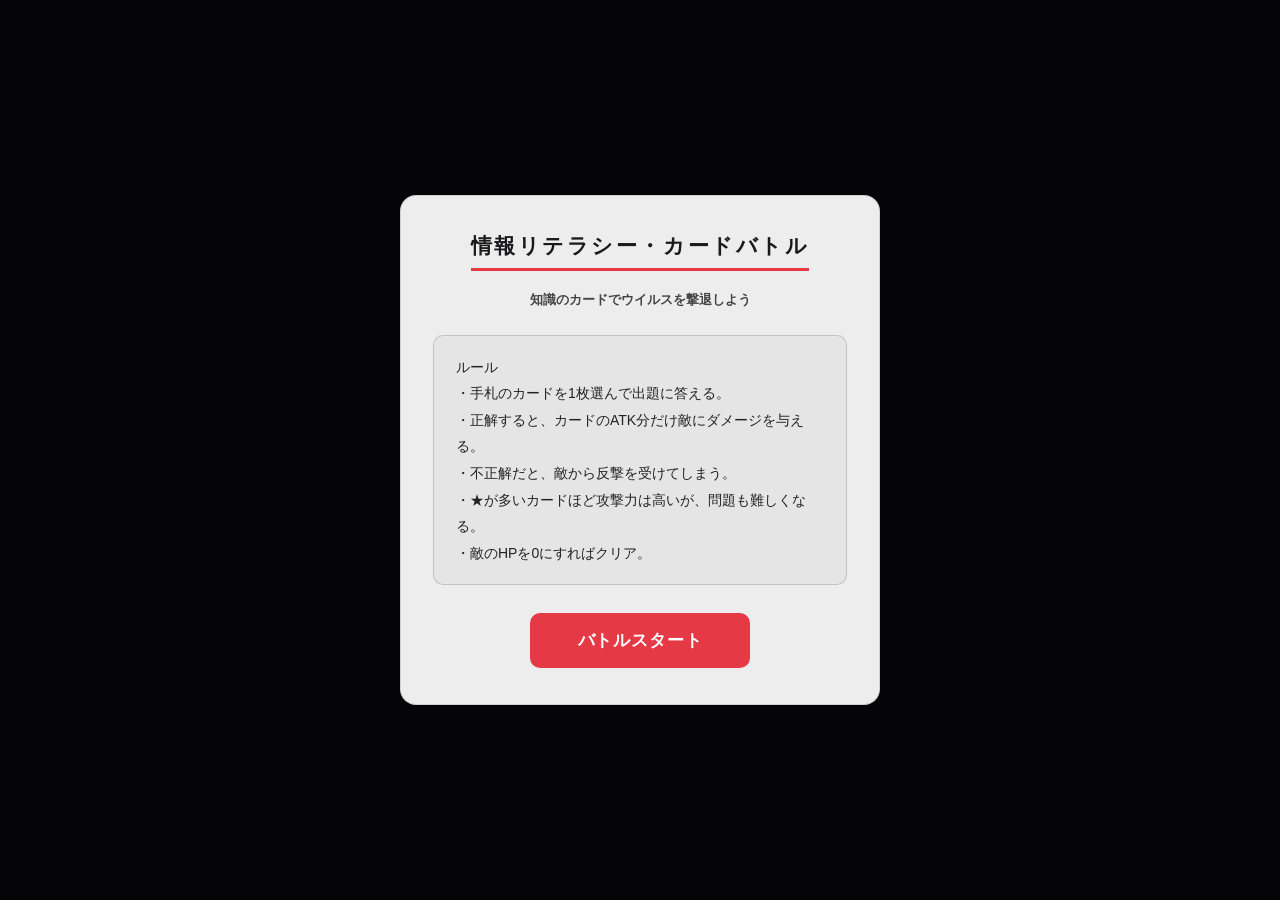
<file: minigames/minigame_card_battle.html>
<!DOCTYPE html>
<html lang="ja">
<head>
<meta charset="UTF-8">
<meta name="viewport" content="width=device-width, initial-scale=1.0">
<title>情報リテラシー・カードバトル</title>
<style>
/* ===== RESET ===== */
* { box-sizing: border-box; user-select: none; margin: 0; padding: 0; }
html, body { width: 100%; height: 100%; }
body {
  font-family: 'Noto Sans JP', sans-serif;
  background: #050508;
  color: #1a1a1c;
  display: flex;
  justify-content: center;
  align-items: center;
  height: 100vh;
  overflow: hidden;
}

/* ===== THEME ===== */
:root {
  --accent: #e63946;
  --accent-rgb: 230, 57, 70;
  --danger: #2563eb;
  --danger-rgb: 37, 99, 235;
}

/* ===== LAYOUT ===== */
#game-container {
  position: relative;
  width: 100%;
  height: 100%;
  max-width: 760px;
  max-height: 680px;
  display: flex;
  flex-direction: column;
  padding: clamp(10px, 2vw, 20px);
  gap: clamp(8px, 1.5vh, 14px);
  overflow: hidden;
}

/* ===== PANEL BASE ===== */
.panel {
  background: rgba(255, 255, 255, 0.93);
  border: 1px solid rgba(0, 0, 0, 0.12);
  border-radius: 16px;
}

/* ===== BATTLE STATUS ===== */
.battle-status {
  position: relative;
  flex: 1 1 auto;
  display: flex;
  flex-direction: column;
  align-items: center;
  gap: clamp(6px, 1.2vh, 12px);
  padding: clamp(12px, 2vh, 18px) clamp(16px, 3vw, 28px);
  overflow: hidden;
}
.player-status {
  flex: 0 0 auto;
  display: flex;
  flex-direction: column;
  align-items: center;
  justify-content: center;
  padding: clamp(10px, 1.6vh, 14px) clamp(16px, 3vw, 28px);
}
.hp-row {
  width: 100%;
  max-width: 420px;
  display: flex;
  flex-direction: column;
  gap: 4px;
}
.hp-row-top {
  display: flex;
  justify-content: space-between;
  align-items: center;
}
.hp-label {
  font-size: clamp(11px, 1.6vw, 13px);
  font-weight: 900;
  letter-spacing: 0.1em;
  color: #444;
}
.hp-value {
  font-size: clamp(16px, 2.6vw, 20px);
  font-weight: 900;
  color: #1a1a1c;
  transition: color 0.2s ease;
}
.hp-row.is-low .hp-value { color: var(--accent); }
.hp-bar-row {
  display: flex;
  align-items: center;
  gap: 6px;
  width: 100%;
}
.hp-bar-label {
  font-size: clamp(10px, 1.4vw, 12px);
  font-weight: 900;
  color: #444;
  flex-shrink: 0;
}
.hp-bar-track {
  flex: 1 1 auto;
  height: 12px;
  border-radius: 6px;
  background: rgba(0, 0, 0, 0.18);
  overflow: hidden;
}
.hp-bar-fill {
  height: 100%;
  width: 100%;
  background: var(--accent);
  transition: width 0.3s ease;
}

.enemy-display {
  flex: 1 1 auto;
  width: 100%;
  min-height: 0;
  display: flex;
  align-items: center;
  justify-content: center;
  overflow: hidden;
}
.enemy-display.is-hit { animation-name: enemyHit; animation-timing-function: ease; }
.enemy-figure {
  width: auto;
  height: 100%;
  max-width: 100%;
  display: block;
}
.enemy-image {
  width: auto;
  height: 100%;
  max-width: 100%;
  object-fit: contain;
  display: block;
}
.ef-body { fill: #15151a; stroke: #f59e0b; stroke-width: 4; }
.ef-spike { stroke: #f59e0b; stroke-width: 4; stroke-linecap: round; }
.ef-eye { fill: #f59e0b; }
@keyframes enemyHit {
  0%, 100% { transform: translateX(0) rotate(0); }
  30% { transform: translateX(-6px) rotate(-4deg); }
  60% { transform: translateX(6px) rotate(4deg); }
}

#game-container.is-shaking { animation-name: screenShake; animation-timing-function: ease; }
@keyframes screenShake {
  0%, 100% { transform: translate(0, 0); }
  20% { transform: translate(-7px, 3px); }
  40% { transform: translate(6px, -4px); }
  60% { transform: translate(-5px, 4px); }
  80% { transform: translate(4px, -2px); }
}

/* ===== HAND / CARD ===== */
.hand-area {
  flex: 0 0 auto;
  display: flex;
  justify-content: center;
  align-items: stretch;
  gap: clamp(8px, 2vw, 16px);
  flex-wrap: wrap;
}
.battle-card {
  width: clamp(108px, 30%, 190px);
  min-height: clamp(168px, 40vh, 226px);
  display: flex;
  flex-direction: column;
  padding: clamp(8px, 1.4vw, 12px);
  border-width: 4px;
  border-color: var(--card-color, #2a2a2e);
  cursor: pointer;
  transition: transform 0.15s ease;
}
.battle-card:hover {
  transform: translateY(-8px);
}
.card-level {
  font-size: clamp(11px, 1.5vw, 13px);
  font-weight: 900;
  letter-spacing: 1px;
  color: var(--card-color, #2a2a2e);
  text-align: center;
  margin-bottom: 4px;
}
.card-name {
  font-size: clamp(11px, 1.6vw, 13px);
  font-weight: 900;
  line-height: 1.3;
  color: #1a1a1c;
  text-align: center;
  min-height: 2.6em;
  margin-bottom: 6px;
}
.card-desc {
  font-size: clamp(9px, 1.25vw, 11px);
  line-height: 1.4;
  color: #222;
  flex: 1;
  display: -webkit-box;
  -webkit-line-clamp: 3;
  -webkit-box-orient: vertical;
  overflow: hidden;
}
.card-foot {
  display: flex;
  justify-content: space-between;
  align-items: baseline;
  border-top: 1px solid rgba(0, 0, 0, 0.12);
  padding-top: 4px;
  margin-top: 4px;
}
.card-atk { font-size: clamp(11px, 1.6vw, 13px); font-weight: 900; color: #1a1a1c; }
.card-attr { font-size: clamp(9px, 1.2vw, 11px); font-weight: 700; color: #555; }

/* ===== QUIZ ===== */
.quiz-overlay {
  position: absolute;
  inset: 0;
  background: rgba(0, 0, 0, 0.55);
  backdrop-filter: blur(6px);
  display: flex;
  align-items: center;
  justify-content: center;
  opacity: 0;
  pointer-events: none;
  transition: opacity 0.2s ease;
  z-index: 30;
  padding: clamp(12px, 3vw, 24px);
}
.quiz-overlay.show { opacity: 1; pointer-events: auto; }
.quiz-panel {
  width: 100%;
  max-width: 460px;
  padding: clamp(18px, 3vw, 28px);
  display: flex;
  flex-direction: column;
  gap: 14px;
}
.quiz-question {
  font-size: clamp(13px, 2vw, 16px);
  font-weight: 900;
  line-height: 1.6;
  color: #1a1a1c;
}
.quiz-options { display: flex; flex-direction: column; gap: 10px; }
.quiz-option {
  text-align: left;
  padding: 12px 14px;
  border-radius: 10px;
  border: 2px solid rgba(0, 0, 0, 0.2);
  background: rgba(255, 255, 255, 0.55);
  font-family: inherit;
  font-size: clamp(11px, 1.6vw, 13px);
  font-weight: 700;
  color: #1a1a1c;
  cursor: pointer;
  transition: border-color 0.15s ease, background 0.15s ease;
}
.quiz-option:hover:not(:disabled) { border-color: var(--accent); background: rgba(var(--accent-rgb), 0.12); }
.quiz-option:disabled { cursor: default; }
.quiz-option.is-correct { border-width: 4px; border-color: var(--accent); background: rgba(var(--accent-rgb), 0.18); }
.quiz-option.is-incorrect { border-width: 4px; border-color: var(--danger); background: rgba(var(--danger-rgb), 0.15); }
.quiz-mark { font-weight: 900; margin-right: 6px; }
.quiz-option.is-correct .quiz-mark { color: var(--accent); }
.quiz-option.is-incorrect .quiz-mark { color: var(--danger); }

/* ===== SYMBOL FLASH ===== */
.symbol-flash {
  position: absolute;
  inset: 0;
  background: rgba(0, 0, 0, 0.55);
  backdrop-filter: blur(6px);
  display: flex;
  align-items: center;
  justify-content: center;
  z-index: 40;
  opacity: 0;
  pointer-events: none;
  transition: opacity 0.15s ease;
  padding: clamp(14px, 3vw, 24px);
  cursor: pointer;
}
.symbol-flash.show { opacity: 1; pointer-events: auto; }
.result-modal {
  width: min(340px, 90%);
  display: flex;
  flex-direction: column;
  border: 6px solid #fff;
  border-radius: 20px;
  overflow: hidden;
}
.result-top {
  background: var(--accent);
  display: flex;
  align-items: center;
  justify-content: center;
  padding: clamp(18px, 4vh, 28px) 0;
}
.symbol-flash.is-wrong .result-top { background: var(--danger); }
.symbol-mark {
  font-size: clamp(48px, 13vw, 72px);
  font-weight: 900;
  line-height: 1;
  color: #fff;
  -webkit-text-stroke: 3px #fff;
  paint-order: stroke fill;
}
.result-bottom {
  background: #fff;
  color: #1a1a1c;
  font-size: clamp(12px, 1.8vw, 14px);
  line-height: 1.8;
  text-align: left;
  padding: clamp(16px, 3vw, 22px);
}

/* ===== SCREENS ===== */
.battle-screen {
  flex: 1 1 auto;
  min-height: 0;
  display: flex;
  flex-direction: column;
  gap: clamp(8px, 1.5vh, 14px);
}
.screen-wrap {
  flex: 1 1 auto;
  min-height: 0;
  display: flex;
  align-items: center;
  justify-content: center;
  padding: clamp(14px, 3vw, 24px);
}
.info-panel { width: min(480px, 92%); padding: 36px 32px; text-align: center; }
.info-panel h1 {
  font-size: clamp(19px, 3.2vw, 27px);
  font-weight: 900;
  letter-spacing: 0.08em;
  color: #1a1a1c;
  margin-bottom: 14px;
}
.info-panel p {
  font-size: clamp(12px, 1.8vw, 14px);
  line-height: 1.7;
  color: #333;
  margin-bottom: 24px;
}
.panel-title-wrap { display: flex; flex-direction: column; align-items: center; margin-bottom: 18px; }
.panel-title {
  font-size: clamp(17px, 2.6vw, 21px);
  font-weight: 900;
  letter-spacing: 0.12em;
  color: #1a1a1c;
  padding-bottom: 8px;
  border-bottom: 3px solid var(--accent);
}
.panel-subtitle {
  font-size: clamp(11px, 1.6vw, 13px);
  font-weight: 700;
  color: #444;
  line-height: 1.7;
  text-align: center;
  margin-bottom: 24px;
}
.rules-box {
  width: 100%;
  text-align: left;
  font-size: 14px;
  line-height: 1.9;
  color: #222;
  background: rgba(0, 0, 0, 0.03);
  border: 1px solid rgba(0, 0, 0, 0.15);
  border-radius: 10px;
  padding: 18px 22px;
  margin-bottom: 28px;
}
.btn-primary {
  font-family: inherit;
  font-size: 17px;
  font-weight: bold;
  letter-spacing: 0.05em;
  padding: 16px 48px;
  border-radius: 10px;
  border: none;
  background: var(--accent);
  color: #fff;
  cursor: pointer;
  transition: filter 0.15s ease;
}
.btn-primary:hover { filter: brightness(1.08); }
.btn-primary:active { filter: brightness(0.95); }

.hidden { display: none !important; }
</style>
</head>
<body>

<div id="game-container"></div>

<script>
const USER_SETTINGS = {
  PLAYER_MAX_HP: 4000,
  ENEMY_MAX_HP: 6000,
  ENEMY_ATK: 1000,

  /* ===== ENEMY_IMAGE (images/ 配下の相対パスを指定。空文字ならSVGのまま) ===== */
  ENEMY_IMAGE: '',

  HAND_SIZE: 3,
  LOW_HP_THRESHOLD: 0.3,

  /* ===== ATTRIBUTE_COLORS (カード枠・レベル表示の色。DEFAULTは属性未指定時) ===== */
  ATTRIBUTE_COLORS: {
    "光": "#eab308",
    "炎": "#f97316",
    "水": "#2563eb",
    "風": "#16a34a",
    "地": "#92653f",
    "闇": "#7c3aed",
    DEFAULT: "#2a2a2e"
  },

  CARD_BALANCE: {
    BASE_ATK: 600,
    ATK_PER_LEVEL: 300
  },

  TIMING: {
    ANSWER_FEEDBACK_MS: 600,
    HIT_ANIM_MS: 300,
    SCREEN_SHAKE_MS: 350,
    RESULT_DELAY_MS: 500
  },

  /* ===== CARDS (1枚ごとにカード情報と出題をまとめて1つのオブジェクトで管理。level = ATKの連動元(atkを個別指定した場合はそちらを優先)。1度使用したら再抽選されない。question.options[0] = correct) ===== */
  CARDS: [
    {
      id: "c1", name: "パスワードロック", attr: "地", level: 1, atk: 600,
      desc: "誰にも知られない暗証番号で、扉を固く閉ざす。",
      question: {
        q: "強いパスワードの条件として正しいものは？",
        options: ["長さがあり、英数字や記号を組み合わせた複雑な文字列", "覚えやすい自分の誕生日や名前", "短くてもよく使う単純な単語", "全サービス共通の覚えやすい言葉"],
        explanation: "誕生日や単純な単語は推測されやすく危険です。長く、英数字や記号を組み合わせた複雑な文字列が安全なパスワードの基本です。"
      }
    },
    {
      id: "c2", name: "ログアウトの作法", attr: "風", level: 1, atk: 600,
      desc: "席を離れる前に、必ず接続を断ち切る基本動作。",
      question: {
        q: "図書館や学校など共有のパソコンを使い終わったら、まず何をするべき？",
        options: ["使用していたアカウントから必ずログアウトする", "ログインしたままにしておく", "次の人のためにブラウザを開けたままにする", "パスワードだけ変えておく"],
        explanation: "共有のパソコンでログインしたままにすると、次に使う人に自分のアカウントを覗かれたり操作されたりする危険があります。使い終わったら必ずログアウトしましょう。"
      }
    },
    {
      id: "c3", name: "迷惑メールフィルター", attr: "風", level: 2, atk: 900,
      desc: "怪しい差出人のメールを自動で振り分け、隔離する。",
      question: {
        q: "知らない人から「荷物の不在通知」とURLが書かれたSMSが届いた。正しい対応は？",
        options: ["URLはクリックせず、公式アプリ等で配送状況を確認する", "急いでURLをクリックして再配達を依頼する", "送信元に電話をかけて確認する", "自分の個人情報を返信して本人確認する"],
        explanation: "宅配業者からの正式な通知が、URL付きのSMSで届くことは基本的にありません。URLは開かず、公式サイトやアプリで配送状況を確認しましょう。"
      }
    },
    {
      id: "c4", name: "画面ロック式神", attr: "光", level: 2, atk: 900,
      desc: "一瞬の隙も見逃さず、端末をすぐさま封印する。",
      question: {
        q: "席を離れてトイレに行く間、ノートパソコンの画面はどうするべき？",
        options: ["画面をロックしてから離れる", "そのまま開けたまま離れる", "電源を切らずに画面を伏せるだけにする", "周りの人に見ておいてと頼む"],
        explanation: "画面を開けたまま離れると、誰でも操作できてしまいます。少しの間でも席を離れるときは、必ず画面をロックしましょう。"
      }
    },
    {
      id: "c5", name: "ウイルススキャナー", attr: "光", level: 3, atk: 1200,
      desc: "潜む不正プログラムを隅々まで洗い出す。",
      question: {
        q: "知らない人からのメールに、見たことのない拡張子の添付ファイルが付いていた。正しい対応は？",
        options: ["安全が確認できない添付ファイルは開かない", "気になるのでとりあえず開いて確認する", "差出人に返信して内容を聞く", "ファイル名を変更してから開く"],
        explanation: "知らない差出人からの不審な添付ファイルには、ウイルスが仕込まれている場合があります。安全が確認できないファイルは開かないようにしましょう。"
      }
    },
    {
      id: "c6", name: "プライバシー設定の守護者", attr: "水", level: 3, atk: 1200,
      desc: "公開範囲を見直し、不要な情報漏れを防ぐ。",
      question: {
        q: "SNSに友達と一緒に撮った写真を投稿したい。正しい行動は？",
        options: ["一緒に写っている友達に許可をもらってから投稿する", "友達だから許可をとらずにすぐに投稿する", "顔が少ししか写っていないので無断で投稿する", "後で消せばいいのでとりあえず投稿する"],
        explanation: "自分以外の人が写っている写真を無断で公開すると、相手のプライバシーを侵害してしまいます。投稿前に必ず本人の許可をとりましょう。"
      }
    },
    {
      id: "c7", name: "アンチウイルス剣士", attr: "光", level: 4, atk: 1500,
      desc: "悪意あるプログラムを検知し、斬り裂く。",
      question: {
        q: "「無料」をうたう怪しいアプリやソフトをダウンロードしようとしている。正しい対応は？",
        options: ["公式の配布元か信頼できるか確認してからインストールする", "無料なのでとりあえずインストールしてみる", "友達がすすめていたのでそのまま入れる", "ウイルス対策ソフトを切ってからインストールする"],
        explanation: "出どころの分からないアプリやソフトには、ウイルスが仕込まれていることがあります。インストール前に、公式の配布元か信頼できるかを必ず確認しましょう。"
      }
    },
    {
      id: "c8", name: "ファクトチェッカー", attr: "風", level: 4, atk: 1500,
      desc: "フェイクニュースを見破り、真実の矢を放つ。",
      question: {
        q: "災害時、SNSで「〇〇地域で暴動が起きている」という投稿を見た。正しい対応は？",
        options: ["公的機関などの信頼できる情報源で事実か確認する", "みんなに知らせるためにすぐにリツイート（拡散）する", "友達全員にLINEでその情報を転送する", "真実だと信じてすぐに行動を起こす"],
        explanation: "災害時はデマや誤情報も一緒に拡散されやすくなります。拡散する前に、自治体や報道機関など信頼できる発信元で事実を確認しましょう。"
      }
    },
    {
      id: "c9", name: "二段階認証の盾", attr: "水", level: 5, atk: 1800,
      desc: "一度の突破では崩れない鉄壁の防御。",
      question: {
        q: "「セキュリティ警告」と称して電話がかかってきて、口座情報を聞かれた。正しい対応は？",
        options: ["その場で情報を伝えず、公式の窓口に自分で連絡して確認する", "信頼できそうな話し方だったので口座情報を伝える", "焦って言われた通りにすぐ対応する", "知らない番号だが念のため一部だけ情報を伝える"],
        explanation: "電話の相手が本物の機関かは、その場では確認できません。一度電話を切り、公式の窓口へ自分で連絡し直しましょう。"
      }
    },
    {
      id: "c10", name: "PW・ジェネレータ", attr: "地", level: 5, atk: 1800,
      desc: "複雑で強固な文字列を生成し、防御を崩させない。",
      question: {
        q: "パスワードを安全に管理する方法として正しいのは？",
        options: ["異なるサービスで別々の長く複雑なパスワードを設定する", "覚えやすいように自分の誕生日をパスワードにする", "1つの強力なパスワードを全てのサイトで使い回す", "モニターの端に付箋でパスワードを貼っておく"],
        explanation: "パスワードを使い回すと、1つのサービスで漏れた情報が他のサービスにも悪用されてしまいます。サービスごとに異なる複雑なパスワードを使いましょう。"
      }
    },
    {
      id: "c11", name: "ファイアウォール竜", attr: "炎", level: 6, atk: 2100,
      desc: "不正なアクセスを業火で焼き尽くし遮断する。",
      question: {
        q: "カフェの「パスワードなしの無料Wi-Fi」を利用する際、避けるべき行動は？",
        options: ["クレジットカード情報を入力してオンラインショッピングをする", "天気予報のサイトを閲覧する", "地図アプリでお店の場所を調べる", "ニュース記事を読む"],
        explanation: "暗号化されていない無料Wi-Fiは通信を盗み見られる可能性があります。クレジットカード番号など重要な情報の入力は避けましょう。"
      }
    },
    {
      id: "c12", name: "暗号化の大魔導士", attr: "闇", level: 6, atk: 2100,
      desc: "重要な情報を強固な暗号で包み、解読を許さない。",
      question: {
        q: "本物の銀行サイトとよく似た偽サイトを見分けるために最も重要な確認は？",
        options: ["URLのスペルやドメインが正規のものと完全に一致しているか確認する", "サイトのデザインがきれいかどうかで判断する", "鍵マークが表示されていれば無条件に信頼する", "検索結果の上位に出てきたかどうかで判断する"],
        explanation: "デザインや鍵マークだけでは偽サイトを見抜けません。URLのスペルやドメインが正規のものと完全に一致しているかを必ず確認しましょう。"
      }
    }
  ]
};

class CardBattleGame {
  constructor(containerId, settings) {
    this.container = document.getElementById(containerId);
    this.settings = settings;
    this.cardPool = settings.CARDS.map(card => ({
      ...card,
      atk: (typeof card.atk === 'number') ? card.atk : this.getAtkForLevel(card.level)
    }));

    this.playerHp = settings.PLAYER_MAX_HP;
    this.enemyHp = settings.ENEMY_MAX_HP;
    this.deck = [];
    this.hand = [];
    this.score = 0;

    this.currentCard = null;
    this.currentQuestion = null;
    this.pendingCorrect = false;
    this.isGameOver = false;
    this.isClear = false;
    this.isBusy = false;

    this.boundHandleClick = this.handleClick.bind(this);
  }

  getAtkForLevel(level) {
    const b = this.settings.CARD_BALANCE;
    return b.BASE_ATK + (level - 1) * b.ATK_PER_LEVEL;
  }

  // ===== INIT =====
  init() {
    this.renderBaseHTML();
    this.cacheUI();
    this.setupEnemyVisual();
    this.container.addEventListener('click', this.boundHandleClick);
  }

  setupEnemyVisual() {
    const path = this.settings.ENEMY_IMAGE;
    if (!path) return;
    const img = this.ui.enemyImage;
    img.onload = () => {
      this.ui.enemyFigure.classList.add('hidden');
      img.classList.remove('hidden');
    };
    img.onerror = () => {
      img.classList.add('hidden');
      this.ui.enemyFigure.classList.remove('hidden');
    };
    img.src = path;
  }

  cacheUI() {
    this.ui = {
      playerHpRow: this.container.querySelector('#ui-player-hp-row'),
      playerHpText: this.container.querySelector('#ui-player-hp-text'),
      playerHpBar: this.container.querySelector('#ui-player-hp-bar'),
      enemyHpRow: this.container.querySelector('#ui-enemy-hp-row'),
      enemyHpText: this.container.querySelector('#ui-enemy-hp-text'),
      enemyHpBar: this.container.querySelector('#ui-enemy-hp-bar'),
      enemyFigure: this.container.querySelector('#ui-enemy-figure'),
      enemyImage: this.container.querySelector('#ui-enemy-image'),
      enemyDisplay: this.container.querySelector('#ui-enemy-display'),
      handArea: this.container.querySelector('#ui-hand-area'),
      symbolFlash: this.container.querySelector('#ui-symbol-flash'),
      symbolMark: this.container.querySelector('#ui-symbol-mark'),
      resultExplanation: this.container.querySelector('#ui-result-explanation'),
      quizOverlay: this.container.querySelector('#ui-quiz-overlay'),
      quizQuestion: this.container.querySelector('#ui-quiz-question'),
      quizOptions: this.container.querySelector('#ui-quiz-options'),
      startScreen: this.container.querySelector('#screen-start'),
      battleScreen: this.container.querySelector('#screen-battle'),
      resultScreen: this.container.querySelector('#screen-result'),
      resultTitle: this.container.querySelector('#result-title'),
      resultMessage: this.container.querySelector('#result-message')
    };
  }

  renderBaseHTML() {
    this.container.innerHTML = `
      <div class="battle-screen hidden" id="screen-battle">
        <div class="battle-status panel">
          <div class="hp-row" id="ui-enemy-hp-row">
            <div class="hp-row-top">
              <span class="hp-label">CYBER VIRUS</span>
              <span class="hp-value" id="ui-enemy-hp-text"></span>
            </div>
            <div class="hp-bar-row">
              <span class="hp-bar-label">HP</span>
              <div class="hp-bar-track">
                <div class="hp-bar-fill" id="ui-enemy-hp-bar"></div>
              </div>
            </div>
          </div>

          <div class="enemy-display" id="ui-enemy-display">
            <svg viewBox="0 0 100 100" id="ui-enemy-figure" class="enemy-figure">
              <circle class="ef-body" cx="50" cy="50" r="26"></circle>
              <g class="ef-spike">
                <line x1="50" y1="12" x2="50" y2="24"></line>
                <line x1="50" y1="76" x2="50" y2="88"></line>
                <line x1="12" y1="50" x2="24" y2="50"></line>
                <line x1="76" y1="50" x2="88" y2="50"></line>
                <line x1="24" y1="24" x2="32" y2="32"></line>
                <line x1="76" y1="24" x2="68" y2="32"></line>
                <line x1="24" y1="76" x2="32" y2="68"></line>
                <line x1="76" y1="76" x2="68" y2="68"></line>
              </g>
              <circle class="ef-eye" cx="40" cy="47" r="5"></circle>
              <circle class="ef-eye" cx="60" cy="47" r="5"></circle>
            </svg>
            <img class="enemy-image hidden" id="ui-enemy-image" alt="">
          </div>
        </div>

        <div class="hand-area" id="ui-hand-area"></div>

        <div class="player-status panel">
          <div class="hp-row" id="ui-player-hp-row">
            <div class="hp-row-top">
              <span class="hp-label">あなた</span>
              <span class="hp-value" id="ui-player-hp-text"></span>
            </div>
            <div class="hp-bar-row">
              <span class="hp-bar-label">HP</span>
              <div class="hp-bar-track">
                <div class="hp-bar-fill" id="ui-player-hp-bar"></div>
              </div>
            </div>
          </div>
        </div>
      </div>

      <div class="symbol-flash" id="ui-symbol-flash" data-action="dismiss-result">
        <div class="result-modal">
          <div class="result-top"><span class="symbol-mark" id="ui-symbol-mark"></span></div>
          <div class="result-bottom" id="ui-result-explanation"></div>
        </div>
      </div>

      <div class="quiz-overlay" id="ui-quiz-overlay">
        <div class="quiz-panel panel">
          <div class="quiz-question" id="ui-quiz-question"></div>
          <div class="quiz-options" id="ui-quiz-options"></div>
        </div>
      </div>

      <div class="screen-wrap" id="screen-start">
        <div class="info-panel panel">
          <div class="panel-title-wrap">
            <div class="panel-title">情報リテラシー・カードバトル</div>
          </div>
          <div class="panel-subtitle">知識のカードでウイルスを撃退しよう</div>
          <div class="rules-box">
            ルール<br>
            ・手札のカードを1枚選んで出題に答える。<br>
            ・正解すると、カードのATK分だけ敵にダメージを与える。<br>
            ・不正解だと、敵から反撃を受けてしまう。<br>
            ・★が多いカードほど攻撃力は高いが、問題も難しくなる。<br>
            ・敵のHPを0にすればクリア。
          </div>
          <button class="btn-primary" data-action="start">バトルスタート</button>
        </div>
      </div>

      <div class="screen-wrap hidden" id="screen-result">
        <div class="info-panel panel">
          <h1 id="result-title"></h1>
          <p id="result-message"></p>
          <button class="btn-primary" data-action="finish">システムからログアウト</button>
        </div>
      </div>
    `;
  }

  handleClick(e) {
    const target = e.target.closest('[data-action]');
    if (!target) return;
    const action = target.getAttribute('data-action');

    if (action === 'start') {
      this.startGame();
    } else if (action === 'finish') {
      this.finishGame();
    } else if (action === 'play-card' && !this.isGameOver && !this.isBusy) {
      const index = target.getAttribute('data-index');
      this.playCard(parseInt(index, 10));
    } else if (action === 'answer-quiz' && !target.disabled) {
      const isCorrect = target.getAttribute('data-correct') === 'true';
      this.handleAnswer(isCorrect, target);
    } else if (action === 'dismiss-result') {
      this.dismissResult();
    }
  }

  startGame() {
    this.ui.startScreen.classList.add('hidden');
    this.ui.battleScreen.classList.remove('hidden');
    this.initDeck();
    this.drawHand();
    this.updateHpUI();
  }

  // ===== DECK / HAND =====
  initDeck() {
    this.deck = this.shuffleArray(this.cardPool);
  }

  drawHand() {
    this.hand = [];
    for (let i = 0; i < this.settings.HAND_SIZE; i++) {
      if (this.deck.length === 0) break;
      this.hand.push(this.deck.pop());
    }
    this.renderHand();
  }

  renderHand() {
    this.ui.handArea.innerHTML = '';
    this.hand.forEach((card, index) => {
      const cardColor = this.getCardColor(card.attr);
      const attrLabel = card.attr || '-';
      const cardHTML = `
        <div class="battle-card panel" data-action="play-card" data-index="${index}" style="--card-color: ${cardColor};">
          <div class="card-level">${'★'.repeat(card.level)}</div>
          <div class="card-name">${card.name}</div>
          <div class="card-desc" title="${card.desc}">${card.desc}</div>
          <div class="card-foot">
            <div class="card-atk">ATK ${card.atk}</div>
            <div class="card-attr">属性：${attrLabel}</div>
          </div>
        </div>
      `;
      this.ui.handArea.insertAdjacentHTML('beforeend', cardHTML);
    });
  }

  getCardColor(attr) {
    const colors = this.settings.ATTRIBUTE_COLORS;
    return (attr && colors[attr]) ? colors[attr] : colors.DEFAULT;
  }

  playCard(handIndex) {
    this.isBusy = true;
    this.currentCard = this.hand[handIndex];
    this.hand.splice(handIndex, 1);
    if (this.deck.length > 0) {
      this.hand.splice(handIndex, 0, this.deck.pop());
    }
    this.renderHand();

    this.showQuiz(this.currentCard);
  }

  // ===== QUIZ FLOW =====
  showQuiz(card) {
    const qData = card.question;
    this.currentQuestion = qData;

    this.ui.quizQuestion.textContent = qData.q;

    const optionsWithMeta = qData.options.map((text, idx) => ({
      text: text,
      isCorrect: idx === 0
    }));
    const shuffledOptions = this.shuffleArray(optionsWithMeta);

    this.ui.quizOptions.innerHTML = '';
    shuffledOptions.forEach(opt => {
      const btn = document.createElement('button');
      btn.className = 'quiz-option';
      btn.textContent = opt.text;
      btn.setAttribute('data-action', 'answer-quiz');
      btn.setAttribute('data-correct', opt.isCorrect);
      this.ui.quizOptions.appendChild(btn);
    });

    this.ui.quizOverlay.classList.add('show');
  }

  handleAnswer(isCorrect, btnEl) {
    const buttons = this.ui.quizOptions.querySelectorAll('.quiz-option');
    buttons.forEach(b => b.disabled = true);

    btnEl.classList.add(isCorrect ? 'is-correct' : 'is-incorrect');
    btnEl.insertAdjacentHTML('afterbegin', `<span class="quiz-mark">${isCorrect ? '○' : '×'}</span>`);

    setTimeout(() => {
      this.ui.quizOverlay.classList.remove('show');
      this.resolveAction(isCorrect);
    }, this.settings.TIMING.ANSWER_FEEDBACK_MS);
  }

  // ===== BATTLE RESOLUTION =====
  resolveAction(isCorrect) {
    this.pendingCorrect = isCorrect;
    this.showSymbolFlash(isCorrect);
  }

  showSymbolFlash(isCorrect) {
    this.ui.symbolMark.textContent = isCorrect ? '○' : '✕';
    this.ui.resultExplanation.textContent = this.currentQuestion.explanation;
    this.ui.symbolFlash.className = `symbol-flash show ${isCorrect ? '' : 'is-wrong'}`.trim();
  }

  dismissResult() {
    if (!this.ui.symbolFlash.classList.contains('show')) return;
    this.ui.symbolFlash.classList.remove('show');

    const isCorrect = this.pendingCorrect;
    if (isCorrect) {
      this.score += this.currentCard.atk;
      this.enemyHp = Math.max(0, this.enemyHp - this.currentCard.atk);
      this.playHitAnim(this.ui.enemyDisplay);
    } else {
      this.playerHp = Math.max(0, this.playerHp - this.settings.ENEMY_ATK);
      this.playScreenShake();
    }
    this.updateHpUI();
    this.isBusy = false;
    this.checkWinLose();
  }

  playHitAnim(el) {
    el.style.animationDuration = `${this.settings.TIMING.HIT_ANIM_MS}ms`;
    el.classList.add('is-hit');
    setTimeout(() => el.classList.remove('is-hit'), this.settings.TIMING.HIT_ANIM_MS);
  }

  playScreenShake() {
    this.container.style.animationDuration = `${this.settings.TIMING.SCREEN_SHAKE_MS}ms`;
    this.container.classList.add('is-shaking');
    setTimeout(() => this.container.classList.remove('is-shaking'), this.settings.TIMING.SCREEN_SHAKE_MS);
  }

  // ===== UI UPDATE =====
  updateHpUI() {
    const enemyRatio = this.enemyHp / this.settings.ENEMY_MAX_HP;
    this.ui.enemyHpText.textContent = `${this.enemyHp} / ${this.settings.ENEMY_MAX_HP}`;
    this.ui.enemyHpBar.style.width = `${Math.max(0, enemyRatio) * 100}%`;
    this.ui.enemyHpRow.classList.toggle('is-low', enemyRatio <= this.settings.LOW_HP_THRESHOLD);

    const playerRatio = this.playerHp / this.settings.PLAYER_MAX_HP;
    this.ui.playerHpText.textContent = `${this.playerHp} / ${this.settings.PLAYER_MAX_HP}`;
    this.ui.playerHpBar.style.width = `${Math.max(0, playerRatio) * 100}%`;
    this.ui.playerHpRow.classList.toggle('is-low', playerRatio <= this.settings.LOW_HP_THRESHOLD);
  }

  shuffleArray(array) {
    const arr = [...array];
    for (let i = arr.length - 1; i > 0; i--) {
      const j = Math.floor(Math.random() * (i + 1));
      [arr[i], arr[j]] = [arr[j], arr[i]];
    }
    return arr;
  }

  // ===== GAME END =====
  checkWinLose() {
    if (this.enemyHp <= 0) {
      this.endGame(true, "ウイルスを完全に駆除した！");
    } else if (this.playerHp <= 0) {
      this.endGame(false, "システムが乗っ取られました...");
    }
  }

  endGame(isClear, reasonMsg) {
    this.isClear = isClear;
    this.isGameOver = true;
    if (isClear) this.score += this.playerHp;

    setTimeout(() => {
      this.ui.resultTitle.textContent = isClear ? "SYSTEM CLEAR" : "SYSTEM DOWN";
      this.ui.resultTitle.style.color = isClear ? "var(--accent)" : "var(--danger)";
      this.ui.resultMessage.innerHTML = `${reasonMsg}<br><br>BATTLE SCORE: ${this.score}`;
      this.ui.battleScreen.classList.add('hidden');
      this.ui.resultScreen.classList.remove('hidden');
    }, this.settings.TIMING.RESULT_DELAY_MS);
  }

  finishGame() {
    window.parent.postMessage({
      type: 'MINIGAME_END',
      flags: {
        minigame_score: this.score,
        minigame_clear: this.isClear
      }
    }, '*');

    this.destroy();
  }

  destroy() {
    this.container.removeEventListener('click', this.boundHandleClick);
    this.container.innerHTML = '';
  }
}

document.addEventListener('DOMContentLoaded', () => {
  const game = new CardBattleGame('game-container', USER_SETTINGS);
  game.init();
});
</script>
</body>
</html>
</file>
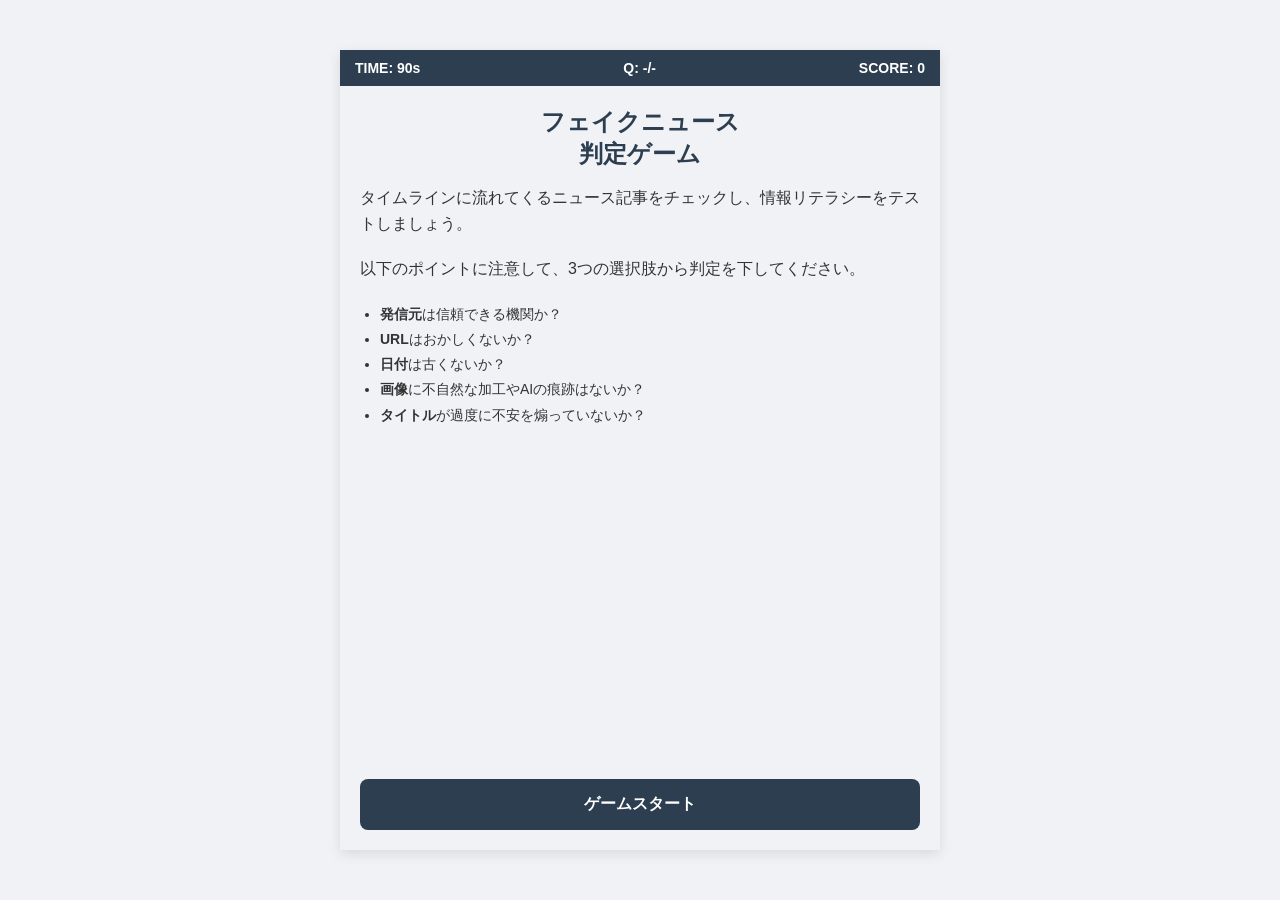
<file: minigames/minigame_fakenews.html>
<!DOCTYPE html>
<html lang="ja">
<head>
    <meta charset="UTF-8">
    <meta name="viewport" content="width=device-width, initial-scale=1.0">
    <title>フェイクニュース判定ゲーム</title>
    <style>
        /* =========================================
           CSS Styles
        ========================================= */
        :root {
            --primary-color: #2c3e50;
            --bg-color: #f0f2f5;
            --card-bg: #ffffff;
            --text-main: #333333;
            --text-sub: #65676b;
            --border-color: #ced0d4;
            --btn-reliable: #2ecc71;
            --btn-insufficient: #f39c12;
            --btn-suspicious: #e74c3c;
        }

        * {
            box-sizing: border-box;
            margin: 0;
            padding: 0;
        }

        body {
            font-family: 'Helvetica Neue', Arial, 'Hiragino Kaku Gothic ProN', 'Hiragino Sans', Meiryo, sans-serif;
            background-color: var(--bg-color);
            color: var(--text-main);
            display: flex;
            justify-content: center;
            align-items: center;
            min-height: 100vh;
            overflow: hidden;
        }

        #game-container {
            width: 100%;
            max-width: 600px;
            height: 100vh;
            max-height: 800px;
            background-color: var(--bg-color);
            position: relative;
            display: flex;
            flex-direction: column;
            box-shadow: 0 4px 12px rgba(0,0,0,0.1);
        }

        /* Header (Status bar) */
        #header {
            display: flex;
            justify-content: space-between;
            padding: 10px 15px;
            background-color: var(--primary-color);
            color: white;
            font-weight: bold;
            font-size: 14px;
        }

        /* Screens */
        .screen {
            display: none;
            flex: 1;
            flex-direction: column;
            padding: 20px;
            overflow-y: auto;
        }
        .screen.active {
            display: flex;
        }

        h1 {
            font-size: 24px;
            margin-bottom: 15px;
            color: var(--primary-color);
            text-align: center;
        }

        p {
            line-height: 1.6;
            margin-bottom: 20px;
        }

        /* News Card */
        #news-card {
            background-color: var(--card-bg);
            border-radius: 8px;
            border: 1px solid var(--border-color);
            padding: 15px;
            margin-bottom: 20px;
            box-shadow: 0 1px 3px rgba(0,0,0,0.05);
        }

        .news-header {
            display: flex;
            justify-content: space-between;
            margin-bottom: 10px;
            font-size: 13px;
            color: var(--text-sub);
        }

        .news-source { font-weight: bold; color: var(--text-main); }
        
        .news-url {
            font-size: 12px;
            color: #0066cc;
            background-color: #f8f9fa;
            padding: 5px;
            border-radius: 4px;
            margin-bottom: 10px;
            word-break: break-all;
        }

        .news-image {
            background-color: #e9ecef;
            border: 1px dashed #adb5bd;
            border-radius: 8px;
            padding: 20px;
            text-align: center;
            margin-bottom: 15px;
            font-size: 14px;
            color: #495057;
            display: flex;
            flex-direction: column;
            gap: 5px;
        }
        .image-label { font-size: 12px; font-weight: bold; }

        .news-body h2 {
            font-size: 18px;
            margin-bottom: 10px;
            color: var(--text-main);
            line-height: 1.4;
        }

        .news-body p {
            font-size: 14px;
            margin-bottom: 0;
        }

        /* Controls */
        #controls {
            display: grid;
            grid-template-columns: 1fr;
            gap: 10px;
            margin-top: auto;
        }

        button {
            padding: 15px;
            font-size: 16px;
            font-weight: bold;
            border: none;
            border-radius: 8px;
            cursor: pointer;
            transition: transform 0.1s, opacity 0.2s;
            color: white;
        }
        button:active { transform: scale(0.98); }
        button:disabled { opacity: 0.5; cursor: not-allowed; transform: none; }

        #start-btn, #next-btn, #end-btn {
            background-color: var(--primary-color);
            width: 100%;
            margin-top: auto;
        }

        .btn-judge[data-answer="reliable"] { background-color: var(--btn-reliable); }
        .btn-judge[data-answer="insufficient"] { background-color: var(--btn-insufficient); color: #fff; }
        .btn-judge[data-answer="suspicious"] { background-color: var(--btn-suspicious); }

        /* Feedback Screen */
        #feedback-result {
            font-size: 28px;
            text-align: center;
            margin-bottom: 20px;
            padding: 10px;
            border-radius: 8px;
        }
        .result-correct { background-color: #d4edda; color: #155724; }
        .result-incorrect { background-color: #f8d7da; color: #721c24; }
        
        #feedback-explanation {
            background-color: white;
            padding: 15px;
            border-radius: 8px;
            border-left: 5px solid var(--primary-color);
            font-size: 15px;
        }

        /* End Screen */
        .end-status {
            text-align: center;
            font-size: 20px;
            font-weight: bold;
            margin: 20px 0;
            padding: 20px;
            border-radius: 8px;
            background-color: #fff;
        }
    </style>
</head>
<body>

<div id="game-container">
    <!-- Status Header -->
    <div id="header">
        <span id="timer-display">TIME: --</span>
        <span id="progress-display">Q: -/-</span>
        <span id="score-display">SCORE: 0</span>
    </div>

    <!-- Screen 1: Start -->
    <div id="start-screen" class="screen active">
        <h1>フェイクニュース<br>判定ゲーム</h1>
        <p>タイムラインに流れてくるニュース記事をチェックし、情報リテラシーをテストしましょう。</p>
        <p>以下のポイントに注意して、3つの選択肢から判定を下してください。</p>
        <ul style="margin-left: 20px; margin-bottom: 20px; font-size: 14px; line-height: 1.8;">
            <li><b>発信元</b>は信頼できる機関か？</li>
            <li><b>URL</b>はおかしくないか？</li>
            <li><b>日付</b>は古くないか？</li>
            <li><b>画像</b>に不自然な加工やAIの痕跡はないか？</li>
            <li><b>タイトル</b>が過度に不安を煽っていないか？</li>
        </ul>
        <button id="start-btn">ゲームスタート</button>
    </div>

    <!-- Screen 2: Game -->
    <div id="game-screen" class="screen">
        <div id="news-card">
            <div class="news-header">
                <div class="news-source" id="val-source"></div>
                <div class="news-date" id="val-date"></div>
            </div>
            <div class="news-url" id="val-url"></div>
            <div class="news-image">
                <span class="image-label">【添付画像の内容】</span>
                <span id="val-image-desc"></span>
            </div>
            <div class="news-body">
                <h2 id="val-title"></h2>
                <p id="val-content"></p>
            </div>
        </div>
        <div id="controls">
            <button class="btn-judge" data-answer="reliable">⭕ 信頼できる (公的・確実)</button>
            <button class="btn-judge" data-answer="insufficient">❓ 保留 (証拠不十分・個人の噂)</button>
            <button class="btn-judge" data-answer="suspicious">❌ 怪しい (偽情報の可能性大)</button>
        </div>
    </div>

    <!-- Screen 3: Feedback -->
    <div id="feedback-screen" class="screen">
        <div id="feedback-result"></div>
        <p><b>【解説】</b></p>
        <div id="feedback-explanation"></div>
        <button id="next-btn">次のニュースへ</button>
    </div>

    <!-- Screen 4: End -->
    <div id="end-screen" class="screen">
        <h1>判定完了</h1>
        <div class="end-status">
            <div id="final-score" style="font-size: 28px; margin-bottom: 10px;"></div>
            <div id="clear-status"></div>
        </div>
        <p style="text-align: center; font-size: 14px; color: var(--text-sub);">
            すべての情報を疑うのではなく、<br>根拠を基に判断することが大切です。
        </p>
        <button id="end-btn">結果を送信して終了</button>
    </div>
</div>

<script>
/* =========================================
   Configuration (設定)
========================================= */
const USER_SETTINGS = {
    TOTAL_QUESTIONS: 5,        // 出題数
    CLEAR_SCORE: 3,            // クリア条件となる正解数
    TIME_LIMIT_SEC: 90,        // 全体の制限時間(秒)
    SCORE_PER_CORRECT: 1       // 1問正解あたりのスコア
};

/* =========================================
   Game Data (問題データ)
========================================= */
const NEWS_DATABASE = [
    {
        title: "【緊急速報】明日から水道水が有料化！？今すぐ備蓄を！",
        source: "まとめニュース速報",
        url: "http://matome-news-sokuho.unknown.domain/article/1",
        date: "2023年10月24日",
        imageDesc: "蛇口からお札が出ている雑なコラージュ画像",
        content: "政府関係者によると、明日から全国で水道水の従量課金が大幅に値上げされるとのこと。信じられない人は今すぐシェアして周りに知らせよう！",
        correctAnswer: "suspicious",
        explanation: "タイトルが過度に不安を煽っており、情報源が不明確なまとめサイトです。URLのドメインも不自然です。偽情報の典型的なパターンです。"
    },
    {
        title: "大雨に伴う避難指示の発令について",
        source: "〇〇市 防災対策課",
        url: "https://www.city.example.lg.jp/bousai/12345",
        date: "本日 14:00",
        imageDesc: "市役所の公式ロゴマーク",
        content: "〇〇川の氾濫危険水位到達の見込みのため、第1、第2地区に避難指示を発令しました。対象地域の方は速やかに安全な場所へ避難してください。",
        correctAnswer: "reliable",
        explanation: "地方公共団体を示す「lg.jp」ドメインを持つ公式サイトからの発表です。発信元が明確で客観的な事実に基づいています。"
    },
    {
        title: "近所のスーパーで宇宙人を見た！",
        source: "SNSユーザー @UFO_hunter",
        url: "https://sns.example.com/ufo_hunter/post/999",
        date: "昨日 22:30",
        imageDesc: "ピンボケして何が写っているか全くわからない暗い写真",
        content: "絶対宇宙人だった！友達も見たって言ってる。みんな気を付けて！",
        correctAnswer: "insufficient",
        explanation: "個人の主観的な投稿であり、客観的な証拠（鮮明な画像や複数の信頼できる目撃情報）が不足しています。事実として拡散するには根拠が弱すぎます。"
    },
    {
        title: "画期的！1日1粒で1ヶ月-10kgのサプリがついに完成",
        source: "美容と健康ラボ",
        url: "https://beauty-health-labo.com/diet-miracle",
        date: "2024年4月1日",
        imageDesc: "白衣を着た人物の写真（背景の文字がぐちゃぐちゃで、指の数がおかしいなどAI生成の痕跡あり）",
        content: "有名大学の教授も絶賛！今なら初回無料（※定期購入の縛りあり）。在庫がなくなる前に急いで購入を！",
        correctAnswer: "suspicious",
        explanation: "「1ヶ月-10kg」などの極端な効果を謳っており、画像にAI生成特有の破綻が見られます。詐欺的な広告の可能性が高いです。"
    },
    {
        title: "大雪で交通機関が完全に麻痺。帰宅困難者が続出",
        source: "全国ニュース通信社",
        url: "https://www.news-agency.example.jp/society/20180122",
        date: "2018年1月22日", 
        imageDesc: "雪に覆われた駅前で立ち往生する人々の写真",
        content: "首都圏を中心に記録的な大雪となり、JR各線は運転を見合わせています。駅周辺は大混乱となっています。",
        correctAnswer: "suspicious",
        explanation: "ニュースの発信元自体は実在するものですが、【日付が数年前】のものです。古い災害ニュースが「今起きている」かのように拡散されるケースには注意が必要です。"
    },
    {
        title: "新しいデザインの紙幣の発行が開始されました",
        source: "日本銀行",
        url: "https://www.boj.or.jp/note_tfjgs/note/n_note/index.htm",
        date: "2024年7月3日",
        imageDesc: "新紙幣（一万円、五千円、千円）のサンプル画像",
        content: "本日より、新しいデザインの日本銀行券（紙幣）の発行を開始しました。なお、従来の旧紙幣も引き続きご使用いただけます。",
        correctAnswer: "reliable",
        explanation: "日本銀行の公式ウェブサイト（or.jpドメイン）からの正式な発表であり、客観的事実に基づいた信頼できる情報です。"
    }
];

/* =========================================
   Game Logic Class
========================================= */
class FakeNewsGame {
    constructor() {
        this.score = 0;
        this.currentQuestionIndex = 0;
        this.timeRemaining = USER_SETTINGS.TIME_LIMIT_SEC;
        this.timerInterval = null;
        this.questions = [];
        this.isClear = false;

        // DOM Elements cache
        this.dom = {
            screens: document.querySelectorAll('.screen'),
            timer: document.getElementById('timer-display'),
            progress: document.getElementById('progress-display'),
            score: document.getElementById('score-display'),
            // Card elements
            source: document.getElementById('val-source'),
            date: document.getElementById('val-date'),
            url: document.getElementById('val-url'),
            imageDesc: document.getElementById('val-image-desc'),
            title: document.getElementById('val-title'),
            content: document.getElementById('val-content'),
            // Feedback elements
            fbResult: document.getElementById('feedback-result'),
            fbExplanation: document.getElementById('feedback-explanation'),
            // End elements
            finalScore: document.getElementById('final-score'),
            clearStatus: document.getElementById('clear-status'),
            // Buttons
            startBtn: document.getElementById('start-btn'),
            nextBtn: document.getElementById('next-btn'),
            endBtn: document.getElementById('end-btn'),
            judgeBtns: document.querySelectorAll('.btn-judge')
        };

        // Bindings for event listeners to maintain 'this' context and allow removal
        this.handleStart = this.startGame.bind(this);
        this.handleNext = this.nextQuestion.bind(this);
        this.handleEnd = this.finishGame.bind(this);
        this.handleJudge = this.processAnswer.bind(this);
    }

    init() {
        this.dom.startBtn.addEventListener('click', this.handleStart);
        this.dom.nextBtn.addEventListener('click', this.handleNext);
        this.dom.endBtn.addEventListener('click', this.handleEnd);
        
        this.dom.judgeBtns.forEach(btn => {
            btn.addEventListener('click', this.handleJudge);
        });

        this.updateHeader();
    }

    showScreen(screenId) {
        this.dom.screens.forEach(screen => screen.classList.remove('active'));
        document.getElementById(screenId).classList.add('active');
    }

    shuffleArray(array) {
        const arr = [...array];
        for (let i = arr.length - 1; i > 0; i--) {
            const j = Math.floor(Math.random() * (i + 1));
            [arr[i], arr[j]] = [arr[j], arr[i]];
        }
        return arr;
    }

    startGame() {
        // Prepare questions
        const shuffled = this.shuffleArray(NEWS_DATABASE);
        this.questions = shuffled.slice(0, USER_SETTINGS.TOTAL_QUESTIONS);
        
        this.score = 0;
        this.currentQuestionIndex = 0;
        this.timeRemaining = USER_SETTINGS.TIME_LIMIT_SEC;
        
        this.startTimer();
        this.renderQuestion();
        this.showScreen('game-screen');
    }

    startTimer() {
        this.updateHeader();
        this.timerInterval = setInterval(() => {
            this.timeRemaining--;
            this.updateHeader();
            if (this.timeRemaining <= 0) {
                this.timeUp();
            }
        }, 1000);
    }

    stopTimer() {
        if (this.timerInterval) {
            clearInterval(this.timerInterval);
            this.timerInterval = null;
        }
    }

    updateHeader() {
        this.dom.timer.textContent = `TIME: ${Math.max(0, this.timeRemaining)}s`;
        this.dom.score.textContent = `SCORE: ${this.score}`;
        
        if (this.questions.length > 0) {
            const displayIndex = Math.min(this.currentQuestionIndex + 1, USER_SETTINGS.TOTAL_QUESTIONS);
            this.dom.progress.textContent = `Q: ${displayIndex}/${USER_SETTINGS.TOTAL_QUESTIONS}`;
        }
    }

    renderQuestion() {
        const q = this.questions[this.currentQuestionIndex];
        this.dom.source.textContent = q.source;
        this.dom.date.textContent = q.date;
        this.dom.url.textContent = q.url;
        this.dom.imageDesc.textContent = q.imageDesc;
        this.dom.title.textContent = q.title;
        this.dom.content.textContent = q.content;
        this.updateHeader();
    }

    processAnswer(event) {
        const selectedAnswer = event.currentTarget.getAttribute('data-answer');
        const q = this.questions[this.currentQuestionIndex];
        const isCorrect = (selectedAnswer === q.correctAnswer);

        if (isCorrect) {
            this.score += USER_SETTINGS.SCORE_PER_CORRECT;
            this.dom.fbResult.textContent = "⭕ 正解！";
            this.dom.fbResult.className = "result-correct";
        } else {
            this.dom.fbResult.textContent = "❌ 不正解...";
            this.dom.fbResult.className = "result-incorrect";
        }

        this.dom.fbExplanation.textContent = q.explanation;
        this.updateHeader();
        this.showScreen('feedback-screen');
    }

    nextQuestion() {
        this.currentQuestionIndex++;
        if (this.currentQuestionIndex >= USER_SETTINGS.TOTAL_QUESTIONS) {
            this.endGame();
        } else {
            this.renderQuestion();
            this.showScreen('game-screen');
        }
    }

    timeUp() {
        this.stopTimer();
        alert("タイムアップ！");
        this.endGame();
    }

    endGame() {
        this.stopTimer();
        this.isClear = this.score >= USER_SETTINGS.CLEAR_SCORE;
        
        this.dom.finalScore.textContent = `スコア: ${this.score} / ${USER_SETTINGS.TOTAL_QUESTIONS * USER_SETTINGS.SCORE_PER_CORRECT}`;
        
        if (this.isClear) {
            this.dom.clearStatus.textContent = "🎉 クリア！優れた情報リテラシーです！";
            this.dom.clearStatus.style.color = "#2ecc71";
        } else {
            this.dom.clearStatus.textContent = "💦 ゲームオーバー。情報の見極めに注意しましょう。";
            this.dom.clearStatus.style.color = "#e74c3c";
        }

        this.showScreen('end-screen');
    }

    finishGame() {
        // Collect results
        const finalScore = this.score;
        const finalClearStatus = this.isClear;

        // Cleanup before sending message to avoid any memory leaks
        this.destroy();

        // Send postMessage to parent window
        window.parent.postMessage({
            type: 'MINIGAME_END',
            flags: {
                minigame_score: finalScore,
                minigame_clear: finalClearStatus
            }
        }, '*');
    }

    destroy() {
        this.stopTimer();

        // Remove event listeners
        this.dom.startBtn.removeEventListener('click', this.handleStart);
        this.dom.nextBtn.removeEventListener('click', this.handleNext);
        this.dom.endBtn.removeEventListener('click', this.handleEnd);
        
        this.dom.judgeBtns.forEach(btn => {
            btn.removeEventListener('click', this.handleJudge);
        });
    }
}

/* =========================================
   Initialization
========================================= */
document.addEventListener('DOMContentLoaded', () => {
    const game = new FakeNewsGame();
    game.init();
});
</script>

</body>
</html>
</file>
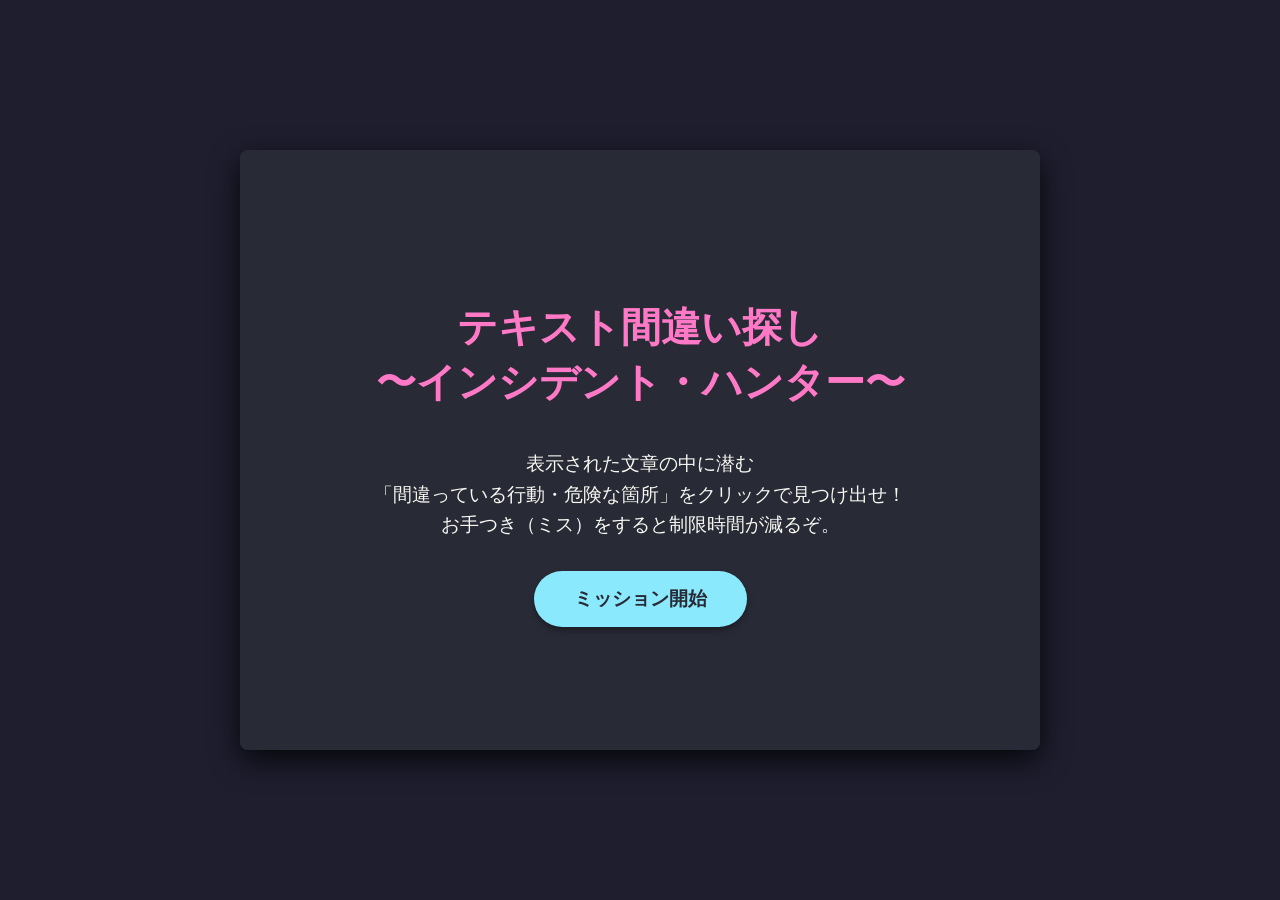
<file: minigames/minigame_Find_the_Mistake.html>
<!DOCTYPE html>
<html lang="ja">
<head>
  <meta charset="UTF-8">
  <meta name="viewport" content="width=device-width, initial-scale=1.0">
  <title>情報リテラシー・間違い探しゲーム</title>
  <style>
    /* =========================================================
       CSS リセット & 基本設定
    ========================================================= */
    * {
      box-sizing: border-box;
      user-select: none;
    }
    body {
      margin: 0;
      padding: 0;
      font-family: "Helvetica Neue", Arial, "Hiragino Kaku Gothic ProN", "Hiragino Sans", Meiryo, sans-serif;
      background-color: #1e1e2f;
      color: #eaeaea;
      display: flex;
      justify-content: center;
      align-items: center;
      height: 100vh;
      overflow: hidden;
    }

    #game-container {
      position: relative;
      width: 100%;
      max-width: 800px;
      height: 100%;
      max-height: 600px;
      background-color: #282a36;
      display: flex;
      flex-direction: column;
      box-shadow: 0 10px 30px rgba(0,0,0,0.8);
      overflow: hidden;
      border-radius: 8px;
    }

    /* =========================================================
       ヘッダー（ステータス情報）
    ========================================================= */
    .header {
      display: flex;
      justify-content: space-between;
      align-items: center;
      padding: 15px 20px;
      background-color: #1e1e2f;
      border-bottom: 2px solid #44475a;
      font-size: 1.2rem;
      font-weight: bold;
    }
    .text-time { color: #50fa7b; }
    .text-score { color: #f1fa8c; }
    .text-progress { color: #8be9fd; }
    
    /* タイムペナルティ時の赤文字エフェクト */
    .time-penalty {
      color: #ff5555 !important;
      animation: flash-red 0.5s;
    }

    /* =========================================================
       メインプレイエリア（お題と文章）
    ========================================================= */
    .play-area {
      flex: 1;
      padding: 30px;
      display: flex;
      flex-direction: column;
      position: relative;
    }
    
    .situation-box {
      font-size: 1.1rem;
      color: #bd93f9;
      margin-bottom: 20px;
      padding: 15px;
      background-color: rgba(189, 147, 249, 0.1);
      border-left: 5px solid #bd93f9;
      border-radius: 4px;
      line-height: 1.4;
    }

    .phrase-container {
      display: flex;
      flex-wrap: wrap;
      gap: 8px;
      font-size: 1.3rem;
      line-height: 2.2;
      align-items: center;
    }

    .phrase-btn {
      background: transparent;
      border: 1px solid #6272a4;
      color: #f8f8f2;
      padding: 4px 10px;
      border-radius: 6px;
      cursor: pointer;
      font-size: inherit;
      transition: all 0.2s;
    }
    .phrase-btn:hover {
      background-color: #44475a;
      border-color: #8be9fd;
    }
    .phrase-btn:active {
      transform: scale(0.95);
    }

    /* クリック時のフィードバック演出 */
    .phrase-btn.wrong-click {
      background-color: #ff5555 !important;
      color: #fff !important;
      border-color: #ff5555 !important;
      animation: shake 0.3s;
    }
    .phrase-btn.correct-click {
      background-color: #50fa7b !important;
      color: #282a36 !important;
      border-color: #50fa7b !important;
      font-weight: bold;
    }

    @keyframes shake {
      0% { transform: translateX(0); }
      25% { transform: translateX(-5px); }
      50% { transform: translateX(5px); }
      75% { transform: translateX(-5px); }
      100% { transform: translateX(0); }
    }
    @keyframes flash-red {
      0%, 100% { color: #50fa7b; }
      50% { color: #ff5555; text-shadow: 0 0 10px #ff5555; }
    }

    /* =========================================================
       解説モーダル（学習効果の要）
    ========================================================= */
    .explanation-modal {
      position: absolute;
      top: 0; left: 0; right: 0; bottom: 0;
      background-color: rgba(40, 42, 54, 0.95);
      display: flex;
      flex-direction: column;
      justify-content: center;
      align-items: center;
      padding: 40px;
      z-index: 10;
      opacity: 0;
      pointer-events: none;
      transition: opacity 0.3s;
    }
    .explanation-modal.show {
      opacity: 1;
      pointer-events: auto;
    }
    .exp-title {
      font-size: 2rem;
      color: #50fa7b;
      margin-bottom: 20px;
      font-weight: bold;
    }
    .exp-text {
      font-size: 1.2rem;
      line-height: 1.6;
      text-align: left;
      margin-bottom: 30px;
      max-width: 600px;
    }

    /* =========================================================
       各種画面（スタート、リザルト）
    ========================================================= */
    .screen {
      position: absolute;
      top: 0; left: 0; right: 0; bottom: 0;
      background-color: #282a36;
      display: flex;
      flex-direction: column;
      justify-content: center;
      align-items: center;
      z-index: 20;
    }
    .screen h1 { font-size: 2.5rem; margin-bottom: 20px; text-align: center; color: #ff79c6;}
    .screen p { font-size: 1.2rem; margin-bottom: 30px; text-align: center; line-height: 1.6; color: #f8f8f2;}
    
    .action-btn {
      padding: 15px 40px;
      font-size: 1.2rem;
      font-weight: bold;
      color: #282a36;
      background-color: #8be9fd;
      border: none;
      border-radius: 30px;
      cursor: pointer;
      transition: background-color 0.2s, transform 0.1s;
      box-shadow: 0 4px 6px rgba(0,0,0,0.3);
    }
    .action-btn:hover { background-color: #50fa7b; }
    .action-btn:active { transform: translateY(2px); box-shadow: 0 1px 3px rgba(0,0,0,0.3); }
    
    .hidden { display: none !important; }
  </style>
</head>
<body>

  <div id="game-container">
    <!-- UIはJSで構築します -->
  </div>

<script>
  /**
   * =====================================================================
   * 【設定項目】 USER_SETTINGS
   * =====================================================================
   */
  const USER_SETTINGS = {
    // 制限時間（秒）とペナルティ設定
    TIME_LIMIT_SEC: 90,
    PENALTY_SEC: 5,          // 不正解の箇所をクリックしたときに減る時間

    // スコア設定
    SCORE_PER_CORRECT: 100,  // 1問正解時の基本スコア
    TIME_BONUS_SCORE: 10,    // クリア時、残り時間1秒につき加算されるスコア

    // 問題データ（出題順は自動でシャッフルされます）
    // situation: 状況説明・問題の指示
    // phrases: 文章を分割した配列。isError: true のものが正解（間違い・危険な箇所）です。
    // explanation: 正解時に表示される「なぜ違うか」の解説文
    QUESTIONS: [
      {
        situation: "【SNSの利用】\nある人のSNSへの投稿です。この中で「危険な行動」をしている箇所はどこですか？",
        phrases: [
          { text: "今日から家族旅行で", isError: false },
          { text: "ハワイに来ています！", isError: false },
          { text: "とても海が綺麗で最高です。", isError: false },
          { text: "1週間も家を空ける", isError: true },
          { text: "から、帰るのが少し寂しいな〜。", isError: false }
        ],
        explanation: "「1週間家を空ける」とSNSで公開すると、留守であることが不特定多数に知られ、空き巣の標的になる危険性があります。旅行の写真は帰宅した後に「事後報告」として投稿するのが安全です。"
      },
      {
        situation: "【パスワード管理】\n新しいWebサービスのパスワードを設定する時の考え方です。間違っている箇所はどこですか？",
        phrases: [
          { text: "パスワードは、", isError: false },
          { text: "絶対に忘れないように、", isError: false },
          { text: "自分の誕生日と名前を", isError: true },
          { text: "組み合わせたものにして、", isError: false },
          { text: "手帳にメモしておいた。", isError: false }
        ],
        explanation: "「名前」や「生年月日」「電話番号」は、SNSやプロフィールから他人に最も推測されやすい情報です。意味のない英数字や記号を組み合わせた、長く複雑なパスワードを設定しましょう。"
      },
      {
        situation: "【フィッシング詐欺】\n届いたメールへの対応です。危険な判断をしている箇所はどこですか？",
        phrases: [
          { text: "よく使う通販サイトから", isError: false },
          { text: "「アカウント停止のお知らせ」が届いた。", isError: false },
          { text: "驚いて、", isError: false },
          { text: "メール本文のURLをクリックし、", isError: true },
          { text: "急いでIDとパスワードを入力した。", isError: false }
        ],
        explanation: "不安をあおる内容で偽サイトに誘導し、パスワードを盗み取る「フィッシング詐欺」の典型的な手口です。メール内のURLはクリックせず、いつも使っている公式アプリやブックマークから確認する習慣をつけましょう。"
      },
      {
        situation: "【フリーWi-Fiの利用】\nカフェでのインターネット利用です。セキュリティ上、やってはいけない行動はどこですか？",
        phrases: [
          { text: "カフェに入り、", isError: false },
          { text: "パスワードなしの無料Wi-Fiに", isError: false },
          { text: "スマートフォンを接続した。", isError: false },
          { text: "その通信回線を使って、", isError: false },
          { text: "クレジットカード情報を入力して買い物をした。", isError: true }
        ],
        explanation: "パスワード不要（暗号化されていない）のフリーWi-Fiは、悪意のある人に通信内容をのぞき見られる危険があります。クレジットカード番号や個人情報の入力、重要なログインは避けましょう。"
      },
      {
        situation: "【著作権とモラル】\nインターネット上の画像の扱いについてです。問題のある行動はどこですか？",
        phrases: [
          { text: "インターネットの検索で見つけた", isError: false },
          { text: "可愛いキャラクターのイラストを", isError: false },
          { text: "自分のスマートフォンに保存し、", isError: false },
          { text: "自分のSNSのアイコンとして無断で使用した。", isError: true }
        ],
        explanation: "ネット上の画像やイラストにも「著作権」があります。個人的に保存して楽しむのは問題ありませんが、SNSのアイコンとして公開するなどの「無断使用」は著作権侵害になる可能性があります。許可を得るか、フリー素材を使いましょう。"
      },
      {
        situation: "【フェイクニュース（偽情報）】\n災害時のSNS利用についてです。間違った情報の扱い方はどれですか？",
        phrases: [
          { text: "「〇〇の地域で有害物質が漏れている！」", isError: false },
          { text: "というショッキングな投稿を見た。", isError: false },
          { text: "みんなに知らせなきゃと思い、", isError: false },
          { text: "事実を確認せずにすぐリツイート（拡散）した。", isError: true }
        ],
        explanation: "緊急時ほど、不安をあおる嘘の情報（デマ）が拡散しやすくなります。善意のつもりでも、確認せずに拡散すれば、あなた自身がデマの加害者になってしまいます。公的機関などの信頼できる情報を確認しましょう。"
      }
    ]
  };

  /**
   * =====================================================================
   * 【ゲームロジック】 SpotTheDifferenceGame Class
   * =====================================================================
   */
  class SpotTheDifferenceGame {
    constructor(containerId, settings) {
      this.container = document.getElementById(containerId);
      this.settings = settings;

      // 状態変数
      this.timerId = null;
      this.score = 0;
      this.time = settings.TIME_LIMIT_SEC;
      
      this.questionPool = [];
      this.currentQuestionIndex = 0;
      this.totalQuestions = settings.QUESTIONS.length;
      
      this.currentQuestion = null;
      this.isClear = false;
      this.isGameOver = false;
      this.isWaitingNext = false;

      // イベントリスナーのバインド
      this.boundHandleClick = this.handleClick.bind(this);
    }

    init() {
      this.renderBaseHTML();
      
      this.ui = {
        timeText: this.container.querySelector('#ui-time'),
        scoreText: this.container.querySelector('#ui-score'),
        progressText: this.container.querySelector('#ui-progress'),
        situationBox: this.container.querySelector('#ui-situation'),
        phraseContainer: this.container.querySelector('#ui-phrase-container'),
        expModal: this.container.querySelector('#ui-exp-modal'),
        expText: this.container.querySelector('#ui-exp-text'),
        startScreen: this.container.querySelector('#screen-start'),
        resultScreen: this.container.querySelector('#screen-result'),
        resultTitle: this.container.querySelector('#result-title'),
        resultMessage: this.container.querySelector('#result-message'),
      };

      this.container.addEventListener('click', this.boundHandleClick);
      this.updateStatusUI();
    }

    renderBaseHTML() {
      this.container.innerHTML = `
        <div class="header">
          <div class="text-progress">問題: <span id="ui-progress">0/0</span></div>
          <div class="text-score">SCORE: <span id="ui-score">0</span></div>
          <div class="text-time">残り時間: <span id="ui-time">${this.time}</span>秒</div>
        </div>
        <div class="play-area">
          <div id="ui-situation" class="situation-box"></div>
          <div id="ui-phrase-container" class="phrase-container"></div>
          
          <div id="ui-exp-modal" class="explanation-modal">
            <div class="exp-title">正解！</div>
            <div id="ui-exp-text" class="exp-text"></div>
            <button class="action-btn" data-action="next-question">次の問題へ</button>
          </div>
        </div>
        <div id="screen-start" class="screen">
          <h1>テキスト間違い探し<br>〜インシデント・ハンター〜</h1>
          <p>表示された文章の中に潜む<br>「間違っている行動・危険な箇所」をクリックで見つけ出せ！<br>お手つき（ミス）をすると制限時間が減るぞ。</p>
          <button class="action-btn" data-action="start">ミッション開始</button>
        </div>
        <div id="screen-result" class="screen hidden">
          <h1 id="result-title"></h1>
          <p id="result-message"></p>
          <button class="action-btn" data-action="finish">完了して戻る</button>
        </div>
      `;
    }

    handleClick(e) {
      const action = e.target.getAttribute('data-action');
      
      if (action === 'start') {
        this.startGame();
      } else if (action === 'finish') {
        this.finishGame();
      } else if (action === 'next-question') {
        this.goToNextQuestion();
      } else if (e.target.classList.contains('phrase-btn') && !this.isGameOver && !this.isClear && !this.isWaitingNext) {
        const isError = e.target.getAttribute('data-is-error') === 'true';
        this.handleAnswer(e.target, isError);
      }
    }

    startGame() {
      this.ui.startScreen.classList.add('hidden');
      
      // 問題のシャッフル
      this.questionPool = this.shuffleArray([...this.settings.QUESTIONS]);
      this.totalQuestions = this.questionPool.length;
      this.currentQuestionIndex = 0;
      
      this.loadQuestion();
      
      // タイマー開始
      this.timerId = setInterval(() => {
        this.time--;
        this.updateStatusUI();
        if (this.time <= 0) {
          this.endGame(false, "タイムアップ！調査失敗...");
        }
      }, 1000);
    }

    loadQuestion() {
      this.isWaitingNext = false;
      this.currentQuestion = this.questionPool[this.currentQuestionIndex];
      
      this.ui.situationBox.innerHTML = this.currentQuestion.situation.replace(/\n/g, '<br>');
      this.ui.phraseContainer.innerHTML = '';
      
      this.currentQuestion.phrases.forEach(phrase => {
        const btn = document.createElement('button');
        btn.className = 'phrase-btn';
        btn.textContent = phrase.text;
        btn.setAttribute('data-is-error', phrase.isError);
        this.ui.phraseContainer.appendChild(btn);
      });

      this.updateStatusUI();
    }

    handleAnswer(btnElement, isError) {
      if (isError) {
        // 正解
        this.isWaitingNext = true;
        this.score += this.settings.SCORE_PER_CORRECT;
        btnElement.classList.add('correct-click');
        
        this.updateStatusUI();
        this.showExplanation();
      } else {
        // 不正解
        btnElement.classList.add('wrong-click');
        
        this.time -= this.settings.PENALTY_SEC;
        if (this.time < 0) this.time = 0;
        
        this.ui.timeText.classList.add('time-penalty');
        setTimeout(() => {
          this.ui.timeText.classList.remove('time-penalty');
          btnElement.classList.remove('wrong-click');
        }, 500);

        this.updateStatusUI();
        
        if (this.time <= 0) {
          this.endGame(false, "タイムアップ！調査失敗...");
        }
      }
    }

    showExplanation() {
      this.ui.expText.textContent = this.currentQuestion.explanation;
      this.ui.expModal.classList.add('show');
    }

    goToNextQuestion() {
      this.ui.expModal.classList.remove('show');
      this.currentQuestionIndex++;

      if (this.currentQuestionIndex >= this.totalQuestions) {
        this.endGame(true, "すべての危険な行動を見つけ出した！");
      } else {
        this.loadQuestion();
      }
    }

    updateStatusUI() {
      this.ui.timeText.textContent = this.time;
      this.ui.scoreText.textContent = this.score;
      this.ui.progressText.textContent = `${Math.min(this.currentQuestionIndex + 1, this.totalQuestions)}/${this.totalQuestions}`;
    }

    shuffleArray(array) {
      const arr = [...array];
      for (let i = arr.length - 1; i > 0; i--) {
        const j = Math.floor(Math.random() * (i + 1));
        [arr[i], arr[j]] = [arr[j], arr[i]];
      }
      return arr;
    }

    endGame(isClear, reasonMsg) {
      this.isClear = isClear;
      this.isGameOver = !isClear;
      clearInterval(this.timerId);

      if (isClear) {
        this.score += this.time * this.settings.TIME_BONUS_SCORE;
      }

      this.ui.resultTitle.textContent = isClear ? "MISSION CLEAR!" : "MISSION FAILED";
      this.ui.resultTitle.style.color = isClear ? "#50fa7b" : "#ff5555";
      
      this.ui.resultMessage.innerHTML = `
        ${reasonMsg}<br><br>
        最終スコア: ${this.score}
      `;
      
      this.ui.resultScreen.classList.remove('hidden');
    }

    /**
     * 【必須要件】 親ウィンドウへの結果返却とメモリ解放
     */
    finishGame() {
      window.parent.postMessage({
        type: 'MINIGAME_END',
        flags: {
          minigame_score: this.score,
          minigame_clear: this.isClear
        }
      }, '*');

      this.destroy();
    }

    destroy() {
      clearInterval(this.timerId);
      this.container.removeEventListener('click', this.boundHandleClick);
      this.container.innerHTML = '';
      console.log("SpotTheDifferenceGame instance destroyed safely.");
    }
  }

  /**
   * DOM読み込み完了後にゲームを初期化
   */
  document.addEventListener('DOMContentLoaded', () => {
    const game = new SpotTheDifferenceGame('game-container', USER_SETTINGS);
    game.init();
  });
</script>
</body>
</html>
</file>
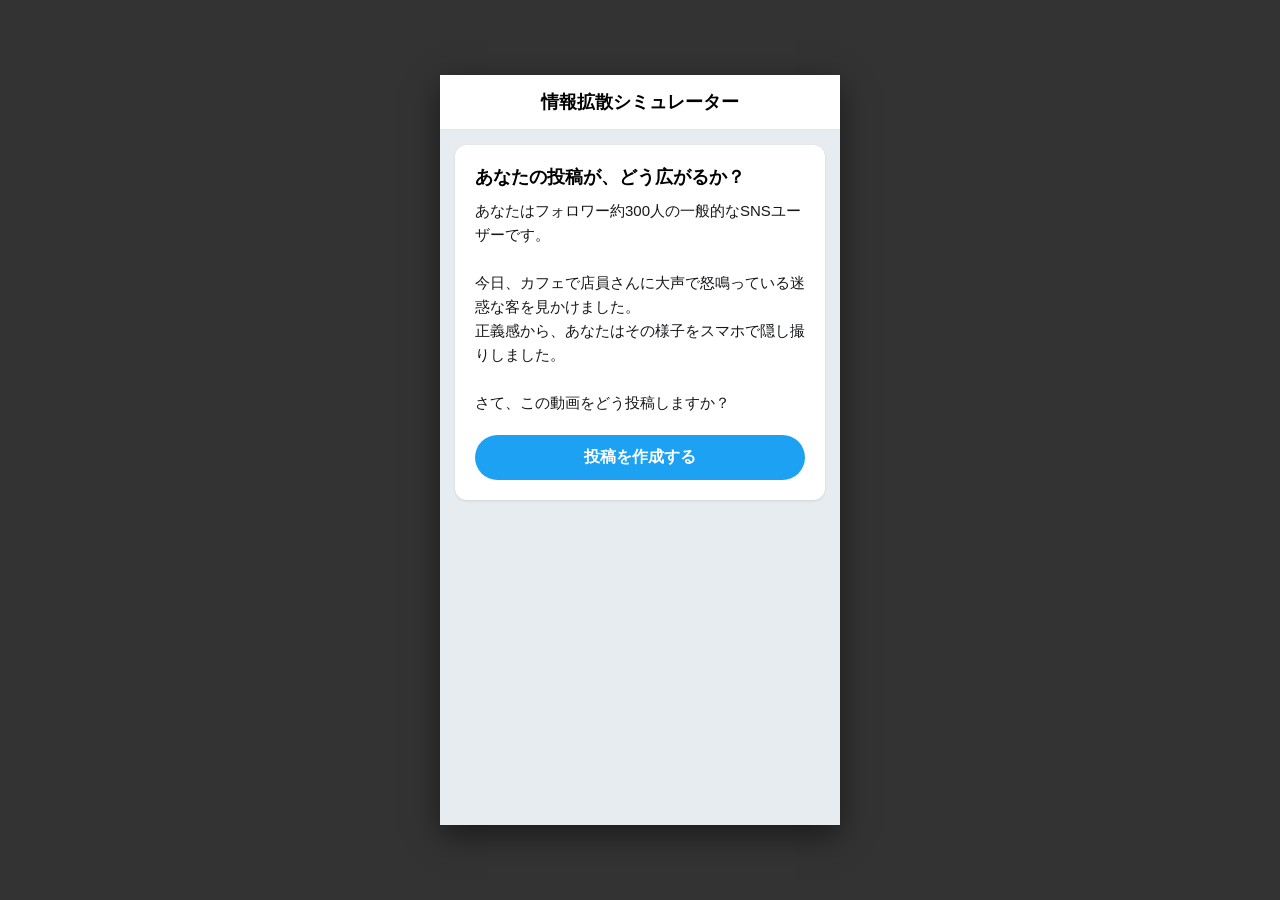
<file: minigames/minigame_information_sharing.html>
<!DOCTYPE html>
<html lang="ja">
<head>
    <meta charset="UTF-8">
    <meta name="viewport" content="width=device-width, initial-scale=1.0">
    <title>情報拡散シミュレーター</title>
    <style>
        /* =========================================
           CSS Styles
        ========================================= */
        :root {
            --app-bg: #e6ecf0;
            --white: #ffffff;
            --primary: #1da1f2;
            --text-main: #14171a;
            --text-sub: #657786;
            --border: #e1e8ed;
            --danger: #e0245e;
            --success: #17bf63;
        }

        * { box-sizing: border-box; margin: 0; padding: 0; }

        body {
            font-family: -apple-system, BlinkMacSystemFont, "Segoe UI", Roboto, Helvetica, Arial, sans-serif;
            background-color: #333;
            display: flex;
            justify-content: center;
            align-items: center;
            height: 100vh;
            overflow: hidden;
        }

        /* Mobile App Container */
        #app-container {
            width: 100%;
            max-width: 400px;
            height: 100%;
            max-height: 750px;
            background-color: var(--white);
            position: relative;
            display: flex;
            flex-direction: column;
            box-shadow: 0 10px 30px rgba(0,0,0,0.5);
            overflow: hidden;
        }

        /* Screens */
        .screen {
            display: none;
            flex-direction: column;
            height: 100%;
            background-color: var(--app-bg);
            overflow-y: auto;
        }
        .screen.active { display: flex; }

        /* General UI Elements */
        .header {
            background-color: var(--white);
            padding: 15px;
            font-size: 18px;
            font-weight: bold;
            text-align: center;
            border-bottom: 1px solid var(--border);
            position: sticky;
            top: 0;
            z-index: 10;
        }

        .btn {
            background-color: var(--primary);
            color: white;
            border: none;
            border-radius: 9999px;
            padding: 12px 24px;
            font-size: 16px;
            font-weight: bold;
            cursor: pointer;
            transition: background-color 0.2s;
            text-align: center;
        }
        .btn:active { transform: scale(0.98); }
        .btn-outline { background-color: transparent; border: 1px solid var(--primary); color: var(--primary); }
        .btn-danger { background-color: var(--danger); }

        .card {
            background-color: var(--white);
            padding: 20px;
            margin: 15px;
            border-radius: 12px;
            box-shadow: 0 1px 3px rgba(0,0,0,0.1);
        }

        /* Start / Compose Screen */
        .scenario-desc { font-size: 15px; line-height: 1.6; color: var(--text-main); margin-bottom: 20px; }
        
        .compose-option {
            border: 1px solid var(--border);
            border-radius: 12px;
            padding: 15px;
            margin-bottom: 10px;
            background-color: var(--white);
            cursor: pointer;
            transition: background-color 0.2s;
        }
        .compose-option:hover { background-color: #f5f8fa; }
        .compose-option .author { font-weight: bold; font-size: 14px; margin-bottom: 5px; color: var(--text-main); }
        .compose-option .text { font-size: 15px; color: var(--text-main); line-height: 1.4; }
        .compose-option .attachment { margin-top: 10px; background: #e1e8ed; padding: 10px; border-radius: 8px; font-size: 12px; color: var(--text-sub); text-align: center; border: 1px dashed #aab8c2;}

        /* Simulation Screen (Timeline) */
        #stats-bar {
            display: flex;
            justify-content: space-around;
            background-color: var(--text-main);
            color: white;
            padding: 10px;
            font-size: 12px;
            font-weight: bold;
            z-index: 10;
        }
        .stat-value { font-size: 16px; color: var(--primary); }
        .stat-heat { color: var(--danger); }

        #timeline {
            flex: 1;
            overflow-y: auto;
            padding-bottom: 80px; /* Space for modal */
            background-color: var(--white);
            scroll-behavior: smooth;
        }

        .post {
            display: flex;
            padding: 15px;
            border-bottom: 1px solid var(--border);
            animation: fadeIn 0.4s ease-out;
        }
        @keyframes fadeIn {
            from { opacity: 0; transform: translateY(10px); }
            to { opacity: 1; transform: translateY(0); }
        }

        .avatar {
            width: 40px; height: 40px;
            border-radius: 50%;
            background-color: #ccc;
            margin-right: 12px;
            flex-shrink: 0;
            display: flex; justify-content: center; align-items: center;
            font-size: 20px;
        }
        .post-content { flex: 1; }
        .post-header { display: flex; justify-content: space-between; margin-bottom: 4px; }
        .post-name { font-weight: bold; font-size: 14px; color: var(--text-main); }
        .post-id { font-size: 13px; color: var(--text-sub); }
        .post-text { font-size: 15px; color: var(--text-main); line-height: 1.4; word-wrap: break-word; }
        
        /* Highlight specific posts */
        .post.is-mine { background-color: #f5f8fa; border-left: 4px solid var(--primary); }
        .post.is-negative { background-color: #ffeef0; border-left: 4px solid var(--danger); }
        .post.is-influencer { background-color: #fffce6; border-left: 4px solid #f1c40f; }

        /* Intervention Modal */
        #intervention-modal {
            position: absolute;
            bottom: 0; left: 0; width: 100%;
            background: var(--white);
            border-top: 2px solid var(--danger);
            padding: 20px;
            box-shadow: 0 -5px 20px rgba(0,0,0,0.2);
            transform: translateY(100%);
            transition: transform 0.4s cubic-bezier(0.175, 0.885, 0.32, 1.275);
            z-index: 20;
        }
        #intervention-modal.show { transform: translateY(0); }
        .modal-title { color: var(--danger); font-size: 16px; font-weight: bold; margin-bottom: 10px; text-align: center;}
        
        .action-btn {
            width: 100%; margin-bottom: 10px; padding: 12px;
            border: 1px solid var(--border); border-radius: 8px;
            background: #f8f9fa; font-size: 14px; font-weight: bold; cursor: pointer;
        }
        .action-btn:hover { background: #e2e6ea; }

        /* Result Screen */
        .result-title { font-size: 24px; font-weight: bold; text-align: center; margin-bottom: 15px; }
        .result-clear { color: var(--success); }
        .result-fail { color: var(--danger); }
        .result-score { font-size: 32px; text-align: center; margin: 20px 0; font-weight: bold; }
        .result-desc { font-size: 15px; line-height: 1.6; background: white; padding: 15px; border-radius: 8px; margin-bottom: 20px;}
    </style>
</head>
<body>

<div id="app-container">
    <!-- Screen 1: Start -->
    <div id="screen-start" class="screen active">
        <div class="header">情報拡散シミュレーター</div>
        <div class="card">
            <h2 style="font-size: 18px; margin-bottom: 10px;">あなたの投稿が、どう広がるか？</h2>
            <p class="scenario-desc">
                あなたはフォロワー約300人の一般的なSNSユーザーです。<br><br>
                今日、カフェで店員さんに大声で怒鳴っている迷惑な客を見かけました。<br>
                正義感から、あなたはその様子をスマホで隠し撮りしました。<br><br>
                さて、この動画をどう投稿しますか？
            </p>
            <button id="btn-to-compose" class="btn" style="width: 100%;">投稿を作成する</button>
        </div>
    </div>

    <!-- Screen 2: Compose -->
    <div id="screen-compose" class="screen">
        <div class="header">新規投稿を作成</div>
        <div style="padding: 15px; font-size: 14px; color: var(--text-sub);">
            投稿内容を選択してください：
        </div>
        
        <div class="compose-option" data-choice="a">
            <div class="author">あなた @my_account</div>
            <div class="text">カフェで店員怒鳴ってるヤバい客いた。マジで迷惑。店員さん可哀想すぎる。 #拡散希望</div>
            <div class="attachment">📸 【添付動画】客が怒鳴っている様子</div>
        </div>

        <div class="compose-option" data-choice="b">
            <div class="author">あなた @my_account</div>
            <div class="text">カフェでトラブルあって怖かった...。どんな理由があれ、大声出すのは良くないよね。みんな心に余裕持とう。</div>
            <div class="attachment">📸 【添付動画】客が怒鳴っている様子</div>
        </div>
        
        <div class="compose-option" data-choice="c">
            <div class="author">あなた @my_account</div>
            <div class="text">今日カフェで怒鳴ってる人がいて怖かった😢 店員さん無事だといいな...（動画は撮ったけど載せるのはやめとこ）</div>
        </div>
    </div>

    <!-- Screen 3: Simulation -->
    <div id="screen-sim" class="screen">
        <div class="header">タイムライン</div>
        <div id="stats-bar">
            <div>👁️ インプ: <span id="val-imp" class="stat-value">0</span></div>
            <div>🔄 RP: <span id="val-rp" class="stat-value">0</span></div>
            <div>🔥 炎上: <span id="val-heat" class="stat-value stat-heat">0</span>%</div>
        </div>
        <div id="timeline">
            <!-- Posts will be injected here -->
        </div>
        
        <!-- Intervention Modal -->
        <div id="intervention-modal">
            <div class="modal-title">⚠️ 通知が止まりません！どう対応しますか？</div>
            <button class="action-btn" data-action="apologize">🗑️ 投稿を削除し、「軽率でした」と謝罪する</button>
            <button class="action-btn" data-action="argue">💢 「私は悪くない、悪いのは客だ」と反論する</button>
            <button class="action-btn" data-action="ignore">🔕 通知をミュートして完全に放置する</button>
        </div>
    </div>

    <!-- Screen 4: Result -->
    <div id="screen-result" class="screen">
        <div class="header">シミュレーション終了</div>
        <div class="card" style="margin-top: 30px;">
            <div id="result-title" class="result-title"></div>
            <div class="result-score">SCORE: <span id="result-score-val"></span></div>
            <div id="result-desc" class="result-desc"></div>
            
            <div style="font-size: 13px; color: var(--text-sub); margin-bottom: 20px; line-height: 1.5;">
                【解説】<br>
                SNSでは前後の文脈が切り取られ、全く意図しない形で情報が拡散（暴走）することがあります。一度拡散した情報は完全には消せません。発信する前の冷静な判断が重要です。
            </div>
            
            <button id="btn-end" class="btn" style="width: 100%;">結果を送信して終了</button>
        </div>
    </div>
</div>

<script>
/* =========================================
   Configuration (設定)
========================================= */
const USER_SETTINGS = {
    TICK_INTERVAL_MS: 1500,     // タイムラインが進む間隔(ミリ秒)
    CLEAR_SCORE_THRESHOLD: 60,  // クリアと判定されるスコア
    MAX_HEAT: 100               // 炎上度の最大値
};

/* =========================================
   Scenario Data (シナリオデータ)
========================================= */
// タイムラインに流れる反応のシナリオキュー
// どの選択肢を選んでも、途中で「文脈の切り抜き」による炎上危機が発生する。
const TIMELINE_SCENARIOS = {
    // 動画あり(煽り/同情) パターン：徐々に切り抜かれて炎上する
    video_route: [
        { type: 'normal', name: '一般ユーザーA', id: '@user_a', text: 'えぇ…これは酷い。店員さん可哀想😢', icon: '👤', impAdd: 1200, rpAdd: 50, heatAdd: 2 },
        { type: 'normal', name: '共感する人', id: '@sympathy123', text: 'こういう客本当に無理。晒されて当然だと思います！拡散します！', icon: '👩', impAdd: 5500, rpAdd: 200, heatAdd: 5 },
        { type: 'normal', name: 'まとめ系ボット', id: '@buzz_bot', text: '【話題】カフェで店員に激怒するヤバい客が現れる…（動画あり）', icon: '🤖', impAdd: 25000, rpAdd: 1500, heatAdd: 10 },
        { type: 'influencer', name: '物申す系インフルエンサー', id: '@influencer_x', text: 'これ、動画の直前の部分が切り取られてるね。DMでタレコミあったけど、そもそも店員が客のPCにコーヒーこぼしたのが原因らしいよ。', icon: '😎', impAdd: 150000, rpAdd: 8000, heatAdd: 30 },
        { type: 'negative', name: '特定班', id: '@detective_net', text: '前後の文脈も知らずに、勝手に動画撮って客を悪者にして晒し上げる投稿者ヤバすぎだろ。', icon: '🕵️', impAdd: 200000, rpAdd: 12000, heatAdd: 40 },
        { type: 'negative', name: '怒れる群衆', id: '@angry_mob', text: '名誉毀損で訴えられればいいのに。投稿者の過去ツイート掘りますね。', icon: '😡', impAdd: 350000, rpAdd: 25000, heatAdd: 60 },
        { type: 'intervention' } // ここで対応を求める
    ],
    // 動画なしパターン：炎上はしないが、場所の特定から飛び火する
    text_route: [
        { type: 'normal', name: 'フォロワー', id: '@friend_01', text: '大丈夫！？災難だったね💦', icon: '🧑', impAdd: 150, rpAdd: 0, heatAdd: 0 },
        { type: 'normal', name: '一般ユーザー', id: '@random_guy', text: 'どこのカフェですか？最近変な人多いですよね。', icon: '👤', impAdd: 800, rpAdd: 5, heatAdd: 1 },
        { type: 'normal', name: '地元民', id: '@local_resident', text: 'これ〇〇駅前のカフェの話かも。あそこの店員、接客態度悪いから客が怒るのも分かるわ。', icon: '🏠', impAdd: 3000, rpAdd: 40, heatAdd: 5 },
        { type: 'influencer', name: 'クレームアカウント', id: '@claimer_acc', text: '〇〇駅前のカフェ、別の接客トラブルでも燃えてるな。この投稿もその証拠だ。どんどん拡散しよう。', icon: '🔥', impAdd: 45000, rpAdd: 2000, heatAdd: 20 },
        { type: 'negative', name: '困惑するフォロワー', id: '@friend_02', text: 'なんかあなたの投稿が原因で、無関係なお店まで叩かれ始めてない…？', icon: '😨', impAdd: 60000, rpAdd: 3000, heatAdd: 30 },
        { type: 'intervention' } // ここで対応を求める
    ]
};

// 対応アクションの結果データ
const ACTION_RESULTS = {
    apologize: {
        title: "ボヤで鎮火（クリア）",
        score: 80,
        isClear: true,
        desc: "あなたはすぐに投稿を削除し、「状況を完全に把握せず、軽率な発信をしてしまいました」と謝罪しました。一部にスクショは残りましたが、誠実な対応により大炎上は免れました。"
    },
    argue: {
        title: "大炎上・特定（ゲームオーバー）",
        score: 10,
        isClear: false,
        desc: "反論したことでネット民を刺激し「火に油を注ぐ」結果に。過去の投稿からあなたの学校や職場が特定され、まとめサイトに「盗撮逆ギレユーザー」として永遠に掲載されることになりました。"
    },
    ignore: {
        title: "デジタルタトゥー化（ゲームオーバー）",
        score: 30,
        isClear: false,
        desc: "放置した結果、炎上は数日間続き、最終的にネットニュースで取り上げられました。あなたは何も言わなかったため、事実とは異なる憶測だけがネットの海を漂い続けることになりました。"
    }
};

/* =========================================
   Game Logic Class
========================================= */
class InfoSpreadSimulator {
    constructor() {
        this.score = 0;
        this.isClear = false;
        this.timer = null;
        this.queue = [];
        
        // Stats
        this.stats = { imp: 0, rp: 0, heat: 0 };
        this.targetStats = { imp: 0, rp: 0, heat: 0 }; // アニメーション用目標値
        
        // DOM Elements
        this.dom = {
            screens: document.querySelectorAll('.screen'),
            btnCompose: document.getElementById('btn-to-compose'),
            composeOptions: document.querySelectorAll('.compose-option'),
            btnEnd: document.getElementById('btn-end'),
            // Stats
            valImp: document.getElementById('val-imp'),
            valRp: document.getElementById('val-rp'),
            valHeat: document.getElementById('val-heat'),
            // Timeline
            timeline: document.getElementById('timeline'),
            modal: document.getElementById('intervention-modal'),
            actionBtns: document.querySelectorAll('.action-btn'),
            // Result
            resTitle: document.getElementById('result-title'),
            resScore: document.getElementById('result-score-val'),
            resDesc: document.getElementById('result-desc')
        };

        // Bindings
        this.tick = this.tick.bind(this);
        this.handleOptionSelect = this.handleOptionSelect.bind(this);
        this.handleActionSelect = this.handleActionSelect.bind(this);
        this.endGame = this.finishAndSend.bind(this);
    }

    init() {
        this.dom.btnCompose.addEventListener('click', () => this.showScreen('screen-compose'));
        this.dom.btnEnd.addEventListener('click', this.endGame);
        
        this.dom.composeOptions.forEach(opt => {
            opt.addEventListener('click', this.handleOptionSelect);
        });

        this.dom.actionBtns.forEach(btn => {
            btn.addEventListener('click', this.handleActionSelect);
        });
    }

    showScreen(screenId) {
        this.dom.screens.forEach(s => s.classList.remove('active'));
        document.getElementById(screenId).classList.add('active');
    }

    formatNumber(num) {
        if (num >= 1000000) return (num / 1000000).toFixed(1) + 'M';
        if (num >= 1000) return (num / 1000).toFixed(1) + 'K';
        return num.toLocaleString();
    }

    updateStatsDisplay() {
        // 簡単なアニメーションで数値を目標値に近づける
        ['imp', 'rp', 'heat'].forEach(key => {
            if (this.stats[key] < this.targetStats[key]) {
                let diff = this.targetStats[key] - this.stats[key];
                this.stats[key] += Math.ceil(diff * 0.3); // 30%ずつ近づく
                if(this.stats[key] > this.targetStats[key]) this.stats[key] = this.targetStats[key];
            }
        });

        this.dom.valImp.textContent = this.formatNumber(this.stats.imp);
        this.dom.valRp.textContent = this.formatNumber(this.stats.rp);
        
        let displayHeat = Math.min(this.stats.heat, USER_SETTINGS.MAX_HEAT);
        this.dom.valHeat.textContent = displayHeat;
        
        // 炎上度によって色を変える
        if (displayHeat > 50) this.dom.valHeat.style.color = 'var(--danger)';
        else if (displayHeat > 20) this.dom.valHeat.style.color = '#f39c12';
        else this.dom.valHeat.style.color = 'var(--text-main)';

        // 目標値に達していなければ少し早く再帰描画（擬似的なパラパラ演出）
        if (this.stats.imp < this.targetStats.imp) {
            requestAnimationFrame(() => this.updateStatsDisplay());
        }
    }

    addStats(imp, rp, heat) {
        this.targetStats.imp += imp;
        this.targetStats.rp += rp;
        this.targetStats.heat += heat;
        this.updateStatsDisplay();
    }

    handleOptionSelect(e) {
        const choice = e.currentTarget.getAttribute('data-choice');
        const myText = e.currentTarget.querySelector('.text').textContent;
        const hasAttachment = e.currentTarget.querySelector('.attachment') !== null;

        // 自分の投稿をタイムラインに追加
        this.renderPost({
            type: 'mine', name: 'あなた', id: '@my_account', icon: '👤', text: myText, hasAttachment: hasAttachment
        });

        // シナリオキューのセットアップ
        if (choice === 'c') {
            this.queue = [...TIMELINE_SCENARIOS.text_route];
            this.addStats(50, 0, 0); // 初期値
        } else {
            this.queue = [...TIMELINE_SCENARIOS.video_route];
            // 煽り度が高い(A)場合は初期拡散を早める設定などにする事も可能だが、今回は共通
            this.addStats(500, 10, 0);
        }

        this.showScreen('screen-sim');
        
        // シミュレーション開始
        setTimeout(() => {
            this.timer = setInterval(this.tick, USER_SETTINGS.TICK_INTERVAL_MS);
        }, 1000);
    }

    tick() {
        if (this.queue.length === 0) {
            clearInterval(this.timer);
            return;
        }

        const nextEvent = this.queue.shift();

        if (nextEvent.type === 'intervention') {
            clearInterval(this.timer);
            this.showInterventionModal();
            return;
        }

        // 数値の加算
        this.addStats(nextEvent.impAdd, nextEvent.rpAdd, nextEvent.heatAdd);
        
        // 投稿の描画
        this.renderPost(nextEvent);
    }

    renderPost(data) {
        const el = document.createElement('div');
        el.className = 'post';
        
        if (data.type === 'mine') el.classList.add('is-mine');
        if (data.type === 'negative') el.classList.add('is-negative');
        if (data.type === 'influencer') el.classList.add('is-influencer');

        let attachmentHTML = '';
        if (data.hasAttachment) {
            attachmentHTML = `<div style="margin-top:8px; padding:8px; background:#e1e8ed; border-radius:8px; font-size:12px; color:#657786;">📸 【添付動画】</div>`;
        }

        el.innerHTML = `
            <div class="avatar">${data.icon || '👤'}</div>
            <div class="post-content">
                <div class="post-header">
                    <span class="post-name">${data.name}</span>
                    <span class="post-id">${data.id}</span>
                </div>
                <div class="post-text">${data.text}</div>
                ${attachmentHTML}
            </div>
        `;
        
        this.dom.timeline.appendChild(el);
        
        // 自動スクロール
        this.dom.timeline.scrollTop = this.dom.timeline.scrollHeight;
    }

    showInterventionModal() {
        // 画面を少し揺らして警告
        this.dom.timeline.style.transform = "translateX(5px)";
        setTimeout(() => this.dom.timeline.style.transform = "translateX(-5px)", 100);
        setTimeout(() => this.dom.timeline.style.transform = "translateX(5px)", 200);
        setTimeout(() => this.dom.timeline.style.transform = "translateX(0)", 300);

        this.dom.modal.classList.add('show');
    }

    handleActionSelect(e) {
        const actionId = e.target.getAttribute('data-action');
        this.dom.modal.classList.remove('show');
        
        const resultData = ACTION_RESULTS[actionId];
        
        // 結果の反映
        this.score = resultData.score;
        this.isClear = resultData.isClear;

        // リザルト画面の構築
        this.dom.resTitle.textContent = resultData.title;
        this.dom.resTitle.className = "result-title " + (this.isClear ? "result-clear" : "result-fail");
        this.dom.resScore.textContent = this.score;
        this.dom.resDesc.textContent = resultData.desc;

        // 少しディレイを入れてからリザルト画面へ
        setTimeout(() => {
            this.showScreen('screen-result');
        }, 1000);
    }

    finishAndSend() {
        const finalScore = this.score;
        const finalClear = this.isClear;

        this.destroy();

        window.parent.postMessage({
            type: 'MINIGAME_END',
            flags: {
                minigame_score: finalScore,
                minigame_clear: finalClear
            }
        }, '*');
    }

    destroy() {
        if (this.timer) {
            clearInterval(this.timer);
            this.timer = null;
        }

        // イベントリスナーの解除 (cloneNodeで安全に剥がす手法)
        const oldContainer = document.getElementById('app-container');
        const newContainer = oldContainer.cloneNode(true);
        oldContainer.parentNode.replaceChild(newContainer, oldContainer);
    }
}

/* =========================================
   Initialization
========================================= */
document.addEventListener('DOMContentLoaded', () => {
    const game = new InfoSpreadSimulator();
    game.init();
});
</script>

</body>
</html>
</file>
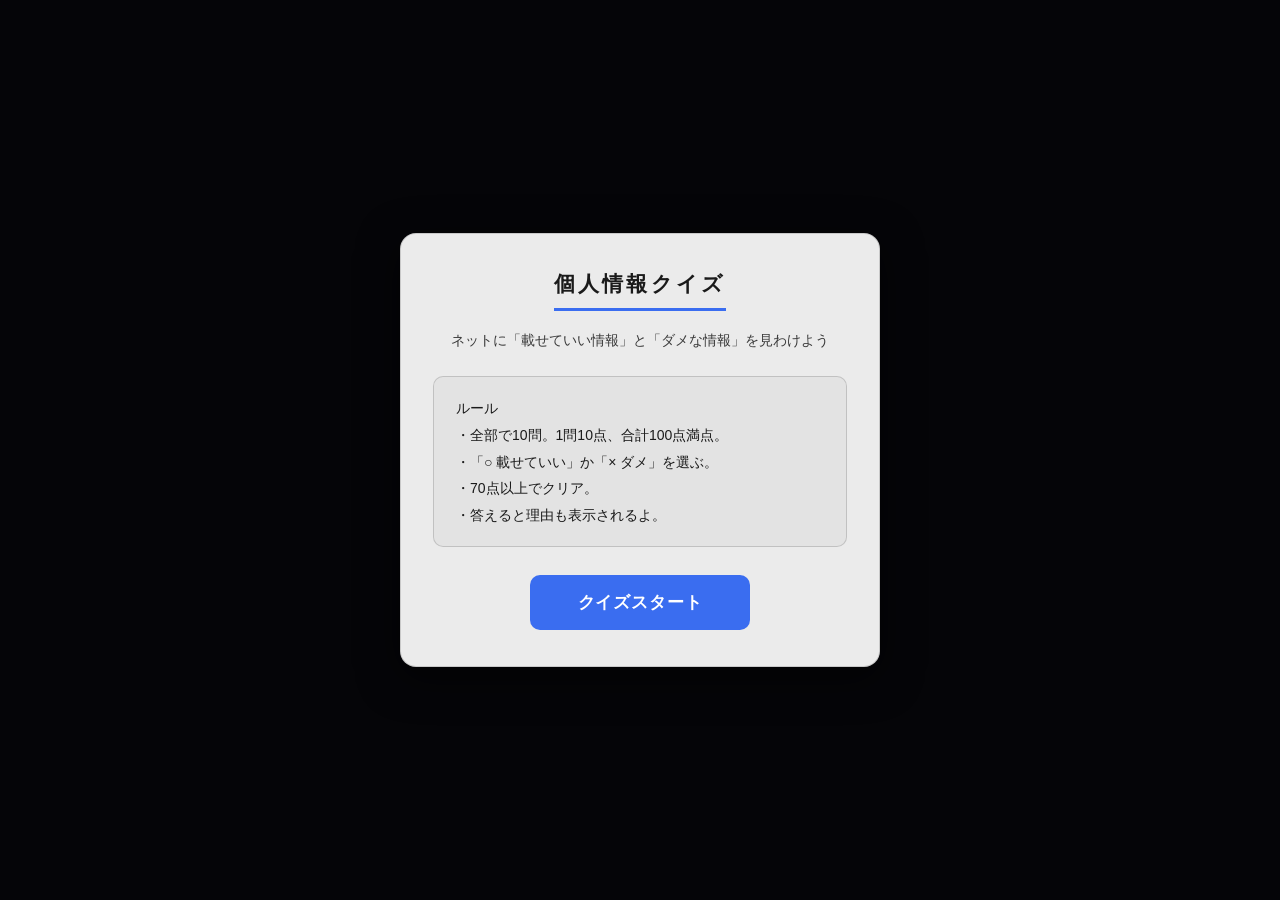
<file: minigames/minigame_quiz.html>
<!DOCTYPE html>
<html lang="ja">
<head>
<meta charset="UTF-8">
<meta name="viewport" content="width=device-width, initial-scale=1.0">
<title>個人情報クイズ</title>
<style>
/* ===== THEME ===== */
:root {
  --accent: #3a6df0;
  --accent-rgb: 58, 109, 240;

  --bg-dark: #050508;
  --panel-bg: rgba(255, 255, 255, 0.92);
  --panel-border: rgba(0, 0, 0, 0.15);
  --text-main: #1a1a1a;
  --text-sub: #3a3a3a;
  --text-dim: #707070;
  --btn-bg: rgba(0, 0, 0, 0.04);
  --btn-bg-hover: rgba(0, 0, 0, 0.08);
  --btn-border: rgba(0, 0, 0, 0.6);
  --success-color: #2e7d32;
  --danger-color: #c62828;
  --font-main: 'Noto Sans JP', sans-serif;
}

/* ===== BASE LAYOUT ===== */
* { box-sizing: border-box; margin: 0; padding: 0; }
html, body {
  width: 100%; height: 100%;
  background: var(--bg-dark);
  font-family: var(--font-main);
  color: var(--text-main);
  user-select: none; overflow: hidden;
  display: flex; align-items: center; justify-content: center;
}
.hidden { display: none !important; }

/* ===== PANEL COMMON ===== */
.screen-panel {
  width: min(480px, 92%);
  max-height: 90vh;
  overflow-y: auto;
  padding: 36px 32px;
  background: var(--panel-bg);
  border: 1px solid var(--panel-border);
  border-radius: 16px;
  box-shadow: 0 10px 40px rgba(0,0,0,0.6);
  display: flex; flex-direction: column; align-items: center;
}
.panel-title-wrap { display: inline-flex; flex-direction: column; align-items: center; margin-bottom: 18px; }
.panel-title { font-size: 21px; font-weight: bold; letter-spacing: 0.15em; text-align: center; padding-bottom: 10px; border-bottom: 3px solid var(--accent); }
.panel-subtitle { font-size: 14px; font-weight: 500; color: var(--text-sub); text-align: center; line-height: 1.7; margin-bottom: 24px; }

/* ===== BUTTONS ===== */
.sys-btn {
  font-family: var(--font-main); font-size: 16px; font-weight: bold; letter-spacing: 0.05em;
  padding: 14px 36px; border-radius: 8px; cursor: pointer;
  background: var(--btn-bg); border: 1px solid var(--btn-border); color: var(--text-main);
  transition: all 0.2s ease;
}
.sys-btn:hover:not(:disabled) { background: var(--btn-bg-hover); transform: translateY(-2px); box-shadow: 0 4px 12px rgba(0,0,0,0.12); }
.sys-btn:active:not(:disabled) { transform: translateY(0); box-shadow: none; }
.sys-btn:disabled { opacity: 0.35; cursor: not-allowed; transform: none; box-shadow: none; }

.btn-primary {
  font-family: var(--font-main); font-size: 17px; font-weight: bold; letter-spacing: 0.05em;
  padding: 16px 48px; border-radius: 10px; cursor: pointer; border: none;
  background: var(--accent); color: #fff;
  transition: filter 0.15s ease;
}
.btn-primary:hover { filter: brightness(1.08); }
.btn-primary:active { filter: brightness(0.95); }

/* ===== START SCREEN ===== */
.rules-box {
  width: 100%; font-size: 14px; line-height: 1.9; text-align: left;
  background: rgba(0,0,0,0.03); border: 1px solid var(--panel-border);
  border-radius: 10px; padding: 18px 22px; margin-bottom: 28px;
}

/* ===== QUIZ SCREEN ===== */
.quiz-header {
  width: 100%; display: flex; justify-content: space-between;
  font-size: 13px; font-weight: bold; color: var(--text-dim);
  letter-spacing: 0.05em; margin-bottom: 22px;
}
.quiz-question {
  width: 100%; min-height: 96px; display: flex; align-items: center; justify-content: center;
  text-align: center; font-size: 18px; font-weight: bold; line-height: 1.6;
  padding: 18px 16px; margin-bottom: 24px;
  border: 4px solid var(--panel-border); border-radius: 12px;
  transition: border-color 0.25s, background 0.25s;
}
.quiz-question.correct { border-color: var(--success-color); background: rgba(76,175,80,0.08); }
.quiz-question.wrong { border-color: var(--danger-color); background: rgba(244,67,54,0.07); }

.quiz-buttons { display: flex; gap: 14px; width: 100%; margin-bottom: 20px; }
.ans-btn { flex: 1; padding: 16px 0; font-size: 16px; }

.quiz-feedback {
  width: 100%; min-height: 44px; font-size: 13px; font-weight: bold;
  text-align: center; line-height: 1.7; color: var(--text-dim);
}
.quiz-feedback.correct-fb { color: var(--success-color); }
.quiz-feedback.wrong-fb { color: var(--danger-color); }

/* ===== END SCREEN ===== */
.end-score-num { font-size: 52px; font-weight: bold; margin: 8px 0 4px; }
.end-rank { font-size: 16px; font-weight: bold; letter-spacing: 0.05em; margin-bottom: 14px; }
.end-msg { font-size: 14px; color: var(--text-dim); text-align: center; line-height: 1.8; margin-bottom: 26px; }
</style>
</head>
<body>

<!-- スタート画面 -->
<div id="start-screen" class="screen-panel">
  <div class="panel-title-wrap">
    <div class="panel-title">個人情報クイズ</div>
  </div>
  <div class="panel-subtitle">ネットに「載せていい情報」と「ダメな情報」を見わけよう</div>
  <div class="rules-box">
    ルール<br>
    ・全部で10問。1問10点、合計100点満点。<br>
    ・「○ 載せていい」か「× ダメ」を選ぶ。<br>
    ・70点以上でクリア。<br>
    ・答えると理由も表示されるよ。
  </div>
  <button class="btn-primary" id="start-btn">クイズスタート</button>
</div>

<!-- ゲーム画面 -->
<div id="game-screen" class="screen-panel hidden">
  <div class="quiz-header">
    <span>問題 <span id="q-num">1</span> / 10</span>
    <span>スコア <span id="score">0</span> 点</span>
  </div>

  <div class="quiz-question" id="card"><span id="card-text"></span></div>

  <div class="quiz-buttons">
    <button class="sys-btn ans-btn" id="btn-ok">○ 載せていい</button>
    <button class="sys-btn ans-btn" id="btn-ng">× ダメ</button>
  </div>

  <div class="quiz-feedback" id="feedback-text">ボタンを押してこたえよう</div>
</div>

<!-- エンド画面 -->
<div id="end-screen" class="screen-panel hidden">
  <div class="panel-title-wrap">
    <div class="panel-title">クイズ完了</div>
  </div>
  <div class="end-score-num"><span id="end-score">0</span> 点</div>
  <div class="end-rank" id="end-rank"></div>
  <div class="end-msg" id="end-msg"></div>
  <button class="btn-primary" id="end-btn">メインゲームへ戻る</button>
</div>

<script>
const USER_SETTINGS = {
  PASSING_SCORE: 70,
  TOTAL_QUESTIONS: 10,
  SCORE_PER_Q: 10,
  DELAY_NEXT_Q: 1600
};

const QUESTIONS = [
  { text: '家の住所', safe: false, hint: '× 住所がバレると、知らない人が家に来てしまうかもしれないよ。絶対に書かないで。' },
  { text: '好きな食べ物', safe: true, hint: '○ 好きな食べ物だけでは、場所や名前がわからないから大丈夫。' },
  { text: '学校の名前', safe: false, hint: '× 学校名がバレると、いつどこにいるかがわかってしまうよ。' },
  { text: 'ニックネーム（本名じゃない名前）', safe: true, hint: '○ ニックネームなら、本当の名前がわからないから安全。' },
  { text: '本名（フルネーム）', safe: false, hint: '× フルネームから、住所や学校を調べられることがあるよ。' },
  { text: '趣味（サッカーや読書など）', safe: true, hint: '○ 趣味だけでは、どこにいるかはわからないから大丈夫。' },
  { text: '電話番号', safe: false, hint: '× 電話番号はとても大切な個人情報。絶対に書かないで。' },
  { text: '好きなゲームやアニメのタイトル', safe: true, hint: '○ 好きな作品だけでは、場所や名前がわからないから大丈夫。' },
  { text: '制服を着た自分の写真', safe: false, hint: '× 制服から学校がバレてしまうことがあるよ。顔写真も注意しよう。' },
  { text: '今いる場所のリアルタイム情報', safe: false, hint: '× 今どこにいるか知られると、ついてこられるかもしれないよ。' }
];

class QuizGame {
  constructor(questions, settings) {
    this.questions = [...questions];
    this.settings = settings;
    this.currentQ = 0;
    this.score = 0;
    this.isClear = false;

    this.cacheElements();
    this.bindEvents();
  }

  cacheElements() {
    this.els = {
      startScreen: document.getElementById('start-screen'),
      gameScreen: document.getElementById('game-screen'),
      endScreen: document.getElementById('end-screen'),
      card: document.getElementById('card'),
      cardText: document.getElementById('card-text'),
      qNum: document.getElementById('q-num'),
      feedbackText: document.getElementById('feedback-text'),
      btnOk: document.getElementById('btn-ok'),
      btnNg: document.getElementById('btn-ng'),
      score: document.getElementById('score'),
      endScore: document.getElementById('end-score'),
      endRank: document.getElementById('end-rank'),
      endMsg: document.getElementById('end-msg'),
      startBtn: document.getElementById('start-btn'),
      endBtn: document.getElementById('end-btn')
    };
  }

  bindEvents() {
    this.startQuizHandler = this.startQuiz.bind(this);
    this.answerOkHandler = () => this.answer(true);
    this.answerNgHandler = () => this.answer(false);
    this.finishGameHandler = this.finishGame.bind(this);

    this.els.startBtn.addEventListener('click', this.startQuizHandler);
    this.els.btnOk.addEventListener('click', this.answerOkHandler);
    this.els.btnNg.addEventListener('click', this.answerNgHandler);
    this.els.endBtn.addEventListener('click', this.finishGameHandler);
  }

  startQuiz() {
    for (let i = this.questions.length - 1; i > 0; i--) {
      const j = Math.floor(Math.random() * (i + 1));
      [this.questions[i], this.questions[j]] = [this.questions[j], this.questions[i]];
    }

    this.els.startScreen.classList.add('hidden');
    this.els.gameScreen.classList.remove('hidden');
    this.showQuestion();
  }

  showQuestion() {
    const q = this.questions[this.currentQ];
    this.els.card.className = 'quiz-question';
    this.els.cardText.textContent = q.text;
    this.els.qNum.textContent = this.currentQ + 1;
    this.els.feedbackText.textContent = 'ボタンを押してこたえよう';
    this.els.feedbackText.className = 'quiz-feedback';
    this.els.btnOk.disabled = false;
    this.els.btnNg.disabled = false;
  }

  answer(isOk) {
    const q = this.questions[this.currentQ];
    const correct = (isOk === q.safe);

    this.els.btnOk.disabled = true;
    this.els.btnNg.disabled = true;

    if (correct) {
      this.score += this.settings.SCORE_PER_Q;
      this.els.card.className = 'quiz-question correct';
      this.els.feedbackText.textContent = q.hint;
      this.els.feedbackText.className = 'quiz-feedback correct-fb';
      this.els.score.textContent = this.score;
    } else {
      this.els.card.className = 'quiz-question wrong';
      this.els.feedbackText.textContent = q.hint;
      this.els.feedbackText.className = 'quiz-feedback wrong-fb';
    }

    setTimeout(() => {
      this.currentQ++;
      if (this.currentQ < this.questions.length) {
        this.showQuestion();
      } else {
        this.showEnd();
      }
    }, this.settings.DELAY_NEXT_Q);
  }

  showEnd() {
    this.isClear = this.score >= this.settings.PASSING_SCORE;
    this.els.gameScreen.classList.add('hidden');
    this.els.endScreen.classList.remove('hidden');
    this.els.endScore.textContent = this.score;

    let rank, msg;
    if (this.score >= 100) {
      rank = 'パーフェクト！個人情報マスター';
      msg = '全問正解！キミはネットのルールをバッチリわかっているね。\nこの調子で守り続けよう。';
    } else if (this.score >= 80) {
      rank = 'よくできました';
      msg = 'もう少しで満点だったよ。\nまちがえた問題をもう一度確認してみよう。';
    } else if (this.score >= this.settings.PASSING_SCORE) {
      rank = 'クリア';
      msg = 'クイズに合格したよ。ネットのルールがわかってきたね。\nさらに勉強してもっとかしこくなろう。';
    } else if (this.score >= 50) {
      rank = 'もう少し';
      msg = 'もう少しだったよ。個人情報って何か、もう一度\nお父さん・お母さんといっしょに確認してみよう。';
    } else {
      rank = 'もう一度チャレンジ';
      msg = 'ネットのルールはとても大切。\nこのクイズをもう一度プレイして、しっかり覚えてね。';
    }

    this.els.endRank.textContent = rank;
    this.els.endMsg.innerHTML = msg.replace(/\n/g, '<br>');
  }

  finishGame() {
    window.parent.postMessage({
      type: 'MINIGAME_END',
      flags: {
        minigame_score: this.score,
        minigame_clear: this.isClear
      }
    }, '*');
    this.destroy();
  }

  destroy() {
    this.els.startBtn.removeEventListener('click', this.startQuizHandler);
    this.els.btnOk.removeEventListener('click', this.answerOkHandler);
    this.els.btnNg.removeEventListener('click', this.answerNgHandler);
    this.els.endBtn.removeEventListener('click', this.finishGameHandler);
  }
}

document.addEventListener('DOMContentLoaded', () => {
  window.quizGame = new QuizGame(QUESTIONS, USER_SETTINGS);
});
</script>
</body>
</html>
</file>
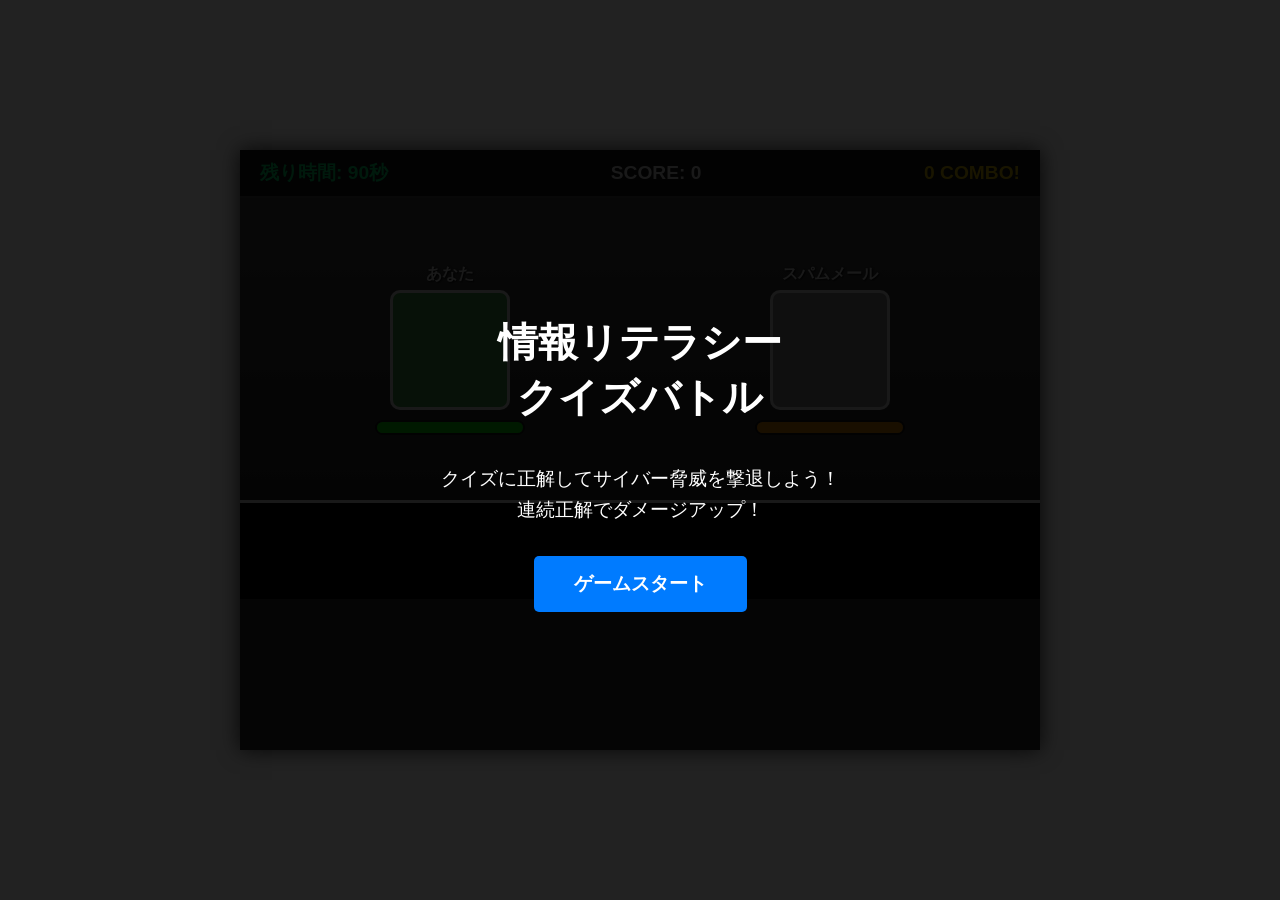
<file: minigames/minigame_quiz_battle.html>
<!DOCTYPE html>
<html lang="ja">
<head>
  <meta charset="UTF-8">
  <meta name="viewport" content="width=device-width, initial-scale=1.0">
  <title>情報リテラシー クイズバトル</title>
  <style>
    /* =========================================================
       CSS リセット & 基本設定
    ========================================================= */
    * {
      box-sizing: border-box;
      user-select: none;
    }
    body {
      margin: 0;
      padding: 0;
      font-family: "Helvetica Neue", Arial, "Hiragino Kaku Gothic ProN", "Hiragino Sans", Meiryo, sans-serif;
      background-color: #222;
      color: #fff;
      display: flex;
      justify-content: center;
      align-items: center;
      height: 100vh;
      overflow: hidden;
    }

    #game-container {
      position: relative;
      width: 100%;
      max-width: 800px;
      height: 100%;
      max-height: 600px;
      background-color: #333;
      display: flex;
      flex-direction: column;
      box-shadow: 0 0 20px rgba(0,0,0,0.8);
      overflow: hidden;
    }

    /* =========================================================
       ヘッダー（ステータス情報）
    ========================================================= */
    .header {
      display: flex;
      justify-content: space-between;
      align-items: center;
      padding: 10px 20px;
      background-color: #111;
      border-bottom: 2px solid #555;
      font-size: 1.2rem;
      font-weight: bold;
    }
    .text-combo { color: #FFD700; }
    .text-time { color: #00FF7F; }
    
    /* =========================================================
       バトルエリア（キャラクター表示）
    ========================================================= */
    .battle-area {
      flex: 1;
      display: flex;
      justify-content: space-around;
      align-items: center;
      background: linear-gradient(to bottom, #4a4a4a, #2c2c2c);
      padding: 20px;
      position: relative;
    }
    .character-box {
      display: flex;
      flex-direction: column;
      align-items: center;
      width: 150px;
    }
    .char-name {
      font-size: 1rem;
      margin-bottom: 5px;
      font-weight: bold;
      text-shadow: 1px 1px 2px #000;
    }

    /* ---------------------------------------------------------
       【画像差し替えポイント】
       以下のクラスの background-color を削除し、
       background-image: url('画像のパス'); 
       を指定することで好きな画像に変更できます。
    --------------------------------------------------------- */
    .char-img {
      width: 120px;
      height: 120px;
      border-radius: 10px;
      background-size: cover;
      background-position: center;
      border: 3px solid #fff;
      margin-bottom: 10px;
      transition: transform 0.1s;
    }
    .img-player { background-color: #4CAF50; } /* プレイヤーのデフォルト色 */
    .img-enemy-0 { background-color: #9E9E9E; } /* 敵1の色 */
    .img-enemy-1 { background-color: #FF9800; } /* 敵2の色 */
    .img-enemy-2 { background-color: #E91E63; } /* ボスの色 */

    /* ダメージエフェクト */
    .damage-anim {
      transform: translateX(-10px) rotate(-5deg);
      filter: brightness(2) invert(1);
    }

    /* HPバー */
    .hp-bg {
      width: 100%;
      height: 15px;
      background-color: #555;
      border-radius: 8px;
      overflow: hidden;
      border: 2px solid #111;
    }
    .hp-fill {
      height: 100%;
      width: 100%;
      background-color: #00FF00;
      transition: width 0.3s ease, background-color 0.3s ease;
    }

    /* =========================================================
       クイズUIエリア
    ========================================================= */
    .quiz-area {
      height: 250px;
      display: flex;
      flex-direction: column;
      background-color: #000;
      border-top: 3px solid #fff;
    }
    .question-box {
      flex: 1;
      padding: 15px 20px;
      font-size: 1.1rem;
      line-height: 1.5;
      border-bottom: 1px solid #333;
    }
    .options-grid {
      display: grid;
      grid-template-columns: 1fr 1fr;
      grid-template-rows: 1fr 1fr;
      height: 150px;
      gap: 2px;
      background-color: #333;
    }
    .option-btn {
      background-color: #1a1a1a;
      color: #fff;
      border: none;
      font-size: 1rem;
      cursor: pointer;
      transition: background-color 0.2s;
      padding: 10px;
      display: flex;
      justify-content: center;
      align-items: center;
      text-align: center;
    }
    .option-btn:hover { background-color: #444; }
    .option-btn:active { background-color: #666; }

    /* =========================================================
       正誤判定オーバーレイ
    ========================================================= */
    .feedback-overlay {
      position: absolute;
      top: 0; left: 0; right: 0; bottom: 0;
      pointer-events: none;
      display: flex;
      justify-content: center;
      align-items: center;
      font-size: 10rem;
      font-weight: bold;
      opacity: 0;
      transition: opacity 0.2s, transform 0.2s;
      transform: scale(0.5);
      z-index: 10;
    }
    .feedback-overlay.show-correct {
      color: rgba(0, 255, 0, 0.8);
      opacity: 1;
      transform: scale(1);
    }
    .feedback-overlay.show-wrong {
      color: rgba(255, 0, 0, 0.8);
      opacity: 1;
      transform: scale(1);
    }

    /* =========================================================
       各種画面（スタート、リザルト）
    ========================================================= */
    .screen {
      position: absolute;
      top: 0; left: 0; right: 0; bottom: 0;
      background-color: rgba(0, 0, 0, 0.9);
      display: flex;
      flex-direction: column;
      justify-content: center;
      align-items: center;
      z-index: 20;
    }
    .screen h1 { font-size: 2.5rem; margin-bottom: 20px; text-align: center;}
    .screen p { font-size: 1.2rem; margin-bottom: 30px; text-align: center; line-height: 1.6;}
    .action-btn {
      padding: 15px 40px;
      font-size: 1.2rem;
      font-weight: bold;
      color: #fff;
      background-color: #007BFF;
      border: none;
      border-radius: 5px;
      cursor: pointer;
      transition: background-color 0.2s;
    }
    .action-btn:hover { background-color: #0056b3; }
    .hidden { display: none !important; }
  </style>
</head>
<body>

  <div id="game-container">
    <!-- UI構築はJSで行う -->
  </div>

<script>
  /**
   * =====================================================================
   * 【設定項目】 USER_SETTINGS
   * ゲームバランスやクイズの内容はすべてここで設定します。
   * =====================================================================
   */
  const USER_SETTINGS = {
    // 制限時間（秒）
    TIME_LIMIT_SEC: 90,

    // プレイヤー設定
    PLAYER_MAX_HP: 30,       // プレイヤーの体力（不正解時のダメージ基準）
    WRONG_DAMAGE: 10,        // 不正解時にプレイヤーが受けるダメージ

    // 攻撃・スコア計算設定
    BASE_DAMAGE: 10,         // 正解時に敵に与える基本ダメージ
    COMBO_BONUS_DMG: 2,      // 1コンボごとに増加するダメージ量
    SCORE_PER_DAMAGE: 5,     // 与えたダメージ × この値 がスコアになる
    TIME_BONUS_SCORE: 10,    // クリア時、残り時間1秒につき加算されるスコア
    BOSS_CLEAR_BONUS: 1000,  // 全敵撃破時のボーナススコア

    // 敵データ（順番に出現）
    // imageClassに指定したクラス名にCSSで背景画像を設定することで画像を差し替え可能
    ENEMIES: [
      { name: "スパムメール", maxHp: 30, imageClass: "img-enemy-0" },
      { name: "フェイクニュース", maxHp: 40, imageClass: "img-enemy-1" },
      { name: "ランサムウェア(BOSS)", maxHp: 60, imageClass: "img-enemy-2" }
    ],

    // クイズデータ（情報リテラシー問題）
    // options配列の[0]が正解となるように記述してください。ゲーム内で自動的にシャッフルされます。
    QUIZ_DATA: [
      {
        question: "知らない人から「パスワードを教えて」とメッセージが来ました。正しい対応はどれ？",
        options: ["絶対に教えない", "仲良くなってから教える", "パスワードを変えてから教える", "家族のパスワードなら教える"]
      },
      {
        question: "インターネットで調べた文章を、そのまま自分の宿題として提出してもよい？",
        options: ["著作権の侵害になるためダメ", "無料のサイトならOK", "少しだけならOK", "自分の名前を書けばOK"]
      },
      {
        question: "SNSに友達が写っている写真を載せたいとき、正しい対応はどれ？",
        options: ["友達に許可をもらってから載せる", "友達だから許可なく載せてよい", "顔を少し隠せば許可なく載せてよい", "削除できるようにしておけば載せてよい"]
      },
      {
        question: "「おめでとう！最新スマホが当選しました！ここをクリック」というメールが届いた。どうする？",
        options: ["詐欺かもしれないので無視する", "急いでクリックして受け取る", "友達に転送する", "返信して本当か確かめる"]
      },
      {
        question: "パソコンやスマホのセキュリティ対策として正しいのはどれ？",
        options: ["OSやアプリを常に最新の状態にする", "同じパスワードを色々なサイトで使い回す", "セキュリティソフトは一度入れたら更新しない", "ウイルス感染の警告が出たらすぐ表示された番号に電話する"]
      },
      {
        question: "アカウントのパスワードを作るとき、安全性が高いのはどれ？",
        options: ["アルファベット、数字、記号を組み合わせた長い文字列", "自分の誕生日や電話番号", "123456やpasswordなど覚えやすいもの", "好きなキャラクターの名前"]
      },
      {
        question: "パスワードなしのフリーWi-Fiを利用するときに、最も危険な行動はどれ？",
        options: ["クレジットカード情報を入力して買い物する", "ニュースサイトを読む", "地図アプリで行き先を調べる", "天気予報を確認する"]
      },
      {
        question: "メールに添付されていた見知らぬファイル。どうするべき？",
        options: ["ウイルスの可能性があるので開かずに削除する", "念のため一度開いて中身を確認する", "ウイルス対策ソフトを一時停止してから開く", "友達に送って代わりに開いてもらう"]
      }
    ]
  };


  /**
   * =====================================================================
   * 【ゲームロジック】 MiniGame Class
   * オブジェクト指向で状態をカプセル化し、親への結果通知やメモリ管理を行います。
   * =====================================================================
   */
  class MiniGame {
    constructor(containerId, settings) {
      this.container = document.getElementById(containerId);
      this.settings = settings;

      // 状態変数
      this.timerId = null;
      this.score = 0;
      this.time = settings.TIME_LIMIT_SEC;
      this.combo = 0;
      this.playerHp = settings.PLAYER_MAX_HP;
      
      this.currentEnemyIndex = 0;
      this.enemyHp = 0;
      
      this.currentQuestion = null;
      this.isClear = false;
      this.isGameOver = false;

      // 問題の出題順を管理する配列
      this.questionPool = [];

      // イベントリスナーのバインド（解除時の参照用）
      this.boundHandleClick = this.handleClick.bind(this);
    }

    /**
     * ゲーム初期化
     */
    init() {
      this.renderBaseHTML();
      
      // DOM要素のキャッシュ
      this.ui = {
        timeText: this.container.querySelector('#ui-time'),
        scoreText: this.container.querySelector('#ui-score'),
        comboText: this.container.querySelector('#ui-combo'),
        playerHpFill: this.container.querySelector('#ui-player-hp'),
        enemyHpFill: this.container.querySelector('#ui-enemy-hp'),
        enemyName: this.container.querySelector('#ui-enemy-name'),
        playerImg: this.container.querySelector('#ui-player-img'),
        enemyImg: this.container.querySelector('#ui-enemy-img'),
        questionText: this.container.querySelector('#ui-question-text'),
        optionsGrid: this.container.querySelector('#ui-options-grid'),
        feedbackOverlay: this.container.querySelector('#ui-feedback'),
        startScreen: this.container.querySelector('#screen-start'),
        resultScreen: this.container.querySelector('#screen-result'),
        resultTitle: this.container.querySelector('#result-title'),
        resultMessage: this.container.querySelector('#result-message'),
      };

      // コンテナ全体でクリックイベントを監視（イベントデリゲーション）
      this.container.addEventListener('click', this.boundHandleClick);

      // 初期描画のセットアップ
      this.setupEnemy();
      this.updateStatusUI();
    }

    /**
     * DOM構築
     */
    renderBaseHTML() {
      this.container.innerHTML = `
        <!-- ヘッダー -->
        <div class="header">
          <div class="text-time">残り時間: <span id="ui-time">${this.time}</span>秒</div>
          <div class="text-score">SCORE: <span id="ui-score">0</span></div>
          <div class="text-combo"><span id="ui-combo">0</span> COMBO!</div>
        </div>

        <!-- バトルエリア -->
        <div class="battle-area">
          <div class="character-box">
            <div class="char-name">あなた</div>
            <div id="ui-player-img" class="char-img img-player"></div>
            <div class="hp-bg"><div id="ui-player-hp" class="hp-fill"></div></div>
          </div>
          <div class="character-box">
            <div id="ui-enemy-name" class="char-name">敵</div>
            <div id="ui-enemy-img" class="char-img"></div>
            <div class="hp-bg"><div id="ui-enemy-hp" class="hp-fill"></div></div>
          </div>
          <!-- フィードバック演出 -->
          <div id="ui-feedback" class="feedback-overlay"></div>
        </div>

        <!-- クイズエリア -->
        <div class="quiz-area">
          <div id="ui-question-text" class="question-box"></div>
          <div id="ui-options-grid" class="options-grid"></div>
        </div>

        <!-- スタート画面 -->
        <div id="screen-start" class="screen">
          <h1>情報リテラシー<br>クイズバトル</h1>
          <p>クイズに正解してサイバー脅威を撃退しよう！<br>連続正解でダメージアップ！</p>
          <button class="action-btn" data-action="start">ゲームスタート</button>
        </div>

        <!-- リザルト画面 -->
        <div id="screen-result" class="screen hidden">
          <h1 id="result-title"></h1>
          <p id="result-message"></p>
          <button class="action-btn" data-action="finish">完了して戻る</button>
        </div>
      `;
    }

    /**
     * クリックイベントのディスパッチャ
     */
    handleClick(e) {
      const action = e.target.getAttribute('data-action');
      
      if (action === 'start') {
        this.startGame();
      } else if (action === 'finish') {
        this.finishGame();
      } else if (e.target.classList.contains('option-btn') && !this.isGameOver && !this.isClear) {
        const isCorrect = e.target.getAttribute('data-correct') === 'true';
        this.handleAnswer(isCorrect);
      }
    }

    /**
     * ゲーム開始
     */
    startGame() {
      this.ui.startScreen.classList.add('hidden');
      this.createQuestionPool();
      this.nextQuestion();
      
      // タイマー開始
      this.timerId = setInterval(() => {
        this.time--;
        this.updateStatusUI();
        if (this.time <= 0) {
          this.endGame(false, "タイムアップ...");
        }
      }, 1000);
    }

    /**
     * 敵のセットアップ
     */
    setupEnemy() {
      const enemyData = this.settings.ENEMIES[this.currentEnemyIndex];
      this.enemyHp = enemyData.maxHp;
      this.ui.enemyName.textContent = enemyData.name;
      
      // 画像クラスの付け替え
      this.ui.enemyImg.className = "char-img"; // リセット
      this.ui.enemyImg.classList.add(enemyData.imageClass);

      this.updateHpUI();
    }

    /**
     * クイズプール（ランダム出題用）の生成
     */
    createQuestionPool() {
      // 順番をシャッフルしたインデックスの配列を作る
      const indices = this.settings.QUIZ_DATA.map((_, i) => i);
      this.questionPool = this.shuffleArray(indices);
    }

    /**
     * 次の問題を表示
     */
    nextQuestion() {
      if (this.questionPool.length === 0) {
        // プールが尽きたら再生成してループ
        this.createQuestionPool();
      }
      
      const qIndex = this.questionPool.pop();
      const qData = this.settings.QUIZ_DATA[qIndex];
      this.currentQuestion = qData;

      this.ui.questionText.textContent = qData.question;

      // 選択肢のシャッフル（元データの[0]が正解）
      const optionsWithMeta = qData.options.map((text, idx) => ({
        text: text,
        isCorrect: idx === 0
      }));
      
      const shuffledOptions = this.shuffleArray(optionsWithMeta);

      // ボタンの生成
      this.ui.optionsGrid.innerHTML = '';
      shuffledOptions.forEach(opt => {
        const btn = document.createElement('button');
        btn.className = 'option-btn';
        btn.textContent = opt.text;
        btn.setAttribute('data-correct', opt.isCorrect);
        this.ui.optionsGrid.appendChild(btn);
      });
    }

    /**
     * 解答処理
     */
    handleAnswer(isCorrect) {
      if (isCorrect) {
        // 正解処理
        this.combo++;
        const damage = this.settings.BASE_DAMAGE + (this.combo * this.settings.COMBO_BONUS_DMG);
        this.enemyHp -= damage;
        this.score += damage * this.settings.SCORE_PER_DAMAGE;
        
        this.showFeedback('⭕️', 'show-correct');
        this.playDamageAnim(this.ui.enemyImg);

        if (this.enemyHp <= 0) {
          this.enemyHp = 0;
          this.defeatEnemy();
        }

      } else {
        // 不正解処理
        this.combo = 0;
        this.playerHp -= this.settings.WRONG_DAMAGE;
        
        this.showFeedback('❌', 'show-wrong');
        this.playDamageAnim(this.ui.playerImg);

        if (this.playerHp <= 0) {
          this.playerHp = 0;
          this.endGame(false, "体力がゼロになった...");
          return;
        }
      }

      this.updateStatusUI();
      this.updateHpUI();

      // ゲームが終わっていなければ次の問題へ
      if (!this.isGameOver && !this.isClear) {
        this.nextQuestion();
      }
    }

    /**
     * 敵撃破処理
     */
    defeatEnemy() {
      this.currentEnemyIndex++;
      if (this.currentEnemyIndex >= this.settings.ENEMIES.length) {
        // 全敵撃破（クリア）
        this.endGame(true, "すべての脅威を撃退した！");
      } else {
        // 次の敵へ
        this.setupEnemy();
      }
    }

    /**
     * ステータスUIの更新
     */
    updateStatusUI() {
      this.ui.timeText.textContent = this.time;
      this.ui.scoreText.textContent = this.score;
      this.ui.comboText.textContent = this.combo;
    }

    /**
     * HPバーの更新
     */
    updateHpUI() {
      // プレイヤーHP
      const pPercent = Math.max(0, (this.playerHp / this.settings.PLAYER_MAX_HP) * 100);
      this.ui.playerHpFill.style.width = `${pPercent}%`;
      this.ui.playerHpFill.style.backgroundColor = pPercent > 30 ? '#00FF00' : '#FF0000';

      // 敵HP
      const enemyData = this.settings.ENEMIES[Math.min(this.currentEnemyIndex, this.settings.ENEMIES.length - 1)];
      const ePercent = Math.max(0, (this.enemyHp / enemyData.maxHp) * 100);
      this.ui.enemyHpFill.style.width = `${ePercent}%`;
      this.ui.enemyHpFill.style.backgroundColor = ePercent > 30 ? '#FF9800' : '#FF0000';
    }

    /**
     * 正誤エフェクトの表示
     */
    showFeedback(mark, className) {
      this.ui.feedbackOverlay.textContent = mark;
      this.ui.feedbackOverlay.className = `feedback-overlay ${className}`;
      
      // 連続で呼ばれた時のためにリセットして再トリガー
      clearTimeout(this.feedbackTimer);
      this.feedbackTimer = setTimeout(() => {
        this.ui.feedbackOverlay.className = 'feedback-overlay';
      }, 500);
    }

    /**
     * ダメージアニメーション
     */
    playDamageAnim(element) {
      element.classList.add('damage-anim');
      setTimeout(() => {
        element.classList.remove('damage-anim');
      }, 150);
    }

    /**
     * 配列のシャッフル関数（Fisher-Yates）
     */
    shuffleArray(array) {
      const arr = [...array];
      for (let i = arr.length - 1; i > 0; i--) {
        const j = Math.floor(Math.random() * (i + 1));
        [arr[i], arr[j]] = [arr[j], arr[i]];
      }
      return arr;
    }

    /**
     * ゲーム終了処理
     */
    endGame(isClear, reasonMsg) {
      this.isClear = isClear;
      this.isGameOver = !isClear;
      clearInterval(this.timerId);

      // スコア計算
      if (isClear) {
        this.score += this.time * this.settings.TIME_BONUS_SCORE;
        this.score += this.settings.BOSS_CLEAR_BONUS;
      }

      // リザルト画面表示
      this.ui.resultTitle.textContent = isClear ? "GAME CLEAR!" : "GAME OVER";
      this.ui.resultTitle.style.color = isClear ? "#00FF7F" : "#FF6347";
      
      this.ui.resultMessage.innerHTML = `
        ${reasonMsg}<br><br>
        最終スコア: ${this.score}
      `;
      
      this.ui.resultScreen.classList.remove('hidden');
    }

    /**
     * 【必須要件】 親ウィンドウへ結果を送信し、インスタンスを破棄する
     */
    finishGame() {
      // 1. メッセージ送信
      window.parent.postMessage({
        type: 'MINIGAME_END',
        flags: {
          minigame_score: this.score,
          minigame_clear: this.isClear
        }
      }, '*');

      // 2. メモリリーク防止のため自身の破棄処理を呼ぶ
      this.destroy();
    }

    /**
     * インスタンス破棄処理（安全性確保）
     */
    destroy() {
      clearInterval(this.timerId);
      clearTimeout(this.feedbackTimer);
      
      // イベントリスナーの解除
      this.container.removeEventListener('click', this.boundHandleClick);
      
      // DOMのクリア
      this.container.innerHTML = '';
      
      console.log("MiniGame instance destroyed safely.");
    }
  }

  /**
   * =====================================================================
   * DOM読み込み完了後にゲームを初期化
   * =====================================================================
   */
  document.addEventListener('DOMContentLoaded', () => {
    // クラスをインスタンス化して安全にゲームを起動
    const game = new MiniGame('game-container', USER_SETTINGS);
    game.init();
  });

</script>
</body>
</html>
</file>
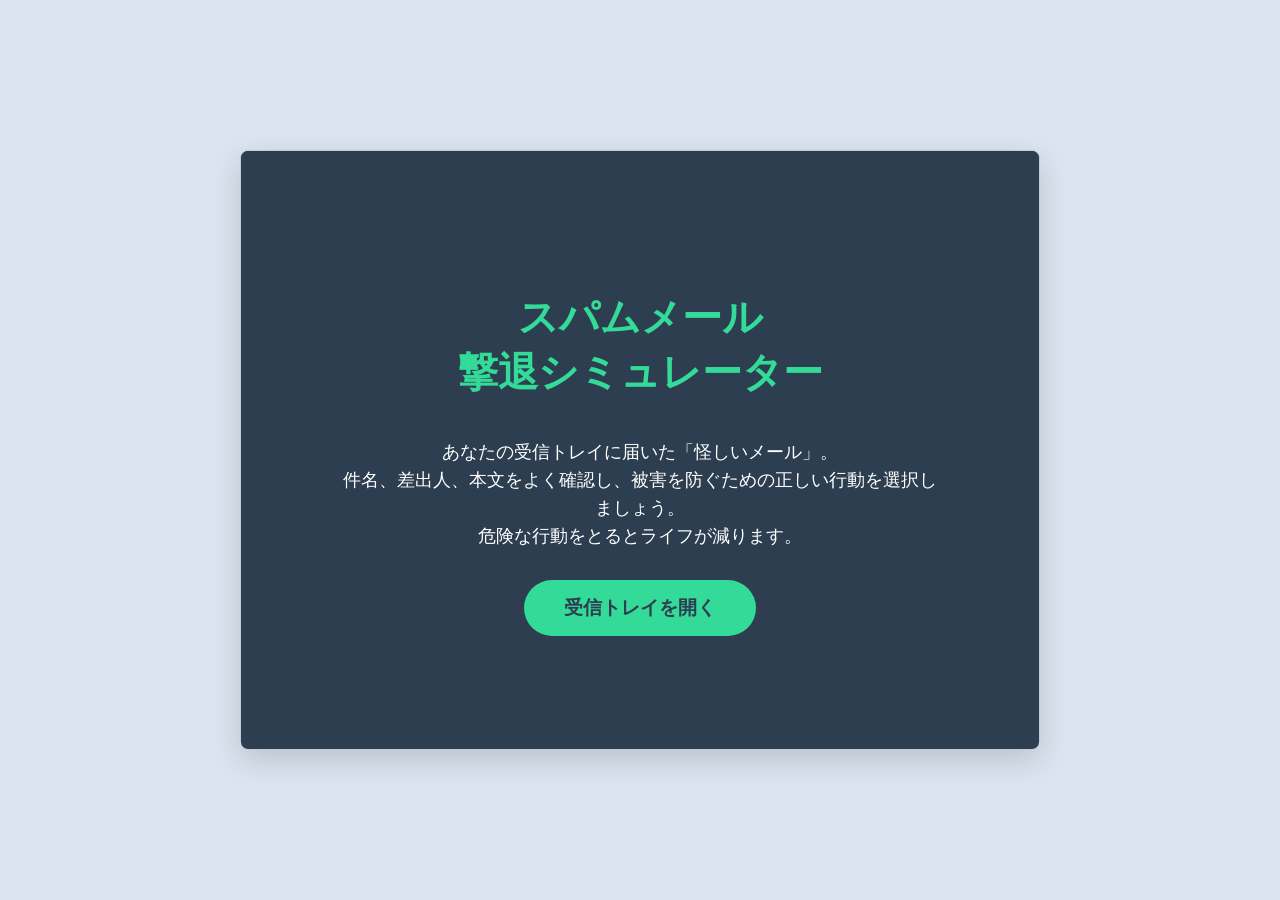
<file: minigames/minigame_simu_mail.html>
<!DOCTYPE html>
<html lang="ja">
<head>
  <meta charset="UTF-8">
  <meta name="viewport" content="width=device-width, initial-scale=1.0">
  <title>スパムメール撃退シミュレーター</title>
  <style>
    /* =========================================================
       CSS リセット & 基本設定
    ========================================================= */
    * {
      box-sizing: border-box;
      user-select: none;
    }
    body {
      margin: 0;
      padding: 0;
      font-family: -apple-system, BlinkMacSystemFont, "Segoe UI", Roboto, "Helvetica Neue", Arial, sans-serif;
      background-color: #dbe4f0;
      display: flex;
      justify-content: center;
      align-items: center;
      height: 100vh;
      overflow: hidden;
    }

    /* ゲームコンテナ（メーラー風） */
    #game-container {
      position: relative;
      width: 100%;
      max-width: 800px;
      height: 100%;
      max-height: 600px;
      background-color: #f3f6f9;
      display: flex;
      flex-direction: column;
      box-shadow: 0 10px 30px rgba(0,0,0,0.15);
      border-radius: 8px;
      overflow: hidden;
      border: 1px solid #c0cadd;
    }

    /* =========================================================
       ヘッダー（メーラーのツールバー風）
    ========================================================= */
    .header {
      background-color: #2c3e50;
      color: #fff;
      padding: 12px 20px;
      display: flex;
      justify-content: space-between;
      align-items: center;
      font-size: 1rem;
      font-weight: bold;
      box-shadow: 0 2px 4px rgba(0,0,0,0.1);
      z-index: 2;
    }
    .header-logo {
      display: flex;
      align-items: center;
      gap: 10px;
    }
    .header-logo span { font-size: 1.2rem; }
    .status-area {
      display: flex;
      gap: 20px;
    }
    .life-icons { color: #e74c3c; font-size: 1.1rem; }

    /* =========================================================
       メインエリア（メール表示部）
    ========================================================= */
    .main-area {
      flex: 1;
      display: flex;
      flex-direction: column;
      overflow: hidden;
    }

    /* メールのヘッダー情報 */
    .mail-header-info {
      background-color: #fff;
      padding: 15px 20px;
      border-bottom: 1px solid #e0e6ed;
    }
    .mail-subject {
      font-size: 1.4rem;
      font-weight: bold;
      color: #2c3e50;
      margin-bottom: 10px;
    }
    .mail-sender {
      font-size: 0.95rem;
      color: #555;
      display: flex;
      align-items: center;
      gap: 8px;
    }
    .sender-icon {
      width: 32px;
      height: 32px;
      background-color: #bdc3c7;
      border-radius: 50%;
      display: flex;
      justify-content: center;
      align-items: center;
      color: #fff;
      font-weight: bold;
    }
    .sender-address {
      color: #3498db;
      font-family: monospace;
      background: #f0f4f8;
      padding: 2px 6px;
      border-radius: 4px;
    }

    /* メール本文 */
    .mail-body {
      flex: 1;
      background-color: #fff;
      padding: 20px;
      font-size: 1rem;
      line-height: 1.6;
      color: #333;
      overflow-y: auto;
      white-space: pre-wrap; /* 改行を反映 */
      font-family: "Meiryo", sans-serif;
    }
    
    /* リンクっぽく見せる装飾 */
    .fake-link {
      color: #0000EE;
      text-decoration: underline;
      cursor: not-allowed;
    }
    /* 添付ファイルっぽく見せる装飾 */
    .fake-attachment {
      display: inline-block;
      margin-top: 20px;
      padding: 10px 15px;
      border: 1px solid #ccc;
      background-color: #fafafa;
      border-radius: 4px;
      color: #555;
      font-weight: bold;
    }

    /* =========================================================
       アクションエリア（行動選択）
    ========================================================= */
    .action-area {
      background-color: #ecf0f1;
      padding: 15px 20px;
      border-top: 1px solid #bdc3c7;
    }
    .action-title {
      font-size: 0.9rem;
      font-weight: bold;
      color: #7f8c8d;
      margin-bottom: 10px;
    }
    .action-grid {
      display: grid;
      grid-template-columns: repeat(auto-fit, minmax(200px, 1fr));
      gap: 10px;
    }
    .btn-action {
      background-color: #fff;
      color: #2c3e50;
      border: 1px solid #bdc3c7;
      border-radius: 4px;
      padding: 12px;
      font-size: 1rem;
      font-weight: bold;
      cursor: pointer;
      transition: all 0.2s;
      box-shadow: 0 2px 0 #bdc3c7;
      text-align: center;
    }
    .btn-action:hover {
      background-color: #f7f9fa;
      transform: translateY(-1px);
      box-shadow: 0 3px 0 #bdc3c7;
    }
    .btn-action:active {
      transform: translateY(2px);
      box-shadow: none;
    }

    /* =========================================================
       フィードバックモーダル
    ========================================================= */
    .modal-overlay {
      position: absolute;
      top: 0; left: 0; right: 0; bottom: 0;
      background-color: rgba(44, 62, 80, 0.9);
      display: flex;
      justify-content: center;
      align-items: center;
      z-index: 10;
      opacity: 0;
      pointer-events: none;
      transition: opacity 0.3s;
    }
    .modal-overlay.show {
      opacity: 1;
      pointer-events: auto;
    }
    .modal-content {
      background: #fff;
      width: 90%;
      max-width: 500px;
      border-radius: 8px;
      padding: 30px;
      text-align: center;
      box-shadow: 0 15px 30px rgba(0,0,0,0.3);
      transform: scale(0.9);
      transition: transform 0.3s cubic-bezier(0.175, 0.885, 0.32, 1.275);
    }
    .modal-overlay.show .modal-content {
      transform: scale(1);
    }
    .modal-icon {
      font-size: 4rem;
      margin-bottom: 15px;
    }
    .icon-correct { color: #2ecc71; }
    .icon-wrong { color: #e74c3c; }
    
    .modal-title {
      font-size: 1.5rem;
      font-weight: bold;
      margin-bottom: 15px;
      color: #2c3e50;
    }
    .modal-text {
      font-size: 1rem;
      line-height: 1.6;
      color: #555;
      margin-bottom: 25px;
      text-align: left;
    }
    .btn-next {
      background-color: #3498db;
      color: #fff;
      border: none;
      padding: 12px 30px;
      font-size: 1.1rem;
      border-radius: 4px;
      cursor: pointer;
      font-weight: bold;
      transition: background 0.2s;
    }
    .btn-next:hover { background-color: #2980b9; }

    /* =========================================================
       スタート・リザルト画面
    ========================================================= */
    .screen {
      position: absolute;
      top: 0; left: 0; right: 0; bottom: 0;
      background-color: #2c3e50;
      color: #fff;
      display: flex;
      flex-direction: column;
      justify-content: center;
      align-items: center;
      z-index: 20;
    }
    .screen h1 {
      font-size: 2.5rem;
      margin-bottom: 20px;
      text-align: center;
      color: #34db98;
    }
    .screen p {
      font-size: 1.1rem;
      margin-bottom: 30px;
      text-align: center;
      line-height: 1.6;
      max-width: 600px;
    }
    .btn-primary {
      background-color: #34db98;
      color: #2c3e50;
      border: none;
      padding: 15px 40px;
      font-size: 1.2rem;
      border-radius: 30px;
      cursor: pointer;
      font-weight: bold;
      transition: transform 0.2s, background 0.2s;
    }
    .btn-primary:hover {
      background-color: #2ecc71;
      transform: scale(1.05);
    }
    .hidden { display: none !important; }

    /* ダメージエフェクト */
    @keyframes damage-flash {
      0%, 100% { background-color: #2c3e50; }
      50% { background-color: #c0392b; }
    }
    .damage-bg { animation: damage-flash 0.4s ease-out; }
  </style>
</head>
<body>

  <div id="game-container">
    <!-- UIはJSで構築 -->
  </div>

<script>
  /**
   * =====================================================================
   * 【設定項目】 USER_SETTINGS
   * メールのシナリオ（ケース）やスコア設定を一元管理します。
   * =====================================================================
   */
  const USER_SETTINGS = {
    MAX_LIFE: 3,             // 失敗できる回数
    SCORE_PER_CORRECT: 100,  // 正解（適切な行動）時のスコア
    SCORE_PER_LIFE: 50,      // クリア時、残っているライフ1つにつき加算されるボーナス

    // 受信するメールのケース（出題順は固定、またはシャッフル可能）
    CASES: [
      {
        subject: "【至急】アカウント一時停止のお知らせ",
        senderName: "Amozan カスタマーサポート",
        senderAddress: "info@amozan-security-update.com", // ドメインが偽物
        body: "お客様のアカウントに対して、第三者からの不正なログイン試行が検出されました。\n安全のため、アカウントを一時的に停止しております。\n\n24時間以内に以下のリンクから本人確認を完了しない場合、アカウントは永久に削除されます。\n\n<span class='fake-link'>http://amozan-security-update.com/login/</span>\n\nご協力をお願いいたします。",
        options: [
          {
            text: "URLをクリックしてログインする",
            isCorrect: false,
            feedback: "【危険・フィッシング詐欺】\nURLをクリックしてはいけません！差出人のアドレス（amozan-〜.com）が正規のものではありません。「24時間以内」「永久に削除」など、焦らせて冷静な判断を奪うのは詐欺の典型的な手口です。"
          },
          {
            text: "メールを無視（削除）する",
            isCorrect: true,
            feedback: "【適切な対応】\n不審なメールは無視して削除するのが正解です。もし本当にアカウントが心配な場合は、メールのURLからではなく、普段使っている公式アプリやブックマークから公式サイトにアクセスして状況を確認しましょう。"
          },
          {
            text: "差出人に返信して確認する",
            isCorrect: false,
            feedback: "【危険・情報漏洩】\n返信してはいけません。返信することで、あなたのメールアドレスが「実際に使われているアドレス」だと詐欺業者に教えてしまい、さらに多くの迷惑メールが届くようになります。"
          }
        ]
      },
      {
        subject: "【重要】請求書送付の件（株式会社〇〇）",
        senderName: "山田 太郎",
        senderAddress: "yamada.taro@random-freemail.co.jp",
        body: "お世話になっております。\n株式会社〇〇の山田です。\n\n先月分の請求書を添付ファイルにてお送りいたします。\n内容をご確認いただき、期日までにお振り込みをお願い申し上げます。\n\nよろしくお願いいたします。\n\n<div class='fake-attachment'>📎 請求書_202310.zip (452KB)</div>",
        options: [
          {
            text: "添付ファイルをダウンロードして開く",
            isCorrect: false,
            feedback: "【危険・マルウェア感染】\n心当たりのない相手からの添付ファイルは絶対に開いてはいけません。中身は請求書ではなく、ウイルス（Emotetやランサムウェアなど）である可能性が非常に高いです。"
          },
          {
            text: "迷惑メールとして報告・削除する",
            isCorrect: true,
            feedback: "【適切な対応】\n心当たりのない請求書メールは、マルウェア（ウイルス）を感染させるための攻撃メールである可能性が高いです。添付ファイルには絶対に触れず、削除しましょう。業務用のPCであれば、社内の情報システム部門に報告するのも良い対応です。"
          }
        ]
      },
      {
        subject: "システム管理者より：パスワード更新のお願い",
        senderName: "IT・システム管理部",
        senderAddress: "admin-update@your-school-domain.net",
        body: "全生徒・職員へのお知らせ\n\nセキュリティシステム更新のため、現在使用しているパスワードの再登録が必要です。\n以下のフォームにアクセスし、現在の【ID】と【パスワード】を入力して更新を完了させてください。\n\n<span class='fake-link'>https://forms.google.com/xyz...</span>\n\n※本日中に完了しない場合、ネットワークへの接続ができなくなります。",
        options: [
          {
            text: "指示通りにフォームにパスワードを入力する",
            isCorrect: false,
            feedback: "【危険・パスワード窃取】\n管理者がメールやGoogleフォーム等で直接パスワードの入力を求めることは絶対にありません。これは組織内を狙った「標的型攻撃」やなりすましの可能性が高いです。"
          },
          {
            text: "管理部門に別の手段で直接確認する",
            isCorrect: true,
            feedback: "【完璧な対応！】\n少しでも不審に感じたら、メールに書かれている連絡先やURLを使わず、電話や直接訪問など「別の手段」で本物の管理部門に事実確認を行うのが最も安全で確実なセキュリティ対策です。"
          },
          {
            text: "友達にメールを転送して聞いてみる",
            isCorrect: false,
            feedback: "【不適切・被害拡大】\nもしこのメールにウイルスが仕込まれていた場合、転送することで友達にも被害を広げてしまう可能性があります。判断に迷った時は、専門部署（先生や情シス）に相談しましょう。"
          }
        ]
      }
    ]
  };

  /**
   * =====================================================================
   * 【ゲームロジック】 PhishingSimulationGame Class
   * =====================================================================
   */
  class PhishingSimulationGame {
    constructor(containerId, settings) {
      this.container = document.getElementById(containerId);
      this.settings = settings;

      // 状態変数
      this.life = settings.MAX_LIFE;
      this.score = 0;
      this.currentCaseIndex = 0;
      this.cases = [];
      this.isGameOver = false;
      this.isClear = false;

      // イベントバインド
      this.boundHandleClick = this.handleClick.bind(this);
    }

    init() {
      this.renderBaseHTML();
      
      this.ui = {
        header: this.container.querySelector('.header'),
        lifeText: this.container.querySelector('#ui-life'),
        scoreText: this.container.querySelector('#ui-score'),
        mailSubject: this.container.querySelector('#ui-mail-subject'),
        senderIcon: this.container.querySelector('#ui-sender-icon'),
        senderName: this.container.querySelector('#ui-sender-name'),
        senderAddress: this.container.querySelector('#ui-sender-address'),
        mailBody: this.container.querySelector('#ui-mail-body'),
        actionGrid: this.container.querySelector('#ui-action-grid'),
        modalOverlay: this.container.querySelector('#ui-modal-overlay'),
        modalIcon: this.container.querySelector('#ui-modal-icon'),
        modalTitle: this.container.querySelector('#ui-modal-title'),
        modalText: this.container.querySelector('#ui-modal-text'),
        startScreen: this.container.querySelector('#screen-start'),
        resultScreen: this.container.querySelector('#screen-result'),
        resultTitle: this.container.querySelector('#result-title'),
        resultMessage: this.container.querySelector('#result-message')
      };

      this.container.addEventListener('click', this.boundHandleClick);
    }

    renderBaseHTML() {
      this.container.innerHTML = `
        <!-- ヘッダー -->
        <div class="header">
          <div class="header-logo">
            <span>🛡️</span> SecMail
          </div>
          <div class="status-area">
            <div>SCORE: <span id="ui-score">0</span></div>
            <div>LIFE: <span id="ui-life" class="life-icons"></span></div>
          </div>
        </div>

        <!-- メール表示エリア -->
        <div class="main-area">
          <div class="mail-header-info">
            <div id="ui-mail-subject" class="mail-subject"></div>
            <div class="mail-sender">
              <div id="ui-sender-icon" class="sender-icon"></div>
              <span id="ui-sender-name" style="font-weight:bold;"></span>
              <span id="ui-sender-address" class="sender-address"></span>
            </div>
          </div>
          <div id="ui-mail-body" class="mail-body"></div>
        </div>

        <!-- 行動選択エリア -->
        <div class="action-area">
          <div class="action-title">このメールに対する行動を選択してください：</div>
          <div id="ui-action-grid" class="action-grid"></div>
        </div>

        <!-- フィードバックモーダル -->
        <div id="ui-modal-overlay" class="modal-overlay">
          <div class="modal-content">
            <div id="ui-modal-icon" class="modal-icon"></div>
            <div id="ui-modal-title" class="modal-title"></div>
            <div id="ui-modal-text" class="modal-text"></div>
            <button class="btn-next" data-action="next-case">確認して次へ</button>
          </div>
        </div>

        <!-- スタート画面 -->
        <div id="screen-start" class="screen">
          <h1>スパムメール<br>撃退シミュレーター</h1>
          <p>あなたの受信トレイに届いた「怪しいメール」。<br>件名、差出人、本文をよく確認し、被害を防ぐための正しい行動を選択しましょう。<br>危険な行動をとるとライフが減ります。</p>
          <button class="btn-primary" data-action="start">受信トレイを開く</button>
        </div>

        <!-- リザルト画面 -->
        <div id="screen-result" class="screen hidden">
          <h1 id="result-title"></h1>
          <p id="result-message"></p>
          <button class="btn-primary" data-action="finish">システムから退出</button>
        </div>
      `;
    }

    handleClick(e) {
      const action = e.target.getAttribute('data-action');
      
      if (action === 'start') {
        this.startGame();
      } else if (action === 'finish') {
        this.finishGame();
      } else if (action === 'next-case') {
        this.goToNextCase();
      } else if (action === 'choose-option') {
        const index = parseInt(e.target.getAttribute('data-index'), 10);
        this.handleOption(index);
      }
    }

    startGame() {
      this.ui.startScreen.classList.add('hidden');
      // 出題配列をコピー（必要ならここでシャッフル）
      this.cases = [...this.settings.CASES];
      this.currentCaseIndex = 0;
      this.score = 0;
      this.life = this.settings.MAX_LIFE;
      
      this.updateStatusUI();
      this.loadCase();
    }

    updateStatusUI() {
      this.ui.scoreText.textContent = this.score;
      // ライフのハート表示
      this.ui.lifeText.textContent = '❤️'.repeat(this.life) + '🖤'.repeat(this.settings.MAX_LIFE - this.life);
    }

    loadCase() {
      const currentData = this.cases[this.currentCaseIndex];

      // メールのセット
      this.ui.mailSubject.textContent = currentData.subject;
      this.ui.senderName.textContent = currentData.senderName;
      this.ui.senderAddress.textContent = `<${currentData.senderAddress}>`;
      this.ui.senderIcon.textContent = currentData.senderName.charAt(0);
      
      // 本文（HTMLタグを許可して擬似リンク等を表示）
      this.ui.mailBody.innerHTML = currentData.body;

      // 選択肢ボタンの生成
      this.ui.actionGrid.innerHTML = '';
      currentData.options.forEach((opt, index) => {
        const btn = document.createElement('button');
        btn.className = 'btn-action';
        btn.textContent = opt.text;
        btn.setAttribute('data-action', 'choose-option');
        btn.setAttribute('data-index', index);
        this.ui.actionGrid.appendChild(btn);
      });
    }

    handleOption(optionIndex) {
      const currentData = this.cases[this.currentCaseIndex];
      const selectedOption = currentData.options[optionIndex];

      if (selectedOption.isCorrect) {
        // 正解
        this.score += this.settings.SCORE_PER_CORRECT;
        this.showModal(true, "安全を確保しました", selectedOption.feedback);
      } else {
        // 不正解（ダメージ）
        this.life--;
        this.playDamageAnim();
        this.showModal(false, "セキュリティインシデント発生！", selectedOption.feedback);
      }

      this.updateStatusUI();
    }

    showModal(isCorrect, title, text) {
      this.ui.modalIcon.className = `modal-icon ${isCorrect ? 'icon-correct' : 'icon-wrong'}`;
      this.ui.modalIcon.textContent = isCorrect ? '🛡️' : '⚠️';
      
      this.ui.modalTitle.textContent = title;
      this.ui.modalTitle.style.color = isCorrect ? '#2ecc71' : '#e74c3c';
      
      this.ui.modalText.innerHTML = text.replace(/\n/g, '<br>');
      
      this.ui.modalOverlay.classList.add('show');
    }

    playDamageAnim() {
      this.ui.header.classList.add('damage-bg');
      setTimeout(() => {
        this.ui.header.classList.remove('damage-bg');
      }, 400);
    }

    goToNextCase() {
      this.ui.modalOverlay.classList.remove('show');

      if (this.life <= 0) {
        // ライフゼロでゲームオーバー
        this.endGame(false, "PCがウイルスに感染し、システムが乗っ取られてしまいました。日頃から不審なメールには注意しましょう。");
        return;
      }

      this.currentCaseIndex++;

      if (this.currentCaseIndex >= this.cases.length) {
        // 全ケース終了でクリア
        this.endGame(true, "すべての不審なメールを適切に処理し、システムを守り抜きました！");
      } else {
        // 次のケースへ
        this.loadCase();
      }
    }

    endGame(isClear, reasonMsg) {
      this.isClear = isClear;
      this.isGameOver = true;

      // ライフボーナスの加算
      if (isClear) {
        this.score += (this.life * this.settings.SCORE_PER_LIFE);
      }

      setTimeout(() => {
        this.ui.resultTitle.textContent = isClear ? "SYSTEM SECURED" : "SYSTEM COMPROMISED";
        this.ui.resultTitle.style.color = isClear ? "#34db98" : "#e74c3c";
        
        this.ui.resultMessage.innerHTML = `
          ${reasonMsg}<br><br>
          最終評価スコア: ${this.score}
        `;
        
        this.ui.resultScreen.classList.remove('hidden');
      }, 300);
    }

    /**
     * 【必須要件】 親ウィンドウへ結果を送信し、インスタンスを破棄する
     */
    finishGame() {
      window.parent.postMessage({
        type: 'MINIGAME_END',
        flags: {
          minigame_score: this.score,
          minigame_clear: this.isClear
        }
      }, '*');

      this.destroy();
    }

    destroy() {
      // イベントリスナーの完全解除とDOMクリア
      this.container.removeEventListener('click', this.boundHandleClick);
      this.container.innerHTML = '';
      console.log("PhishingSimulationGame instance destroyed safely.");
    }
  }

  /**
   * =====================================================================
   * DOM読み込み完了後にゲームを初期化
   * =====================================================================
   */
  document.addEventListener('DOMContentLoaded', () => {
    const game = new PhishingSimulationGame('game-container', USER_SETTINGS);
    game.init();
  });
</script>
</body>
</html>
</file>
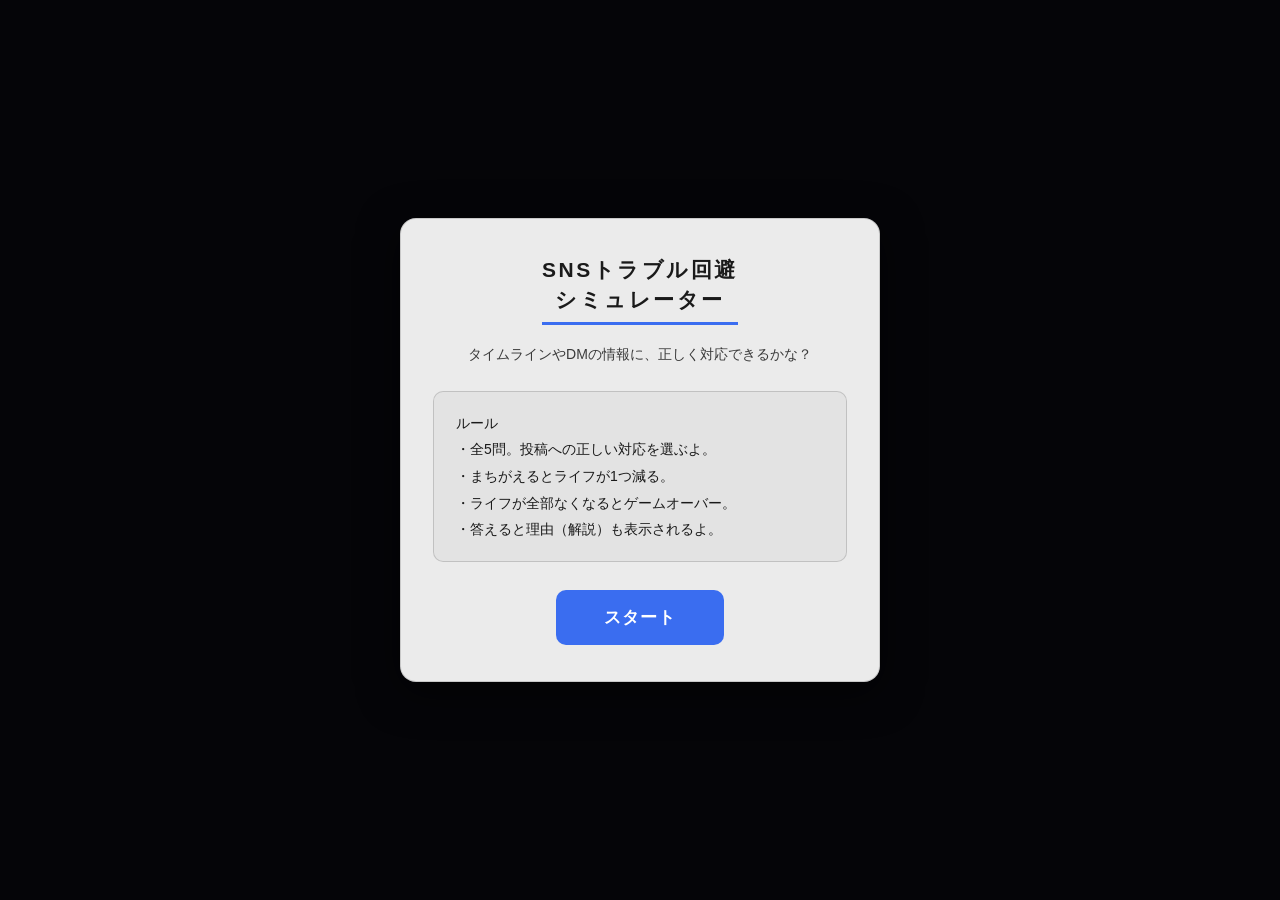
<file: minigames/minigame_simu_sns_X.html>
<!DOCTYPE html>
<html lang="ja">
<head>
<meta charset="UTF-8">
<meta name="viewport" content="width=device-width, initial-scale=1.0">
<title>SNSトラブル回避シミュレーター</title>
<style>
/* ===== THEME ===== */
:root {
  --accent: #3a6df0;
  --accent-rgb: 58, 109, 240;

  --bg-dark: #050508;
  --panel-bg: rgba(255, 255, 255, 0.92);
  --panel-border: rgba(0, 0, 0, 0.15);
  --text-main: #1a1a1a;
  --text-sub: #3a3a3a;
  --text-dim: #707070;
  --btn-bg: rgba(0, 0, 0, 0.04);
  --btn-bg-hover: rgba(0, 0, 0, 0.08);
  --btn-border: rgba(0, 0, 0, 0.6);
  --success-color: #2e7d32;
  --success-bg: #eaf6ee;
  --danger-color: #c62828;
  --danger-bg: #fbecec;
  --font-main: 'Noto Sans JP', sans-serif;
}

/* ===== BASE LAYOUT ===== */
* { box-sizing: border-box; margin: 0; padding: 0; }
html, body {
  width: 100%; height: 100%;
  background: var(--bg-dark);
  font-family: var(--font-main);
  color: var(--text-main);
  user-select: none; overflow: hidden;
  display: flex; align-items: center; justify-content: center;
}
.hidden { display: none !important; }

/* ===== PANEL COMMON ===== */
.screen-panel {
  width: min(480px, 92%);
  max-height: 90vh;
  overflow-y: auto;
  padding: 36px 32px;
  background: var(--panel-bg);
  border: 1px solid var(--panel-border);
  border-radius: 16px;
  box-shadow: 0 10px 40px rgba(0,0,0,0.6);
  display: flex; flex-direction: column; align-items: center;
}
.panel-title-wrap { display: inline-flex; flex-direction: column; align-items: center; margin-bottom: 18px; }
.panel-title { font-size: 21px; font-weight: bold; letter-spacing: 0.12em; text-align: center; padding-bottom: 8px; border-bottom: 3px solid var(--accent); line-height: 1.4; }
.panel-subtitle { font-size: 14px; font-weight: 500; color: var(--text-sub); text-align: center; line-height: 1.7; margin-bottom: 24px; }

/* ===== BUTTONS ===== */
.sys-btn {
  font-family: var(--font-main); font-size: 16px; font-weight: bold; letter-spacing: 0.05em;
  padding: 14px 36px; border-radius: 8px; cursor: pointer;
  background: var(--btn-bg); border: 1px solid var(--btn-border); color: var(--text-main);
  transition: all 0.2s ease;
}
.sys-btn:hover:not(:disabled) { background: var(--btn-bg-hover); transform: translateY(-2px); box-shadow: 0 4px 12px rgba(0,0,0,0.12); }
.sys-btn:active:not(:disabled) { transform: translateY(0); box-shadow: none; }
.sys-btn:disabled { opacity: 0.35; cursor: not-allowed; transform: none; box-shadow: none; }

.btn-primary {
  font-family: var(--font-main); font-size: 17px; font-weight: bold; letter-spacing: 0.05em;
  padding: 16px 48px; border-radius: 10px; cursor: pointer; border: none;
  background: var(--accent); color: #fff;
  transition: filter 0.15s ease;
}
.btn-primary:hover { filter: brightness(1.08); }
.btn-primary:active { filter: brightness(0.95); }

/* ===== START SCREEN ===== */
.rules-box {
  width: 100%; font-size: 14px; line-height: 1.9; text-align: left;
  background: rgba(0,0,0,0.03); border: 1px solid var(--panel-border);
  border-radius: 10px; padding: 18px 22px; margin-bottom: 28px;
}

/* ===== HEADER ===== */
.quiz-header {
  width: 100%; display: flex; justify-content: space-between; align-items: center;
  font-size: 13px; font-weight: bold; color: var(--text-dim);
  letter-spacing: 0.05em; margin-bottom: 18px;
}
.life-dots { letter-spacing: 3px; font-size: 14px; }
.life-on { color: var(--danger-color); }
.life-off { color: var(--panel-border); }

/* ===== SITUATION LABEL ===== */
.situation-label {
  align-self: flex-start;
  background: rgba(var(--accent-rgb), 0.12);
  color: var(--accent);
  padding: 6px 14px; border-radius: 6px;
  font-size: 13px; font-weight: bold; margin-bottom: 14px;
}

/* ===== X-STYLE POST CARD ===== */
.post-card {
  width: 100%;
  background: rgba(0,0,0,0.02);
  border: 3px solid var(--panel-border);
  border-radius: 12px;
  padding: 16px;
  margin-bottom: 20px;
  transition: border-color 0.25s, background 0.25s;
}
.post-card.correct { border-color: var(--success-color); background: var(--success-bg); }
.post-card.wrong { border-color: var(--danger-color); background: var(--danger-bg); }
.post-header { display: flex; align-items: center; margin-bottom: 12px; }
.avatar {
  width: 44px; height: 44px; border-radius: 50%; flex-shrink: 0; margin-right: 12px;
  display: flex; justify-content: center; align-items: center;
  font-size: 15px; color: #fff; font-weight: bold;
}
.user-info { display: flex; flex-direction: column; min-width: 0; }
.user-name { font-weight: bold; font-size: 15px; }
.user-id { color: var(--text-dim); font-size: 13px; }

.post-body { font-size: 15px; line-height: 1.65; white-space: pre-wrap; word-break: break-word; }
.post-tag, .post-link { color: var(--accent); font-weight: bold; }

.post-image { width: 100%; max-height: 220px; object-fit: cover; border: 1px solid var(--panel-border); border-radius: 10px; margin-top: 12px; display: block; }

/* ===== ACTIONS ===== */
.action-prompt { align-self: flex-start; font-size: 13px; font-weight: bold; color: var(--text-main); margin-bottom: 10px; }
.action-grid { width: 100%; display: flex; flex-direction: column; gap: 10px; }
.action-btn { width: 100%; padding: 16px 18px; text-align: center; line-height: 1.5; }

/* ===== FEEDBACK MODAL ===== */
.modal-overlay {
  position: fixed; inset: 0; z-index: 50;
  background: rgba(0,0,0,0.55);
  display: flex; align-items: center; justify-content: center; padding: 20px;
  opacity: 0; pointer-events: none; transition: opacity 0.2s ease;
}
.modal-overlay.show { opacity: 1; pointer-events: auto; }
.modal-box {
  width: min(400px, 100%); max-height: 86vh; overflow-y: auto;
  background: #ffffff; border: 4px solid var(--panel-border); border-radius: 16px;
  padding: 26px 22px; text-align: center;
  box-shadow: 0 12px 40px rgba(0,0,0,0.5);
  transform: translateY(14px); transition: transform 0.2s ease;
}
.modal-overlay.show .modal-box { transform: none; }
.modal-box.correct { border-color: var(--success-color); background: var(--success-bg); }
.modal-box.wrong { border-color: var(--danger-color); background: var(--danger-bg); }
.modal-mark { font-size: 40px; font-weight: bold; line-height: 1; margin-bottom: 8px; }
.modal-mark.correct { color: var(--success-color); }
.modal-mark.wrong { color: var(--danger-color); }
.modal-title { font-size: 18px; font-weight: bold; margin-bottom: 12px; }
.modal-title.correct { color: var(--success-color); }
.modal-title.wrong { color: var(--danger-color); }
.modal-text { font-size: 14px; line-height: 1.75; text-align: left; color: var(--text-main); white-space: pre-wrap; margin-bottom: 22px; }

/* ===== END SCREEN ===== */
.end-score-num { font-size: 48px; font-weight: bold; margin: 6px 0 4px; }
.end-rank { font-size: 17px; font-weight: bold; letter-spacing: 0.05em; margin-bottom: 14px; }
.end-rank.clear { color: var(--success-color); }
.end-rank.fail { color: var(--danger-color); }
.end-msg { font-size: 14px; color: var(--text-dim); text-align: center; line-height: 1.8; margin-bottom: 26px; }
</style>
</head>
<body>

<!-- スタート画面 -->
<div id="start-screen" class="screen-panel">
  <div class="panel-title-wrap">
    <div class="panel-title">SNSトラブル回避<br>シミュレーター</div>
  </div>
  <div class="panel-subtitle">タイムラインやDMの情報に、正しく対応できるかな？</div>
  <div class="rules-box">
    ルール<br>
    ・全5問。投稿への正しい対応を選ぶよ。<br>
    ・まちがえるとライフが1つ減る。<br>
    ・ライフが全部なくなるとゲームオーバー。<br>
    ・答えると理由（解説）も表示されるよ。
  </div>
  <button class="btn-primary" id="start-btn">スタート</button>
</div>

<!-- ゲーム画面 -->
<div id="game-screen" class="screen-panel hidden">
  <div class="quiz-header">
    <span>シチュエーション <span id="ui-progress-num">1</span> / <span id="ui-progress-total">5</span></span>
    <span>ライフ <span id="ui-life" class="life-dots"></span></span>
  </div>

  <div id="ui-situation" class="situation-label"></div>

  <div id="ui-post-card" class="post-card">
    <div class="post-header">
      <div id="ui-avatar" class="avatar"></div>
      <div class="user-info">
        <span id="ui-author-name" class="user-name"></span>
        <span id="ui-author-id" class="user-id"></span>
      </div>
    </div>
    <div id="ui-post-content" class="post-body"></div>
    <img id="ui-post-image" class="post-image hidden" alt="">
  </div>

  <div class="action-prompt">あなたの行動を選択：</div>
  <div id="ui-action-grid" class="action-grid"></div>
</div>

<!-- フィードバックモーダル -->
<div id="ui-modal" class="modal-overlay">
  <div id="ui-modal-box" class="modal-box">
    <div id="ui-modal-mark" class="modal-mark"></div>
    <div id="ui-modal-title" class="modal-title"></div>
    <div id="ui-modal-text" class="modal-text"></div>
    <button class="btn-primary" id="ui-modal-next">次へ進む</button>
  </div>
</div>

<!-- エンド画面 -->
<div id="end-screen" class="screen-panel hidden">
  <div class="panel-title-wrap">
    <div class="panel-title">シミュレーション終了</div>
  </div>
  <div class="end-score-num"><span id="ui-end-score">0</span> 点</div>
  <div class="end-rank" id="ui-end-rank"></div>
  <div class="end-msg" id="ui-end-msg"></div>
  <button class="btn-primary" id="end-btn">メインゲームへ戻る</button>
</div>

<script>
const USER_SETTINGS = {
  MAX_LIFE: 3,
  SCORE_PER_CORRECT: 100,
  SCORE_PER_LIFE: 50,

  CASES: [
    {
      situation: 'タイムラインで見かけた投稿',
      authorName: 'ニュース速報まとめ',
      authorId: '@news_matome_x',
      avatarColor: '#e67e22',
      avatarInitial: '速',
      content: "【緊急・拡散希望】\n〇〇市で動物園からライオンが逃げ出しました！\n近くの人は絶対に外に出ないでください！！\n<span class='post-tag'>#拡散希望</span> <span class='post-tag'>#注意喚起</span>",
      image: null,
      options: [
        {
          text: 'みんなに知らせるためにリポスト（拡散）する',
          correct: false,
          feedback: '【不適切・デマの拡散】\n災害時や緊急時には、不安をあおる嘘の情報（フェイクニュース）が出回ることがあります。真偽不明の情報を拡散すると、あなた自身がデマの加害者になってしまいます。'
        },
        {
          text: '自治体や公式の発表を確認する / 無視する',
          correct: true,
          feedback: '【適切な対応】\nまずは落ち着いて、警察や自治体、信頼できる報道機関の公式アカウントで事実を確認しましょう。嘘だとわかった場合は反応せず無視するのが正解です。'
        }
      ]
    },
    {
      situation: '自分の投稿（下書き）',
      authorName: 'あなた',
      authorId: '@player_account',
      avatarColor: '#3a6df0',
      avatarInitial: 'You',
      content: "今日から家族旅行で1週間ハワイに行ってきます！\n留守番頼んだよ〜！\n<span class='post-tag'>#家族旅行</span> <span class='post-tag'>#ハワイ</span>",
      image: null,
      options: [
        {
          text: 'このまま投稿する',
          correct: false,
          feedback: '【危険・個人情報の漏洩】\n「1週間家を空ける」ことと「自宅の外観（場所の特定）」をセットでSNSに公開すると、空き巣の標的にされる危険性が非常に高いです。'
        },
        {
          text: '旅行から帰宅した後に事後報告として投稿する',
          correct: true,
          feedback: '【適切な対応】\n旅行の写真は、帰宅した後に「行ってきました」と事後報告するのが安全です。SNSは不特定多数の人が見ていることを常に意識しましょう。'
        }
      ]
    },
    {
      situation: 'あなた宛てのダイレクトメッセージ（DM）',
      authorName: 'キャンペーン公式アカウント',
      authorId: '@camp_official_123',
      avatarColor: '#9b59b6',
      avatarInitial: 'キ',
      content: "ご当選おめでとうございます！\n最新のスマートフォンが当たりました！\n\n以下のURLから、送料のみクレジットカードでお支払いいただき、受け取り手続きを完了させてください。\n<span class='post-link'>https://fake-campaign-prize.com/login/</span>",
      image: null,
      options: [
        {
          text: 'リンクを開いてクレジットカード情報を入力する',
          correct: false,
          feedback: '【危険・フィッシング詐欺】\n身に覚えのない当選DMは、個人情報やクレジットカード番号を盗み取るためのフィッシング詐欺です。絶対にURLを開いてはいけません。'
        },
        {
          text: '無視してアカウントをブロック・通報する',
          correct: true,
          feedback: '【適切な対応】\nこのような詐欺DMには一切返信せず、アカウントをブロックし、SNSの運営に通報するのが最も安全な対処法です。'
        }
      ]
    },
    {
      situation: 'タイムラインで見かけた投稿',
      authorName: 'アニメ大好き',
      authorId: '@anime_love_99',
      avatarColor: '#e74c3c',
      avatarInitial: 'ア',
      content: "今週の最新話、ここから全部無料で見れるよ！神回すぎたｗｗ\nみんなも早く見た方がいい！\n<span class='post-link'>http://illegal-movie-site.net/watch/</span>",
      image: null,
      options: [
        {
          text: 'リンクをクリックして動画を見る',
          correct: false,
          feedback: '【不適切・著作権侵害とウイルス感染】\n公式配信ではない違法アップロード動画を視聴することは著作権侵害にあたるだけでなく、サイトにアクセスしただけでウイルスに感染するリスクもあります。'
        },
        {
          text: '違法サイトへの誘導として通報する / 無視する',
          correct: true,
          feedback: '【適切な対応】\n違法アップロードへのリンクは無視しましょう。プラットフォームの機能を使って「スパム」や「著作権侵害」として通報するのも良い対応です。'
        }
      ]
    },
    {
      situation: 'タイムラインで見かけた投稿',
      authorName: '匿名ユーザー',
      authorId: '@nanashi_00',
      avatarColor: '#7f8c8d',
      avatarInitial: '匿',
      content: '〇〇（有名人）ってマジで性格悪いらしいな。\nあんな奴テレビから消えればいいのに。\nみんなで炎上させようぜｗ',
      image: null,
      options: [
        {
          text: '便乗して悪口を書き込む・リポストする',
          correct: false,
          feedback: '【不適切・誹謗中傷への加担】\n他人の悪口に便乗して書き込んだり拡散したりすると、あなた自身も名誉毀損や侮辱罪に問われる可能性があります。匿名でも特定される時代です。'
        },
        {
          text: '反応せずにスクロールする（無視する）',
          correct: true,
          feedback: '【適切な対応】\nネガティブな発言や誹謗中傷には関わらないのが一番です。スルーする力（スルースキル）を身につけることが、SNSを安全に楽しむコツです。'
        }
      ]
    }
  ]
};

class SnsLiteracyGame {
  constructor(settings) {
    this.settings = settings;
    this.cases = [];
    this.currentIndex = 0;
    this.life = settings.MAX_LIFE;
    this.score = 0;
    this.isClear = false;

    this.cacheElements();
    this.bindEvents();
  }

  cacheElements() {
    this.els = {
      startScreen: document.getElementById('start-screen'),
      gameScreen: document.getElementById('game-screen'),
      endScreen: document.getElementById('end-screen'),
      progressNum: document.getElementById('ui-progress-num'),
      progressTotal: document.getElementById('ui-progress-total'),
      life: document.getElementById('ui-life'),
      situation: document.getElementById('ui-situation'),
      postCard: document.getElementById('ui-post-card'),
      avatar: document.getElementById('ui-avatar'),
      authorName: document.getElementById('ui-author-name'),
      authorId: document.getElementById('ui-author-id'),
      postContent: document.getElementById('ui-post-content'),
      postImage: document.getElementById('ui-post-image'),
      actionGrid: document.getElementById('ui-action-grid'),
      modal: document.getElementById('ui-modal'),
      modalBox: document.getElementById('ui-modal-box'),
      modalMark: document.getElementById('ui-modal-mark'),
      modalTitle: document.getElementById('ui-modal-title'),
      modalText: document.getElementById('ui-modal-text'),
      modalNext: document.getElementById('ui-modal-next'),
      endScore: document.getElementById('ui-end-score'),
      endRank: document.getElementById('ui-end-rank'),
      endMsg: document.getElementById('ui-end-msg'),
      startBtn: document.getElementById('start-btn'),
      endBtn: document.getElementById('end-btn')
    };
  }

  bindEvents() {
    this.startHandler = this.startGame.bind(this);
    this.nextHandler = this.goToNext.bind(this);
    this.finishHandler = this.finishGame.bind(this);
    this.gridHandler = this.onGridClick.bind(this);

    this.els.startBtn.addEventListener('click', this.startHandler);
    this.els.modalNext.addEventListener('click', this.nextHandler);
    this.els.endBtn.addEventListener('click', this.finishHandler);
    this.els.actionGrid.addEventListener('click', this.gridHandler);
  }

  startGame() {
    this.cases = [...this.settings.CASES];
    this.currentIndex = 0;
    this.score = 0;
    this.life = this.settings.MAX_LIFE;

    this.els.progressTotal.textContent = this.cases.length;
    this.els.startScreen.classList.add('hidden');
    this.els.gameScreen.classList.remove('hidden');

    this.updateLife();
    this.loadCase();
  }

  updateLife() {
    const on = '●'.repeat(this.life);
    const off = '○'.repeat(this.settings.MAX_LIFE - this.life);
    this.els.life.innerHTML = `<span class="life-on">${on}</span><span class="life-off">${off}</span>`;
  }

  loadCase() {
    const c = this.cases[this.currentIndex];

    this.els.progressNum.textContent = this.currentIndex + 1;
    this.els.situation.textContent = c.situation;

    this.els.avatar.style.backgroundColor = c.avatarColor;
    this.els.avatar.textContent = c.avatarInitial;
    this.els.authorName.textContent = c.authorName;
    this.els.authorId.textContent = c.authorId;
    this.els.postContent.innerHTML = c.content.replace(/\n/g, '<br>');

    if (c.image) {
      this.els.postImage.src = c.image;
      this.els.postImage.classList.remove('hidden');
    } else {
      this.els.postImage.removeAttribute('src');
      this.els.postImage.classList.add('hidden');
    }

    this.els.postCard.className = 'post-card';
    this.els.modal.classList.remove('show');

    this.els.actionGrid.innerHTML = '';
    c.options.forEach((opt, i) => {
      const btn = document.createElement('button');
      btn.className = 'sys-btn action-btn';
      btn.textContent = opt.text;
      btn.dataset.index = i;
      this.els.actionGrid.appendChild(btn);
    });

    this.els.gameScreen.scrollTop = 0;
  }

  onGridClick(e) {
    const btn = e.target.closest('.action-btn');
    if (!btn || btn.disabled) return;
    this.answer(parseInt(btn.dataset.index, 10));
  }

  answer(optionIndex) {
    const c = this.cases[this.currentIndex];
    const selected = c.options[optionIndex];

    this.els.actionGrid.querySelectorAll('.action-btn').forEach(btn => {
      btn.disabled = true;
    });

    const state = selected.correct ? 'correct' : 'wrong';

    if (selected.correct) {
      this.score += this.settings.SCORE_PER_CORRECT;
    } else {
      this.life--;
      this.updateLife();
    }

    this.els.modalBox.className = `modal-box ${state}`;
    this.els.modalMark.className = `modal-mark ${state}`;
    this.els.modalMark.textContent = selected.correct ? '○' : '×';
    this.els.modalTitle.className = `modal-title ${state}`;
    this.els.modalTitle.textContent = selected.correct ? '素晴らしい判断です！' : 'トラブル発生！';
    this.els.modalText.textContent = selected.feedback;
    this.els.modal.classList.add('show');
  }

  goToNext() {
    this.els.modal.classList.remove('show');
    if (this.life <= 0) {
      this.showEnd(false);
      return;
    }
    this.currentIndex++;
    if (this.currentIndex >= this.cases.length) {
      this.showEnd(true);
    } else {
      this.loadCase();
    }
  }

  showEnd(reachedGoal) {
    this.isClear = reachedGoal && this.life > 0;

    if (this.isClear) {
      this.score += this.life * this.settings.SCORE_PER_LIFE;
    }

    let rank, msg, rankClass;
    if (!this.isClear) {
      rankClass = 'fail';
      rank = 'ACCOUNT SUSPENDED';
      msg = 'トラブルに巻き込まれ、アカウントが炎上（または乗っ取り）してしまいました。\n情報の発信・受信には十分注意しましょう。';
    } else if (this.life === this.settings.MAX_LIFE) {
      rankClass = 'clear';
      rank = 'パーフェクト！リテラシーマスター';
      msg = '全問正解！キミはSNSの危険をしっかり見わけられているね。\nこの調子で安全に使い続けよう。';
    } else {
      rankClass = 'clear';
      rank = 'クリア';
      msg = 'すべてのシチュエーションを切り抜けたよ。\nまちがえた場面の解説をもう一度確認しておこう。';
    }

    this.els.endScore.textContent = this.score;
    this.els.endRank.textContent = rank;
    this.els.endRank.className = `end-rank ${rankClass}`;
    this.els.endMsg.innerHTML = msg.replace(/\n/g, '<br>');

    this.els.gameScreen.classList.add('hidden');
    this.els.endScreen.classList.remove('hidden');
  }

  finishGame() {
    window.parent.postMessage({
      type: 'MINIGAME_END',
      flags: {
        minigame_score: this.score,
        minigame_clear: this.isClear
      }
    }, '*');
    this.destroy();
  }

  destroy() {
    this.els.startBtn.removeEventListener('click', this.startHandler);
    this.els.modalNext.removeEventListener('click', this.nextHandler);
    this.els.endBtn.removeEventListener('click', this.finishHandler);
    this.els.actionGrid.removeEventListener('click', this.gridHandler);
  }
}

document.addEventListener('DOMContentLoaded', () => {
  window.snsGame = new SnsLiteracyGame(USER_SETTINGS);
});
</script>
</body>
</html>
</file>
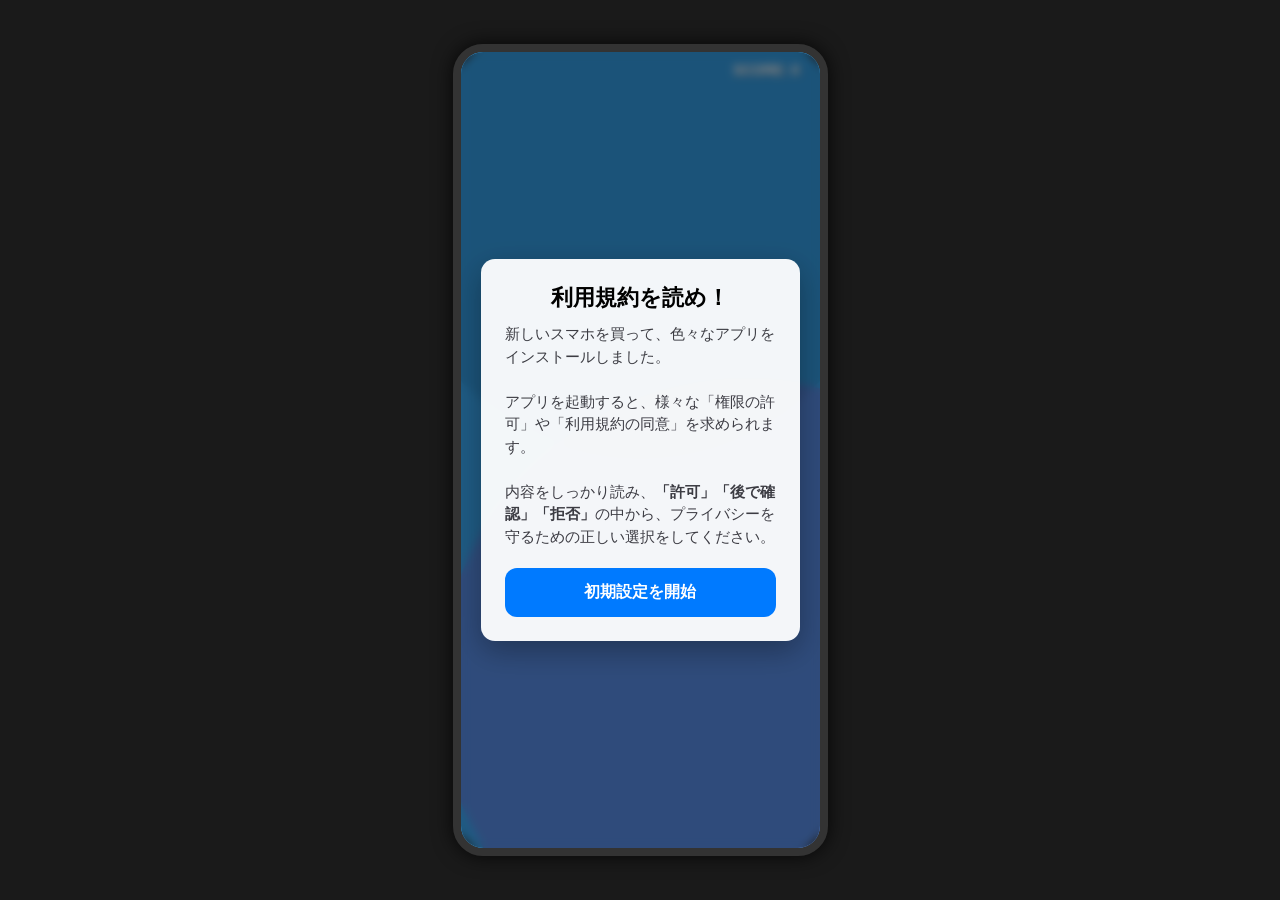
<file: minigames/minigame_Terms_of_Service.html>
<!DOCTYPE html>
<html lang="ja">
<head>
    <meta charset="UTF-8">
    <meta name="viewport" content="width=device-width, initial-scale=1.0">
    <title>「利用規約を読め！」ゲーム</title>
    <style>
        /* =========================================
           CSS Styles
        ========================================= */
        :root {
            --bg-outside: #1a1a1a;
            --phone-bg: url('data:image/svg+xml;utf8,<svg xmlns="http://www.w3.org/2000/svg" width="100%" height="100%"><rect width="100%" height="100%" fill="%233498db"/><circle cx="50%" cy="20%" r="40%" fill="%232980b9" opacity="0.5"/><circle cx="80%" cy="80%" r="50%" fill="%238e44ad" opacity="0.3"/></svg>');
            --dialog-bg: rgba(255, 255, 255, 0.95);
            --text-main: #000000;
            --text-sub: #3c3c43;
            --btn-text: #007aff;
            --btn-danger: #ff3b30;
            --border: rgba(60, 60, 67, 0.29);
        }

        * { box-sizing: border-box; margin: 0; padding: 0; user-select: none; }

        body {
            font-family: -apple-system, BlinkMacSystemFont, "Segoe UI", Roboto, Helvetica, Arial, sans-serif;
            background-color: var(--bg-outside);
            display: flex;
            justify-content: center;
            align-items: center;
            height: 100vh;
            overflow: hidden;
        }

        /* Phone Container */
        #phone-container {
            width: 100%;
            max-width: 375px;
            height: 100%;
            max-height: 812px;
            background: var(--phone-bg) no-repeat center center;
            background-size: cover;
            position: relative;
            box-shadow: 0 0 20px rgba(0,0,0,0.8);
            display: flex;
            flex-direction: column;
            overflow: hidden;
            border-radius: 30px;
            border: 8px solid #333;
        }

        /* Screens Overlay */
        .screen {
            position: absolute;
            top: 0; left: 0; width: 100%; height: 100%;
            background: rgba(0, 0, 0, 0.4);
            backdrop-filter: blur(4px);
            display: none;
            flex-direction: column;
            justify-content: center;
            align-items: center;
            padding: 20px;
            z-index: 10;
        }
        .screen.active { display: flex; }

        /* Start & Result Panel (Not native dialog) */
        .panel {
            background-color: var(--dialog-bg);
            border-radius: 14px;
            padding: 24px;
            text-align: center;
            width: 100%;
            box-shadow: 0 10px 30px rgba(0,0,0,0.3);
        }
        .panel h1 { font-size: 22px; margin-bottom: 10px; color: var(--text-main); }
        .panel p { font-size: 15px; color: var(--text-sub); line-height: 1.5; margin-bottom: 20px; text-align: left;}
        
        .solid-btn {
            background-color: var(--btn-text);
            color: white;
            border: none;
            padding: 14px;
            border-radius: 12px;
            font-size: 16px;
            font-weight: bold;
            width: 100%;
            cursor: pointer;
            transition: transform 0.1s;
        }
        .solid-btn:active { transform: scale(0.96); }

        /* Native-like Dialog Box */
        .dialog-box {
            background-color: var(--dialog-bg);
            width: 270px;
            border-radius: 14px;
            text-align: center;
            box-shadow: 0 4px 16px rgba(0,0,0,0.2);
            animation: popIn 0.3s cubic-bezier(0.175, 0.885, 0.32, 1.275);
            display: flex;
            flex-direction: column;
        }

        @keyframes popIn {
            from { transform: scale(0.8); opacity: 0; }
            to { transform: scale(1); opacity: 1; }
        }

        .dialog-header { padding: 20px 16px; }
        .app-icon { font-size: 48px; margin-bottom: 10px; }
        .dialog-title { font-size: 17px; font-weight: 600; color: var(--text-main); margin-bottom: 6px; line-height: 1.3;}
        .dialog-desc { 
            font-size: 13px; color: var(--text-sub); line-height: 1.4; 
            max-height: 120px; overflow-y: auto; padding: 5px;
            background: rgba(0,0,0,0.03); border-radius: 6px;
            text-align: left;
            white-space: pre-wrap;
        }

        .dialog-actions {
            display: flex;
            flex-direction: column;
            border-top: 1px solid var(--border);
        }

        .dialog-btn {
            background: transparent;
            border: none;
            border-bottom: 1px solid var(--border);
            padding: 12px;
            font-size: 17px;
            color: var(--btn-text);
            cursor: pointer;
            width: 100%;
        }
        .dialog-btn:last-child { border-bottom: none; border-radius: 0 0 14px 14px;}
        .dialog-btn:active { background-color: rgba(0,0,0,0.1); }
        .dialog-btn.allow { font-weight: normal; }
        .dialog-btn.later { font-weight: normal; }
        .dialog-btn.deny { font-weight: 600; color: var(--btn-danger); }

        /* Feedback Toast (修正箇所: 確実に隠す) */
        #feedback-toast {
            position: absolute;
            bottom: 30px;
            left: 50%;
            width: 90%;
            background-color: white;
            border-radius: 12px;
            padding: 16px;
            box-shadow: 0 5px 20px rgba(0,0,0,0.3);
            
            /* 画面外下部へ移動、透明化、クリック無効化 */
            transform: translate(-50%, 150%);
            opacity: 0;
            pointer-events: none;
            
            transition: transform 0.4s cubic-bezier(0.175, 0.885, 0.32, 1.275), opacity 0.3s ease;
            z-index: 20;
            display: flex;
            flex-direction: column;
        }
        
        #feedback-toast.show {
            /* 定位置へ戻し、表示状態にする */
            transform: translate(-50%, 0);
            opacity: 1;
            pointer-events: auto;
        }
        
        .toast-result { font-size: 18px; font-weight: bold; margin-bottom: 8px; }
        .toast-correct { color: #34c759; }
        .toast-wrong { color: #ff3b30; }
        .toast-partial { color: #ff9500; }
        .toast-desc { font-size: 14px; color: #333; line-height: 1.5; margin-bottom: 12px; }
        .toast-next-btn {
            background: #333; color: white; border: none; padding: 10px; border-radius: 8px; font-weight: bold; cursor: pointer;
        }
        .toast-next-btn:active { background: #555; transform: scale(0.98); }

        /* Top Status Bar */
        #status-bar {
            position: absolute;
            top: 10px; right: 20px;
            color: white; font-weight: bold; font-size: 14px;
            text-shadow: 1px 1px 2px rgba(0,0,0,0.5);
            z-index: 5;
        }
    </style>
</head>
<body>

<div id="phone-container">
    <div id="status-bar">SCORE: <span id="ui-score">0</span></div>

    <!-- Screen 1: Start -->
    <div id="screen-start" class="screen active">
        <div class="panel">
            <h1>利用規約を読め！</h1>
            <p>
                新しいスマホを買って、色々なアプリをインストールしました。<br><br>
                アプリを起動すると、様々な「権限の許可」や「利用規約の同意」を求められます。<br><br>
                内容をしっかり読み、<b>「許可」「後で確認」「拒否」</b>の中から、プライバシーを守るための正しい選択をしてください。
            </p>
            <button id="btn-start" class="solid-btn">初期設定を開始</button>
        </div>
    </div>

    <!-- Screen 2: Game (Dialog) -->
    <div id="screen-game" class="screen">
        <div class="dialog-box">
            <div class="dialog-header">
                <div id="app-icon" class="app-icon">❓</div>
                <div id="dialog-title" class="dialog-title">タイトル</div>
                <div id="dialog-desc" class="dialog-desc">説明文</div>
            </div>
            <div class="dialog-actions">
                <button class="dialog-btn allow" data-ans="allow">許可</button>
                <button class="dialog-btn later" data-ans="later">後で確認 (1度だけ)</button>
                <button class="dialog-btn deny" data-ans="deny">拒否 (同意しない)</button>
            </div>
        </div>
    </div>

    <!-- Feedback Toast -->
    <div id="feedback-toast">
        <div id="toast-result" class="toast-result">結果</div>
        <div id="toast-desc" class="toast-desc">解説</div>
        <button id="btn-next" class="toast-next-btn">次へ</button>
    </div>

    <!-- Screen 3: Result -->
    <div id="screen-result" class="screen">
        <div class="panel">
            <h1 id="res-title"></h1>
            <div style="font-size: 40px; font-weight: bold; margin: 10px 0; color: var(--btn-text);">
                <span id="res-score"></span> pt
            </div>
            <p id="res-desc" style="text-align: center;"></p>
            <p style="font-size: 12px; color: gray; text-align: center;">
                ※アプリの権限は、後からスマホの設定画面で変更可能です。迷ったらまずは「拒否」か「後で確認」を選びましょう。
            </p>
            <button id="btn-end" class="solid-btn">結果を送信して終了</button>
        </div>
    </div>
</div>

<script>
/* =========================================
   Configuration (設定)
========================================= */
const USER_SETTINGS = {
    CLEAR_SCORE: 35,    // クリアと判定されるスコア (満点50)
    MAX_SCORE: 50
};

/* =========================================
   Game Data (問題シナリオ)
========================================= */
const SCENARIOS = [
    {
        appName: "スーパー電卓 Pro",
        icon: "🧮",
        title: "「スーパー電卓 Pro」が連絡先へのアクセスを求めています",
        desc: "あなたの連絡先データを使用して、より良い計算体験とフレンド機能を提供します。",
        scores: { allow: 0, later: 5, deny: 10 },
        best: "deny",
        explanation: "電卓にあなたの友達の電話番号は全く不要です！裏で個人情報を収集し、業者に売却する悪徳アプリの典型的な手口です。"
    },
    {
        appName: "ナビゲーションMAP",
        icon: "🗺️",
        title: "「ナビゲーションMAP」が位置情報へのアクセスを求めています",
        desc: "現在地からのルート案内を行うために位置情報を使用します。",
        scores: { allow: 10, later: 5, deny: 0 },
        best: "allow",
        explanation: "地図・ナビアプリが現在地を取得するのは正当な理由です。機能を正しく使うためには許可が必要です。"
    },
    {
        appName: "暇つぶしパズル 無料版",
        icon: "🧩",
        title: "利用規約の同意",
        desc: "第1条：本規約は...\n（中略）\n第42条：ユーザーは本アプリを利用することにより、自身のスマートフォンに保存されている全ての写真の著作権を運営会社に無償で譲渡することに同意するものとします。\n第43条：...",
        scores: { allow: 0, later: 5, deny: 10 },
        best: "deny",
        explanation: "「利用規約なんて誰も読まないだろう」という心理を突いた罠です！怪しいアプリを使う時は、不自然な条項がないか警戒する癖をつけましょう。"
    },
    {
        appName: "美肌カメラ・ライト",
        icon: "📸",
        title: "「美肌カメラ・ライト」がマイクと通話履歴へのアクセスを求めています",
        desc: "最高の写真撮影体験のために必要です。",
        scores: { allow: 0, later: 5, deny: 10 },
        best: "deny",
        explanation: "写真を撮るだけなのに「通話履歴」や「マイク」は不要です。複数の権限をまとめて要求してくる場合、不要なものが混ざっていないか注意が必要です。"
    },
    {
        appName: "毎日のお天気",
        icon: "☀️",
        title: "「毎日のお天気」が常に位置情報を取得することを求めています",
        desc: "アプリを開いていなくても、常に現在地の天気をお知らせします。",
        scores: { allow: 0, later: 10, deny: 5 },
        best: "later",
        explanation: "天気は知りたいですが、24時間「常に」追跡される必要はありません。まずは「後で確認(アプリ使用中のみ許可)」を選ぶのがプライバシー保護の観点で正解です。"
    }
];

/* =========================================
   Game Logic Class
========================================= */
class PermissionDefenseGame {
    constructor() {
        this.score = 0;
        this.currentIdx = 0;
        this.isClear = false;

        // DOM キャッシュ
        this.dom = {
            screens: document.querySelectorAll('.screen'),
            uiScore: document.getElementById('ui-score'),
            btnStart: document.getElementById('btn-start'),
            btnEnd: document.getElementById('btn-end'),
            // Dialog
            appIcon: document.getElementById('app-icon'),
            dTitle: document.getElementById('dialog-title'),
            dDesc: document.getElementById('dialog-desc'),
            ansBtns: document.querySelectorAll('.dialog-btn'),
            // Toast
            toast: document.getElementById('feedback-toast'),
            tResult: document.getElementById('toast-result'),
            tDesc: document.getElementById('toast-desc'),
            btnNext: document.getElementById('btn-next'),
            // Result
            rTitle: document.getElementById('res-title'),
            rScore: document.getElementById('res-score'),
            rDesc: document.getElementById('res-desc')
        };

        // Binds
        this.handleStart = this.startGame.bind(this);
        this.handleAnswer = this.processAnswer.bind(this);
        this.handleNext = this.nextQuestion.bind(this);
        this.handleEnd = this.finishAndSend.bind(this);
    }

    init() {
        this.dom.btnStart.addEventListener('click', this.handleStart);
        this.dom.btnEnd.addEventListener('click', this.handleEnd);
        this.dom.btnNext.addEventListener('click', this.handleNext);
        
        this.dom.ansBtns.forEach(btn => {
            btn.addEventListener('click', this.handleAnswer);
        });
    }

    showScreen(screenId) {
        this.dom.screens.forEach(s => s.classList.remove('active'));
        if (screenId) document.getElementById(screenId).classList.add('active');
    }

    startGame() {
        this.score = 0;
        this.currentIdx = 0;
        this.updateScoreUI();
        this.renderQuestion();
        this.showScreen('screen-game');
    }

    renderQuestion() {
        const q = SCENARIOS[this.currentIdx];
        
        this.dom.appIcon.textContent = q.icon;
        this.dom.dTitle.textContent = q.title;
        this.dom.dDesc.textContent = q.desc;
        
        // アニメーションのリセット
        const box = document.querySelector('.dialog-box');
        box.style.animation = 'none';
        box.offsetHeight; // reflow
        box.style.animation = 'popIn 0.3s cubic-bezier(0.175, 0.885, 0.32, 1.275)';
    }

    processAnswer(e) {
        // 連打防止のためボタンを無効化
        this.dom.ansBtns.forEach(btn => btn.disabled = true);

        const ans = e.target.getAttribute('data-ans');
        const q = SCENARIOS[this.currentIdx];
        const earned = q.scores[ans];
        
        this.score += earned;
        this.updateScoreUI();

        // 判定テキストの設定
        if (earned === 10) {
            this.dom.tResult.textContent = "⭕ 大正解！素晴らしい判断です。";
            this.dom.tResult.className = "toast-result toast-correct";
        } else if (earned > 0) {
            this.dom.tResult.textContent = "△ まあまあ。より安全な選択肢がありました。";
            this.dom.tResult.className = "toast-result toast-partial";
        } else {
            this.dom.tResult.textContent = "❌ 危険！情報が抜き取られます。";
            this.dom.tResult.className = "toast-result toast-wrong";
        }

        this.dom.tDesc.textContent = q.explanation;
        
        // トーストを表示
        this.dom.toast.classList.add('show');
    }

    nextQuestion() {
        // トーストを非表示にする
        this.dom.toast.classList.remove('show');
        this.dom.ansBtns.forEach(btn => btn.disabled = false);

        this.currentIdx++;
        if (this.currentIdx >= SCENARIOS.length) {
            // トーストが下がるアニメーションを待ってから終了画面へ
            setTimeout(() => this.showResult(), 400);
        } else {
            // トーストが下がるのを少し待ってから次の問題を描画
            setTimeout(() => this.renderQuestion(), 400);
        }
    }

    updateScoreUI() {
        this.dom.uiScore.textContent = this.score;
    }

    showResult() {
        this.isClear = this.score >= USER_SETTINGS.CLEAR_SCORE;

        this.dom.rScore.textContent = this.score;

        if (this.isClear) {
            this.dom.rTitle.textContent = "🎉 防衛成功！";
            this.dom.rTitle.style.color = "#34c759";
            this.dom.rDesc.textContent = "見事な情報リテラシーです！あなたは怪しい要求を見抜き、自分の個人情報をしっかり守り抜きました。";
        } else {
            this.dom.rTitle.textContent = "💦 情報漏洩の危機...";
            this.dom.rTitle.style.color = "#ff3b30";
            this.dom.rDesc.textContent = "いくつかの怪しいアプリに権限を与えてしまいました。便利さの裏に潜むリスクにもっと警戒しましょう。";
        }

        this.showScreen('screen-result');
    }

    finishAndSend() {
        const finalScore = this.score;
        const finalClear = this.isClear;

        this.destroy();

        window.parent.postMessage({
            type: 'MINIGAME_END',
            flags: {
                minigame_score: finalScore,
                minigame_clear: finalClear
            }
        }, '*');
    }

    destroy() {
        // イベントリスナーの解除 (安全のためのクローン置換)
        const oldContainer = document.getElementById('phone-container');
        const newContainer = oldContainer.cloneNode(true);
        oldContainer.parentNode.replaceChild(newContainer, oldContainer);
        
        const oldToast = document.getElementById('feedback-toast');
        if (oldToast && oldToast.parentNode) {
            const newToast = oldToast.cloneNode(true);
            oldToast.parentNode.replaceChild(newToast, oldToast);
        }
    }
}

/* =========================================
   Initialization
========================================= */
document.addEventListener('DOMContentLoaded', () => {
    const game = new PermissionDefenseGame();
    game.init();
});
</script>

</body>
</html>
</file>
